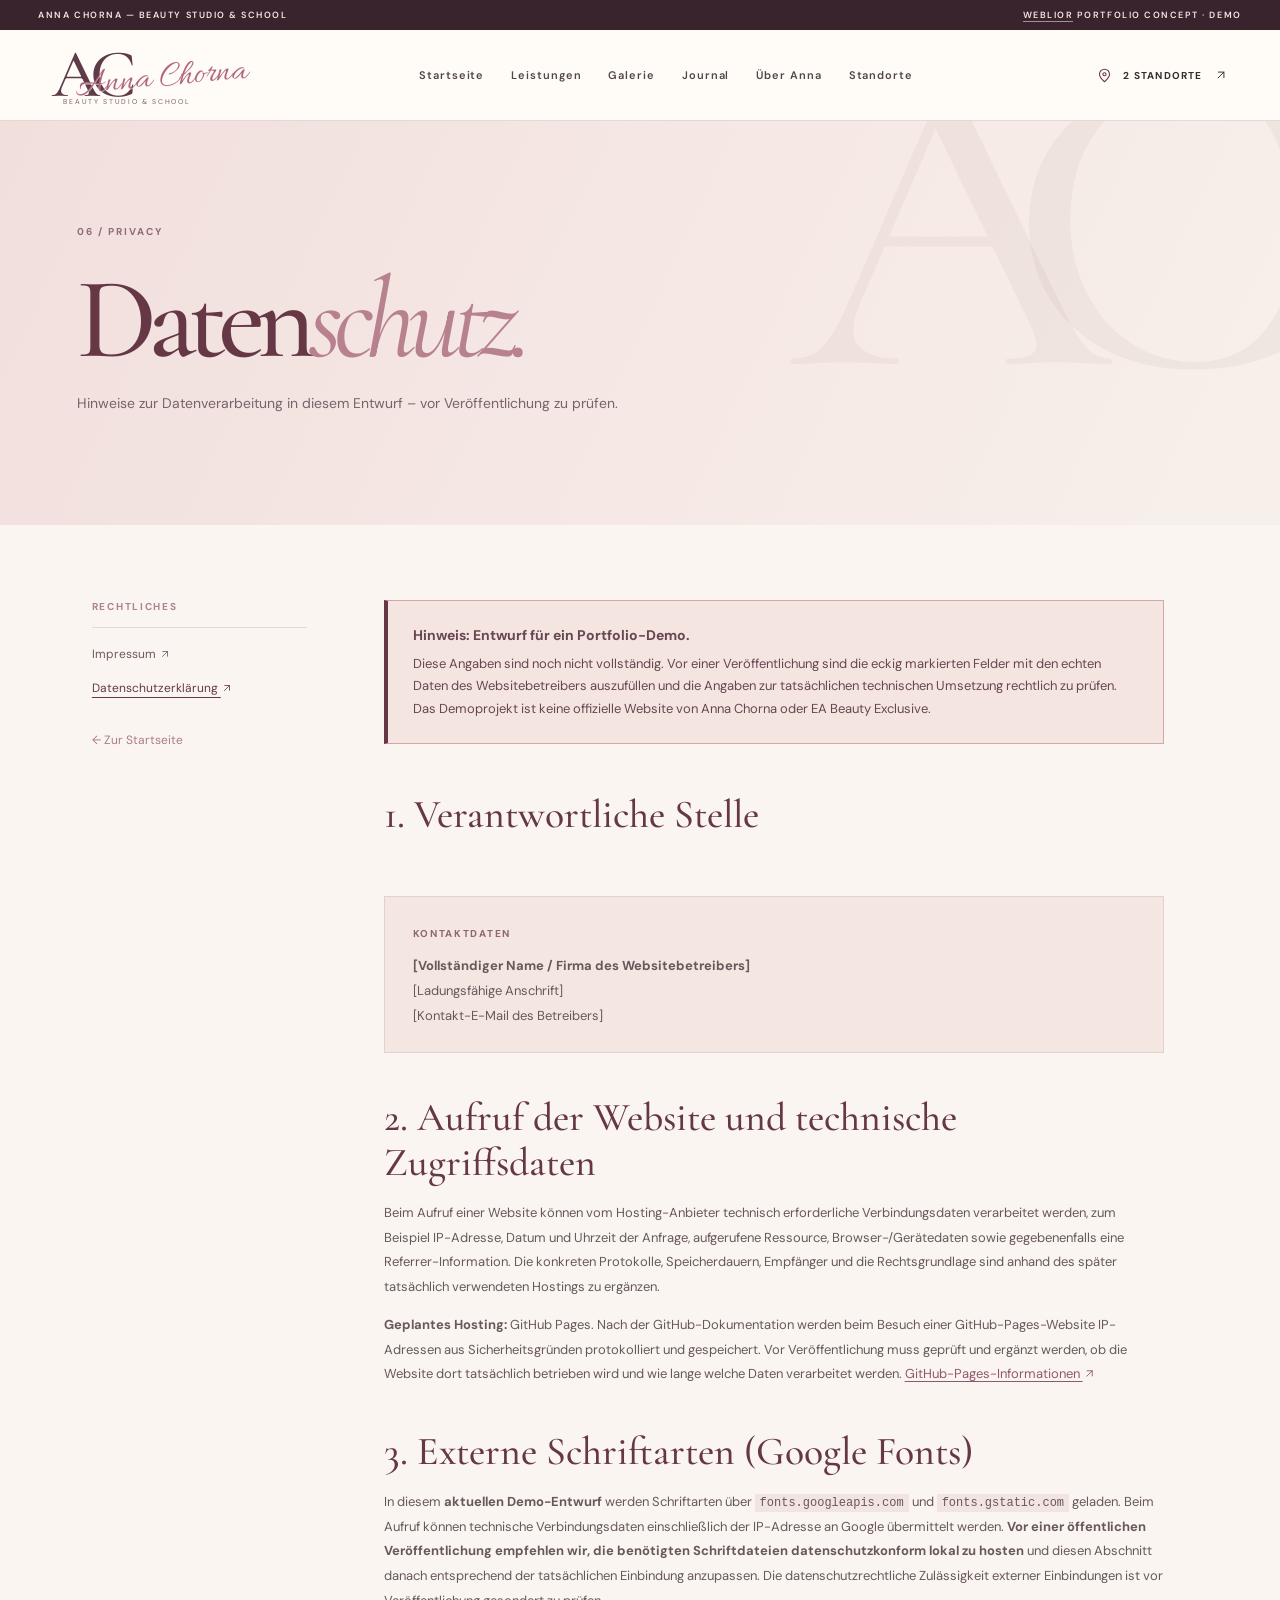
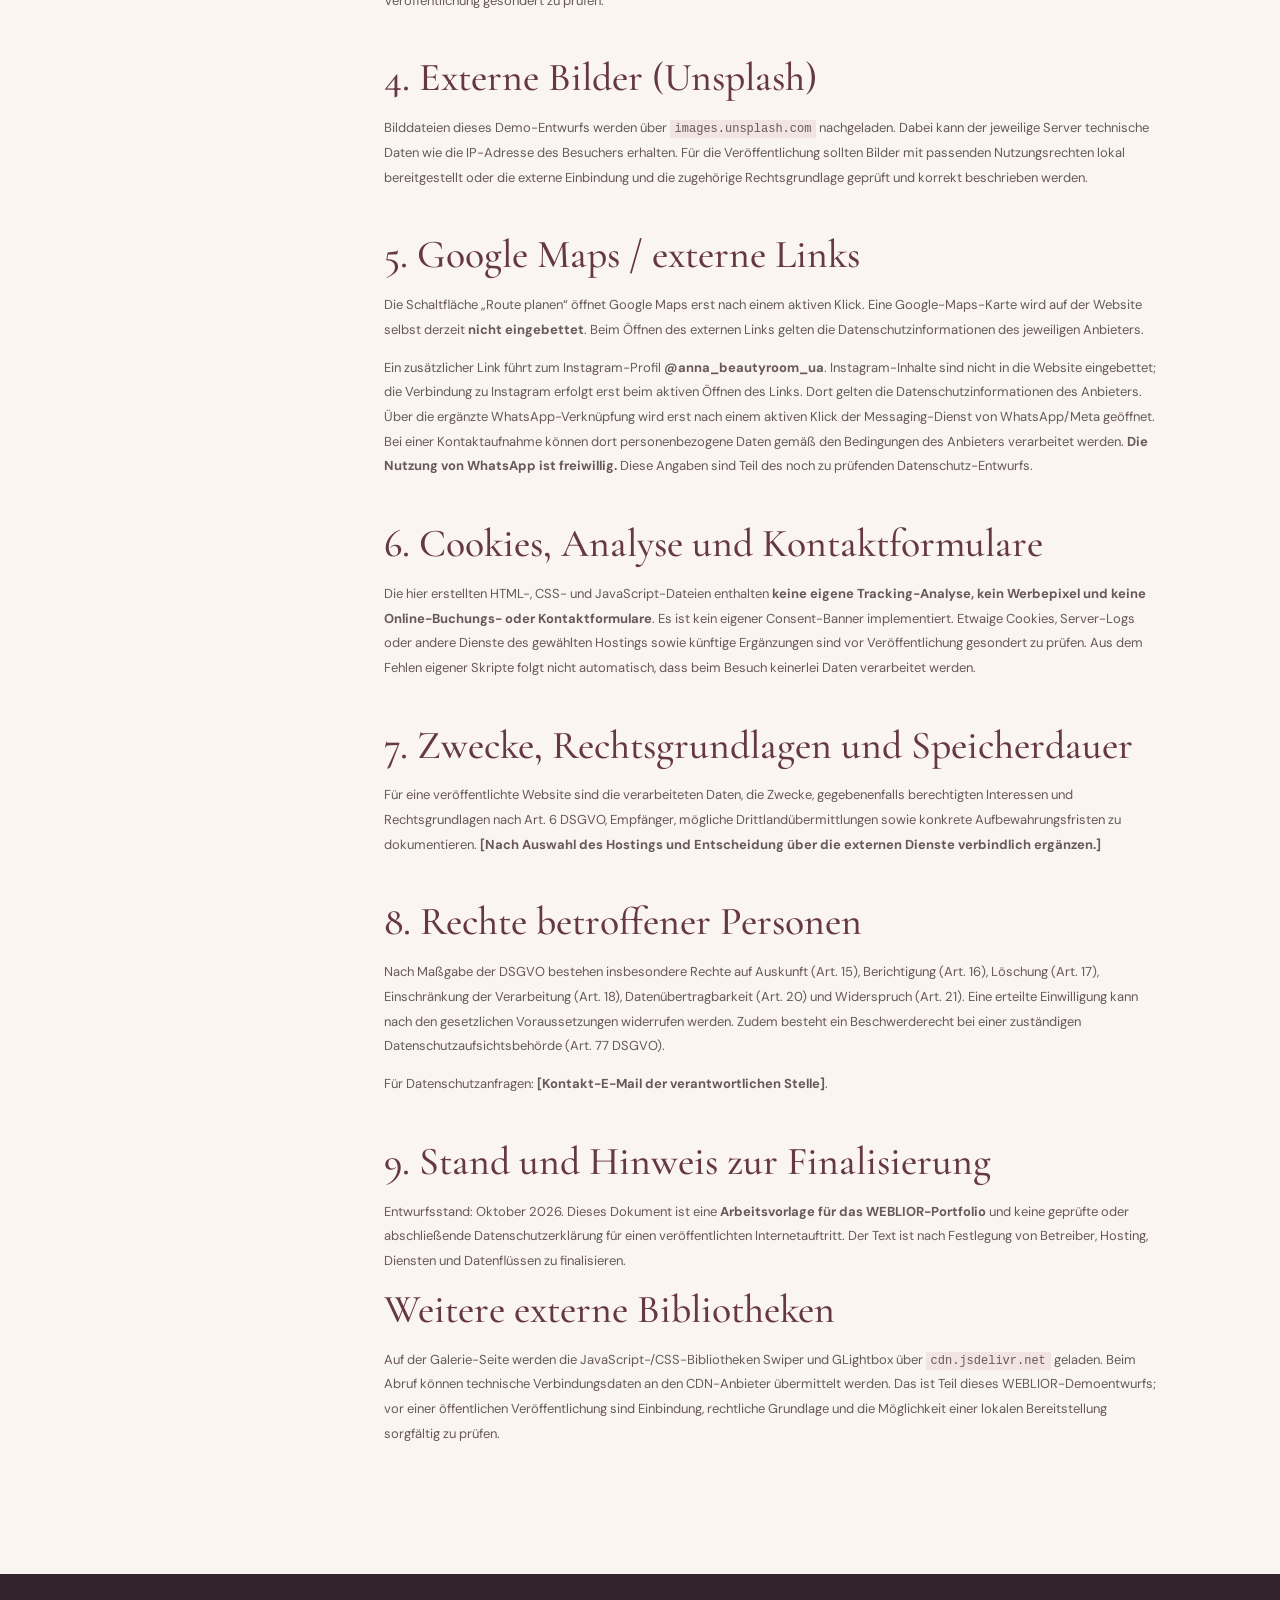
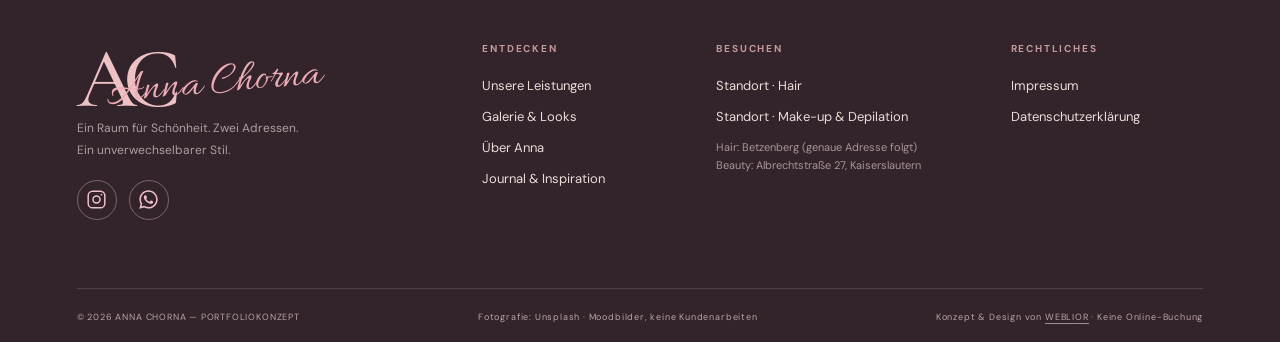
<file: datenschutz.html>
<!DOCTYPE html>

<html lang="de"><head><meta charset="utf-8"/><meta content="width=device-width,initial-scale=1,viewport-fit=cover" name="viewport"/><meta content="noindex,nofollow,noarchive" name="robots"/><meta content="strict-origin-when-cross-origin" name="referrer"/><meta content="#faf5f0" name="theme-color"/><meta content="Datenschutzhinweise für Anna Chorna Beauty Studio &amp; School. Die rechtlichen Angaben müssen vor der Veröffentlichung geprüft werden." name="description"/><title>Datenschutzerklärung | Anna Chorna Beauty Studio</title><link href="https://fonts.googleapis.com" rel="preconnect"/><link crossorigin="" href="https://fonts.gstatic.com" rel="preconnect"/><link href="https://fonts.googleapis.com/css2?family=Allura&amp;family=Bodoni+Moda:ital,opsz,wght@0,6..96,400;0,6..96,500;0,6..96,600;1,6..96,400;1,6..96,500&amp;family=Cormorant+Garamond:ital,wght@0,400;0,500;0,600;0,700;1,400;1,500;1,600&amp;family=DM+Sans:wght@400;500;600;700&amp;display=swap" rel="stylesheet"/><link href="assets/style.css" rel="stylesheet"/><script defer="" src="assets/site.js"></script><meta content="WEBLIOR — Konzept &amp; Design" name="author"/><meta content="light" name="color-scheme"/><meta content="summary_large_image" name="twitter:card"/><meta content="Datenschutzerklärung | Anna Chorna Beauty Studio" name="twitter:title"/><meta content="Datenschutzhinweise für Anna Chorna Beauty Studio &amp; School. Die rechtlichen Angaben müssen vor der Veröffentlichung geprüft werden." name="twitter:description"/><meta content="website" property="og:type"/><meta content="de_DE" property="og:locale"/><meta content="Anna Chorna Beauty Studio &amp; School" property="og:site_name"/><meta content="Datenschutzerklärung | Anna Chorna Beauty Studio" property="og:title"/><meta content="Datenschutzhinweise für Anna Chorna Beauty Studio &amp; School. Die rechtlichen Angaben müssen vor der Veröffentlichung geprüft werden." property="og:description"/><meta content="https://serdjuktanya.github.io/anna-chorna-beauty/datenschutz.html" property="og:url"/><meta content="https://serdjuktanya.github.io/anna-chorna-beauty/assets/og-anna-chorna-v219.jpg" property="og:image"/><meta content="https://serdjuktanya.github.io/anna-chorna-beauty/assets/og-anna-chorna-v219.jpg" property="og:image:secure_url"/><meta content="image/jpeg" property="og:image:type"/><meta content="1200" property="og:image:width"/><meta content="630" property="og:image:height"/><meta content="https://serdjuktanya.github.io/anna-chorna-beauty/assets/og-anna-chorna-v219.jpg" name="twitter:image"/><link href="assets/favicon.svg" rel="icon" type="image/svg+xml"/><link href="assets/apple-touch-icon.png" rel="apple-touch-icon" sizes="180x180"/><link href="site.webmanifest" rel="manifest"/><script type="application/ld+json">{"@context": "https://schema.org", "@type": "WebPage", "name": "Datenschutz – Konzeptwebsite Anna Chorna | WEBLIOR", "description": "Datenschutzhinweise im Entwurf für die WEBLIOR-Konzeptwebsite Anna Chorna; vor öffentlicher Nutzung rechtlich prüfen.", "inLanguage": "de-DE", "isPartOf": {"@type": "WebSite", "name": "Anna Chorna — WEBLIOR Portfolio Concept", "inLanguage": "de-DE"}, "about": {"@type": "CreativeWork", "name": "Anna Chorna Beauty Studio & School — Webdesignkonzept", "creator": {"@type": "Organization", "name": "WEBLIOR"}, "isAccessibleForFree": true, "description": "Unveröffentlichtes Portfolio-Konzept. Keine verifizierten Kundenarbeiten oder Betreiberangaben."}}</script><meta content="Illustratives Beauty-Porträt mit dem Logo Anna Chorna Beauty Studio &amp; School" property="og:image:alt"/></head><body class="page-legal"><a class="skip-link" href="#main">Zum Inhalt springen</a><div class="concept-bar"><span>ANNA CHORNA — BEAUTY STUDIO &amp; SCHOOL</span><span><a aria-label="WEBLIOR Webdesign in einem neuen Tab öffnen" class="weblior-credit-link" href="https://weblior.de/" rel="noopener noreferrer" target="_blank">WEBLIOR</a> PORTFOLIO CONCEPT · DEMO</span></div><header class="site-header" id="top">
<div class="header-inner">
<a aria-label="Anna Chorna — Startseite" class="wordmark" href="index.html"><span aria-hidden="true" class="brand-crest"><span class="brand-ac">AC</span><span class="brand-script">Anna Chorna</span></span><small>BEAUTY STUDIO &amp; SCHOOL</small></a>
<button aria-controls="site-nav" aria-expanded="false" aria-label="Menü öffnen" class="nav-toggle" type="button"><span></span><span></span><span></span></button>
<nav aria-label="Hauptnavigation" class="site-nav" id="site-nav"><a href="index.html">Startseite</a><a href="leistungen.html">Leistungen</a><a href="galerie.html">Galerie</a><a href="journal.html">Journal</a><a href="ueber-anna.html">Über Anna</a><a href="kontakt.html">Standorte</a></nav>
<a class="header-location" href="kontakt.html"><span aria-hidden="true" class="pin-icon"><svg aria-hidden="true" class="ui-icon" viewbox="0 0 24 24"><path d="M20 10c0 5-8 12-8 12S4 15 4 10a8 8 0 1 1 16 0Z"></path><circle cx="12" cy="10" r="2.5"></circle></svg></span> 2 STANDORTE <span class="arrow"><svg aria-hidden="true" class="icon-arrow-up-right" fill="none" focusable="false" stroke="currentColor" stroke-linecap="round" stroke-linejoin="round" stroke-width="1.65" viewbox="0 0 24 24" xmlns="http://www.w3.org/2000/svg"><path d="M7 17 17 7M7.5 7H17v9.5"></path></svg></span></a>
</div>
</header><main id="main"><section class="legal-hero section-shell"><div aria-hidden="true" class="legal-hero-decoration">AC</div><span class="micro-label" data-reveal="rise">06 / PRIVACY</span><h1 data-reveal="rise" id="legal-title">Daten<em>schutz.</em></h1><p data-reveal="slide">Hinweise zur Datenverarbeitung in diesem Entwurf – vor Veröffentlichung zu prüfen.</p></section><div class="legal-shell"><aside class="legal-side"><span>RECHTLICHES</span><a href="impressum.html">Impressum <svg aria-hidden="true" class="icon-arrow-up-right" fill="none" focusable="false" stroke="currentColor" stroke-linecap="round" stroke-linejoin="round" stroke-width="1.65" viewbox="0 0 24 24" xmlns="http://www.w3.org/2000/svg"><path d="M7 17 17 7M7.5 7H17v9.5"></path></svg></a><a aria-current="page" href="datenschutz.html">Datenschutzerklärung <svg aria-hidden="true" class="icon-arrow-up-right" fill="none" focusable="false" stroke="currentColor" stroke-linecap="round" stroke-linejoin="round" stroke-width="1.65" viewbox="0 0 24 24" xmlns="http://www.w3.org/2000/svg"><path d="M7 17 17 7M7.5 7H17v9.5"></path></svg></a><a class="legal-back" href="index.html">← Zur Startseite</a></aside><div class="legal-main"><div class="legal-warning" role="note"><strong>Hinweis: Entwurf für ein Portfolio-Demo.</strong> Diese Angaben sind noch nicht vollständig. Vor einer Veröffentlichung sind die eckig markierten Felder mit den echten Daten des Websitebetreibers auszufüllen und die Angaben zur tatsächlichen technischen Umsetzung rechtlich zu prüfen. Das Demoprojekt ist keine offizielle Website von Anna Chorna oder EA Beauty Exclusive.</div>
<section aria-labelledby="legal-title" class="legal-content">
<h2 data-reveal="rise" id="verantwortlicher">1. Verantwortliche Stelle</h2>
<p data-reveal="soft">Verantwortlich für die Verarbeitung personenbezogener Daten beim veröffentlichten WEBLIOR-Portfolioprojekt:</p>
<div class="legal-detail"><span>KONTAKTDATEN</span><p data-reveal="slide"><strong>[Vollständiger Name / Firma des Websitebetreibers]</strong><br/>[Ladungsfähige Anschrift]<br/>[Kontakt-E-Mail des Betreibers]</p></div>
<h2 data-reveal="rise" id="zugriff">2. Aufruf der Website und technische Zugriffsdaten</h2>
<p data-reveal="soft">Beim Aufruf einer Website können vom Hosting-Anbieter technisch erforderliche Verbindungsdaten verarbeitet werden, zum Beispiel IP-Adresse, Datum und Uhrzeit der Anfrage, aufgerufene Ressource, Browser-/Gerätedaten sowie gegebenenfalls eine Referrer-Information. Die konkreten Protokolle, Speicherdauern, Empfänger und die Rechtsgrundlage sind anhand des später tatsächlich verwendeten Hostings zu ergänzen.</p>
<p data-reveal="slide"><strong>Geplantes Hosting:</strong> GitHub Pages. Nach der GitHub-Dokumentation werden beim Besuch einer GitHub-Pages-Website IP-Adressen aus Sicherheitsgründen protokolliert und gespeichert. Vor Veröffentlichung muss geprüft und ergänzt werden, ob die Website dort tatsächlich betrieben wird und wie lange welche Daten verarbeitet werden. <a href="https://docs.github.com/de/pages/getting-started-with-github-pages/what-is-github-pages" rel="noopener noreferrer" target="_blank">GitHub-Pages-Informationen <svg aria-hidden="true" class="icon-arrow-up-right" fill="none" focusable="false" stroke="currentColor" stroke-linecap="round" stroke-linejoin="round" stroke-width="1.65" viewbox="0 0 24 24" xmlns="http://www.w3.org/2000/svg"><path d="M7 17 17 7M7.5 7H17v9.5"></path></svg></a></p>
<h2 data-reveal="rise" id="schriftarten">3. Externe Schriftarten (Google Fonts)</h2>
<p data-reveal="soft">In diesem <strong>aktuellen Demo-Entwurf</strong> werden Schriftarten über <code>fonts.googleapis.com</code> und <code>fonts.gstatic.com</code> geladen. Beim Aufruf können technische Verbindungsdaten einschließlich der IP-Adresse an Google übermittelt werden. <strong>Vor einer öffentlichen Veröffentlichung empfehlen wir, die benötigten Schriftdateien datenschutzkonform lokal zu hosten</strong> und diesen Abschnitt danach entsprechend der tatsächlichen Einbindung anzupassen. Die datenschutzrechtliche Zulässigkeit externer Einbindungen ist vor Veröffentlichung gesondert zu prüfen.</p>
<h2 data-reveal="rise" id="bilder">4. Externe Bilder (Unsplash)</h2>
<p data-reveal="slide">Bilddateien dieses Demo-Entwurfs werden über <code>images.unsplash.com</code> nachgeladen. Dabei kann der jeweilige Server technische Daten wie die IP-Adresse des Besuchers erhalten. Für die Veröffentlichung sollten Bilder mit passenden Nutzungsrechten lokal bereitgestellt oder die externe Einbindung und die zugehörige Rechtsgrundlage geprüft und korrekt beschrieben werden.</p>
<h2 data-reveal="rise" id="karten">5. Google Maps / externe Links</h2>
<p data-reveal="soft">Die Schaltfläche „Route planen“ öffnet Google Maps erst nach einem aktiven Klick. Eine Google-Maps-Karte wird auf der Website selbst derzeit <strong>nicht eingebettet</strong>. Beim Öffnen des externen Links gelten die Datenschutzinformationen des jeweiligen Anbieters.</p>
<p data-reveal="soft">Ein zusätzlicher Link führt zum Instagram-Profil <strong>@anna_beautyroom_ua</strong>. Instagram-Inhalte sind nicht in die Website eingebettet; die Verbindung zu Instagram erfolgt erst beim aktiven Öffnen des Links. Dort gelten die Datenschutzinformationen des Anbieters. Über die ergänzte WhatsApp-Verknüpfung wird erst nach einem aktiven Klick der Messaging-Dienst von WhatsApp/Meta geöffnet. Bei einer Kontaktaufnahme können dort personenbezogene Daten gemäß den Bedingungen des Anbieters verarbeitet werden. <strong>Die Nutzung von WhatsApp ist freiwillig.</strong> Diese Angaben sind Teil des noch zu prüfenden Datenschutz-Entwurfs.</p>
<h2 data-reveal="rise" id="cookies">6. Cookies, Analyse und Kontaktformulare</h2>
<p data-reveal="slide">Die hier erstellten HTML-, CSS- und JavaScript-Dateien enthalten <strong>keine eigene Tracking-Analyse, kein Werbepixel und keine Online-Buchungs- oder Kontaktformulare</strong>. Es ist kein eigener Consent-Banner implementiert. Etwaige Cookies, Server-Logs oder andere Dienste des gewählten Hostings sowie künftige Ergänzungen sind vor Veröffentlichung gesondert zu prüfen. Aus dem Fehlen eigener Skripte folgt nicht automatisch, dass beim Besuch keinerlei Daten verarbeitet werden.</p>
<h2 data-reveal="rise" id="rechtsgrundlagen">7. Zwecke, Rechtsgrundlagen und Speicherdauer</h2>
<p data-reveal="soft">Für eine veröffentlichte Website sind die verarbeiteten Daten, die Zwecke, gegebenenfalls berechtigten Interessen und Rechtsgrundlagen nach Art. 6 DSGVO, Empfänger, mögliche Drittlandübermittlungen sowie konkrete Aufbewahrungsfristen zu dokumentieren. <strong>[Nach Auswahl des Hostings und Entscheidung über die externen Dienste verbindlich ergänzen.]</strong></p>
<h2 data-reveal="rise" id="rechte">8. Rechte betroffener Personen</h2>
<p data-reveal="slide">Nach Maßgabe der DSGVO bestehen insbesondere Rechte auf Auskunft (Art. 15), Berichtigung (Art. 16), Löschung (Art. 17), Einschränkung der Verarbeitung (Art. 18), Datenübertragbarkeit (Art. 20) und Widerspruch (Art. 21). Eine erteilte Einwilligung kann nach den gesetzlichen Voraussetzungen widerrufen werden. Zudem besteht ein Beschwerderecht bei einer zuständigen Datenschutzaufsichtsbehörde (Art. 77 DSGVO).</p>
<p data-reveal="soft">Für Datenschutzanfragen: <strong>[Kontakt-E-Mail der verantwortlichen Stelle]</strong>.</p>
<h2 data-reveal="rise" id="stand">9. Stand und Hinweis zur Finalisierung</h2>
<p data-reveal="slide">Entwurfsstand: Oktober 2026. Dieses Dokument ist eine <strong>Arbeitsvorlage für das WEBLIOR-Portfolio</strong> und keine geprüfte oder abschließende Datenschutzerklärung für einen veröffentlichten Internetauftritt. Der Text ist nach Festlegung von Betreiber, Hosting, Diensten und Datenflüssen zu finalisieren.</p>
<section aria-labelledby="vendor-note" class="legal-vendor-note"><h2 id="vendor-note">Weitere externe Bibliotheken</h2><p>Auf der Galerie-Seite werden die JavaScript-/CSS-Bibliotheken Swiper und GLightbox über <code>cdn.jsdelivr.net</code> geladen. Beim Abruf können technische Verbindungsdaten an den CDN-Anbieter übermittelt werden. Das ist Teil dieses WEBLIOR-Demoentwurfs; vor einer öffentlichen Veröffentlichung sind Einbindung, rechtliche Grundlage und die Möglichkeit einer lokalen Bereitstellung sorgfältig zu prüfen.</p></section></section></div></div></main><button aria-label="Nach oben scrollen" class="back-top" type="button"><svg aria-hidden="true" class="ui-icon" viewbox="0 0 24 24"><path d="m12 19 0-14m-7 7 7-7 7 7"></path></svg></button><footer class="site-footer"><div class="footer-inner"><div class="foot-brand"><span aria-hidden="true" class="brand-crest"><span class="brand-ac">AC</span><span class="brand-script">Anna Chorna</span></span><p>Ein Raum für Schönheit. Zwei Adressen.<br/>Ein unverwechselbarer Stil.</p><div aria-label="Instagram und WhatsApp" class="social-icon-links"><a aria-label="Anna Chorna auf Instagram öffnen" class="social-icon-link" href="https://www.instagram.com/anna_beautyroom_ua/" rel="noopener noreferrer" target="_blank" title="Instagram"><svg aria-hidden="true" fill="none" stroke="currentColor" stroke-linecap="round" stroke-linejoin="round" stroke-width="1.7" viewbox="0 0 24 24"><rect height="19" rx="5" width="19" x="2.5" y="2.5"></rect><circle cx="12" cy="12" r="4"></circle><circle cx="17.7" cy="6.5" fill="currentColor" r="1" stroke="none"></circle></svg></a><a aria-label="Anna Chorna auf WhatsApp kontaktieren" class="social-icon-link" href="https://wa.me/4915155448378" rel="noopener noreferrer" target="_blank" title="WhatsApp"><svg aria-hidden="true" fill="currentColor" viewbox="0 0 448 512" xmlns="http://www.w3.org/2000/svg"><path d="M380.9 97.1C339 55.1 283.2 32 223.9 32c-122.4 0-222 99.6-222 222 0 39.1 10.2 77.3 29.6 111L0 480l117.7-30.9c32.4 17.7 68.9 27 106.1 27h.1c122.3 0 224.1-99.6 224.1-222 0-59.3-25.2-115-67.1-157zm-157 341.6c-33.2 0-65.7-8.9-94-25.7l-6.7-4-69.8 18.3L72 359.2l-4.4-7c-18.5-29.4-28.2-63.3-28.2-98.2 0-101.7 82.8-184.5 184.6-184.5 49.3 0 95.6 19.2 130.4 54.1 34.8 34.9 56.2 81.2 56.1 130.5 0 101.8-84.9 184.6-186.6 184.6zm101.2-138.2c-5.5-2.8-32.8-16.2-37.9-18-5.1-1.9-8.8-2.8-12.5 2.8-3.7 5.6-14.3 18-17.6 21.8-3.2 3.7-6.5 4.2-12 1.4-32.6-16.3-54-29.1-75.5-66-5.7-9.8 5.7-9.1 16.3-30.3 1.8-3.7.9-6.9-.5-9.7-1.4-2.8-12.5-30.1-17.1-41.2-4.5-10.8-9.1-9.3-12.5-9.5-3.2-.2-6.9-.2-10.6-.2-3.7 0-9.7 1.4-14.8 6.9-5.1 5.6-19.4 19-19.4 46.3 0 27.3 19.9 53.7 22.6 57.4 2.8 3.7 39.1 59.7 94.8 83.8 35.2 15.2 49 16.5 66.6 13.9 10.7-1.6 32.8-13.4 37.4-26.4 4.6-13 4.6-24.1 3.2-26.4-1.3-2.5-5-3.9-10.5-6.6z"></path></svg></a></div></div><div class="footer-links"><span>ENTDECKEN</span><a href="leistungen.html">Unsere Leistungen</a><a href="galerie.html">Galerie &amp; Looks</a><a href="ueber-anna.html">Über Anna</a><a href="journal.html">Journal &amp; Inspiration</a></div><div class="footer-links"><span>BESUCHEN</span><a href="kontakt.html#hair-location">Standort · Hair</a><a href="kontakt.html#beauty-location">Standort · Make-up &amp; Depilation</a><p>Hair: Betzenberg (genaue Adresse folgt)<br/>Beauty: Albrechtstraße 27, Kaiserslautern</p></div><div class="footer-links footer-legal"><span>RECHTLICHES</span><a href="impressum.html">Impressum</a><a href="datenschutz.html">Datenschutzerklärung</a></div></div><div class="footer-bottom"><span>© 2026 ANNA CHORNA — PORTFOLIOKONZEPT</span><span>Fotografie: Unsplash · Moodbilder, keine Kundenarbeiten</span><span>Konzept &amp; Design von <a aria-label="WEBLIOR Webdesign in einem neuen Tab öffnen" class="weblior-credit-link" href="https://weblior.de/" rel="noopener noreferrer" target="_blank">WEBLIOR</a> · Keine Online-Buchung</span></div></footer></body></html>
</file>
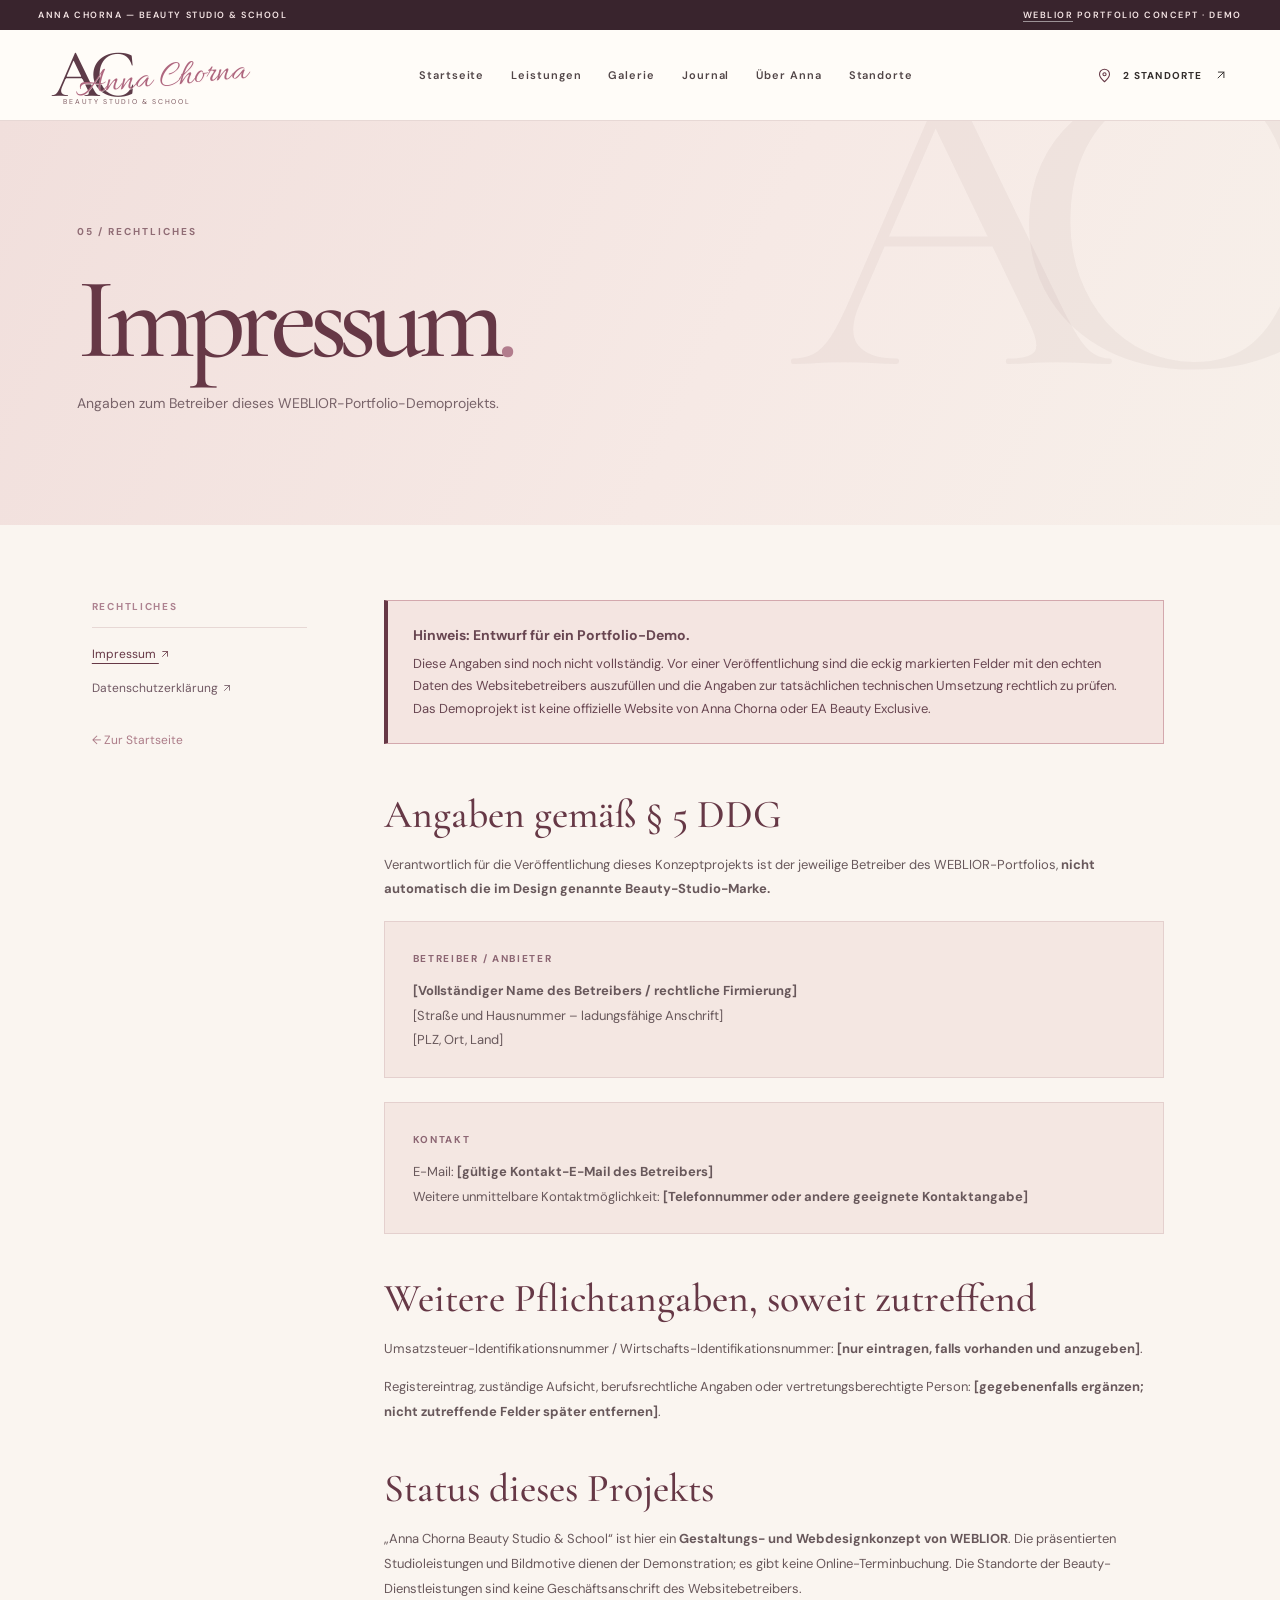
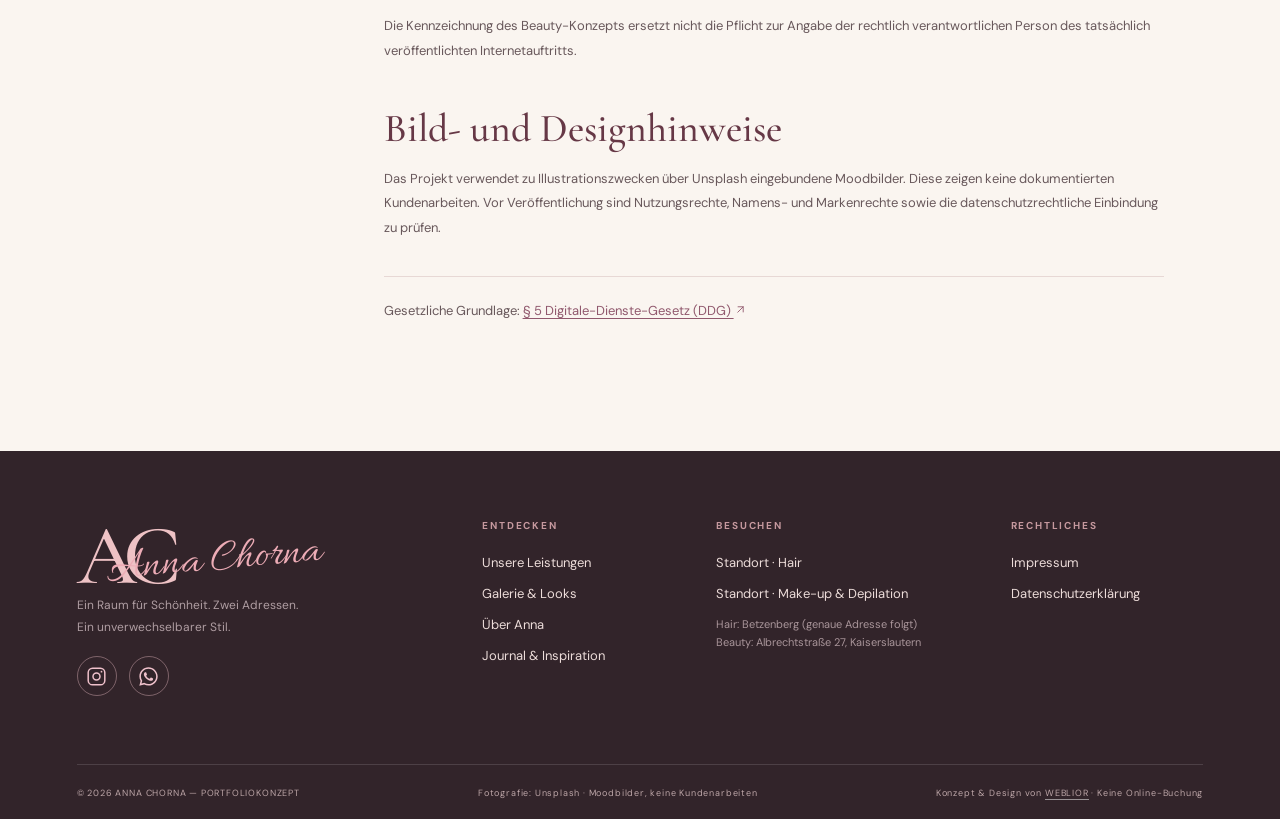
<file: impressum.html>
<!DOCTYPE html>

<html lang="de"><head><meta charset="utf-8"/><meta content="width=device-width,initial-scale=1,viewport-fit=cover" name="viewport"/><meta content="noindex,nofollow,noarchive" name="robots"/><meta content="strict-origin-when-cross-origin" name="referrer"/><meta content="#faf5f0" name="theme-color"/><meta content="Impressum der Website Anna Chorna Beauty Studio &amp; School. Rechtliche Angaben befinden sich derzeit in Vorbereitung." name="description"/><title>Impressum | Anna Chorna Beauty Studio &amp; School</title><link href="https://fonts.googleapis.com" rel="preconnect"/><link crossorigin="" href="https://fonts.gstatic.com" rel="preconnect"/><link href="https://fonts.googleapis.com/css2?family=Allura&amp;family=Bodoni+Moda:ital,opsz,wght@0,6..96,400;0,6..96,500;0,6..96,600;1,6..96,400;1,6..96,500&amp;family=Cormorant+Garamond:ital,wght@0,400;0,500;0,600;0,700;1,400;1,500;1,600&amp;family=DM+Sans:wght@400;500;600;700&amp;display=swap" rel="stylesheet"/><link href="assets/style.css" rel="stylesheet"/><script defer="" src="assets/site.js"></script><meta content="WEBLIOR — Konzept &amp; Design" name="author"/><meta content="light" name="color-scheme"/><meta content="summary_large_image" name="twitter:card"/><meta content="Impressum | Anna Chorna Beauty Studio &amp; School" name="twitter:title"/><meta content="Impressum der Website Anna Chorna Beauty Studio &amp; School. Rechtliche Angaben befinden sich derzeit in Vorbereitung." name="twitter:description"/><meta content="website" property="og:type"/><meta content="de_DE" property="og:locale"/><meta content="Anna Chorna Beauty Studio &amp; School" property="og:site_name"/><meta content="Impressum | Anna Chorna Beauty Studio &amp; School" property="og:title"/><meta content="Impressum der Website Anna Chorna Beauty Studio &amp; School. Rechtliche Angaben befinden sich derzeit in Vorbereitung." property="og:description"/><meta content="https://serdjuktanya.github.io/anna-chorna-beauty/impressum.html" property="og:url"/><meta content="https://serdjuktanya.github.io/anna-chorna-beauty/assets/og-anna-chorna-v219.jpg" property="og:image"/><meta content="https://serdjuktanya.github.io/anna-chorna-beauty/assets/og-anna-chorna-v219.jpg" property="og:image:secure_url"/><meta content="image/jpeg" property="og:image:type"/><meta content="1200" property="og:image:width"/><meta content="630" property="og:image:height"/><meta content="https://serdjuktanya.github.io/anna-chorna-beauty/assets/og-anna-chorna-v219.jpg" name="twitter:image"/><link href="assets/favicon.svg" rel="icon" type="image/svg+xml"/><link href="assets/apple-touch-icon.png" rel="apple-touch-icon" sizes="180x180"/><link href="site.webmanifest" rel="manifest"/><script type="application/ld+json">{"@context": "https://schema.org", "@type": "WebPage", "name": "Impressum – Konzeptwebsite Anna Chorna | WEBLIOR", "description": "Impressum-Entwurf der WEBLIOR-Konzeptwebsite Anna Chorna. Betreiberangaben müssen vor Veröffentlichung vervollständigt werden.", "inLanguage": "de-DE", "isPartOf": {"@type": "WebSite", "name": "Anna Chorna — WEBLIOR Portfolio Concept", "inLanguage": "de-DE"}, "about": {"@type": "CreativeWork", "name": "Anna Chorna Beauty Studio & School — Webdesignkonzept", "creator": {"@type": "Organization", "name": "WEBLIOR"}, "isAccessibleForFree": true, "description": "Unveröffentlichtes Portfolio-Konzept. Keine verifizierten Kundenarbeiten oder Betreiberangaben."}}</script><meta content="Illustratives Beauty-Porträt mit dem Logo Anna Chorna Beauty Studio &amp; School" property="og:image:alt"/></head><body class="page-legal"><a class="skip-link" href="#main">Zum Inhalt springen</a><div class="concept-bar"><span>ANNA CHORNA — BEAUTY STUDIO &amp; SCHOOL</span><span><a aria-label="WEBLIOR Webdesign in einem neuen Tab öffnen" class="weblior-credit-link" href="https://weblior.de/" rel="noopener noreferrer" target="_blank">WEBLIOR</a> PORTFOLIO CONCEPT · DEMO</span></div><header class="site-header" id="top">
<div class="header-inner">
<a aria-label="Anna Chorna — Startseite" class="wordmark" href="index.html"><span aria-hidden="true" class="brand-crest"><span class="brand-ac">AC</span><span class="brand-script">Anna Chorna</span></span><small>BEAUTY STUDIO &amp; SCHOOL</small></a>
<button aria-controls="site-nav" aria-expanded="false" aria-label="Menü öffnen" class="nav-toggle" type="button"><span></span><span></span><span></span></button>
<nav aria-label="Hauptnavigation" class="site-nav" id="site-nav"><a href="index.html">Startseite</a><a href="leistungen.html">Leistungen</a><a href="galerie.html">Galerie</a><a href="journal.html">Journal</a><a href="ueber-anna.html">Über Anna</a><a href="kontakt.html">Standorte</a></nav>
<a class="header-location" href="kontakt.html"><span aria-hidden="true" class="pin-icon"><svg aria-hidden="true" class="ui-icon" viewbox="0 0 24 24"><path d="M20 10c0 5-8 12-8 12S4 15 4 10a8 8 0 1 1 16 0Z"></path><circle cx="12" cy="10" r="2.5"></circle></svg></span> 2 STANDORTE <span class="arrow"><svg aria-hidden="true" class="icon-arrow-up-right" fill="none" focusable="false" stroke="currentColor" stroke-linecap="round" stroke-linejoin="round" stroke-width="1.65" viewbox="0 0 24 24" xmlns="http://www.w3.org/2000/svg"><path d="M7 17 17 7M7.5 7H17v9.5"></path></svg></span></a>
</div>
</header><main id="main"><section class="legal-hero section-shell"><div aria-hidden="true" class="legal-hero-decoration">AC</div><span class="micro-label" data-reveal="rise">05 / RECHTLICHES</span><h1 data-reveal="rise" id="legal-title">Impressum<span class="legal-dot">.</span></h1><p data-reveal="slide">Angaben zum Betreiber dieses WEBLIOR-Portfolio-Demoprojekts.</p></section><div class="legal-shell"><aside class="legal-side"><span>RECHTLICHES</span><a aria-current="page" href="impressum.html">Impressum <svg aria-hidden="true" class="icon-arrow-up-right" fill="none" focusable="false" stroke="currentColor" stroke-linecap="round" stroke-linejoin="round" stroke-width="1.65" viewbox="0 0 24 24" xmlns="http://www.w3.org/2000/svg"><path d="M7 17 17 7M7.5 7H17v9.5"></path></svg></a><a href="datenschutz.html">Datenschutzerklärung <svg aria-hidden="true" class="icon-arrow-up-right" fill="none" focusable="false" stroke="currentColor" stroke-linecap="round" stroke-linejoin="round" stroke-width="1.65" viewbox="0 0 24 24" xmlns="http://www.w3.org/2000/svg"><path d="M7 17 17 7M7.5 7H17v9.5"></path></svg></a><a class="legal-back" href="index.html">← Zur Startseite</a></aside><div class="legal-main"><div class="legal-warning" role="note"><strong>Hinweis: Entwurf für ein Portfolio-Demo.</strong> Diese Angaben sind noch nicht vollständig. Vor einer Veröffentlichung sind die eckig markierten Felder mit den echten Daten des Websitebetreibers auszufüllen und die Angaben zur tatsächlichen technischen Umsetzung rechtlich zu prüfen. Das Demoprojekt ist keine offizielle Website von Anna Chorna oder EA Beauty Exclusive.</div>
<section aria-labelledby="legal-title" class="legal-content">
<h2 data-reveal="rise" id="angaben">Angaben gemäß § 5 DDG</h2>
<p data-reveal="soft">Verantwortlich für die Veröffentlichung dieses Konzeptprojekts ist der jeweilige Betreiber des WEBLIOR-Portfolios, <strong>nicht automatisch die im Design genannte Beauty-Studio-Marke.</strong></p>
<div class="legal-detail"><span>BETREIBER / ANBIETER</span><p data-reveal="slide"><strong>[Vollständiger Name des Betreibers / rechtliche Firmierung]</strong><br/>[Straße und Hausnummer – ladungsfähige Anschrift]<br/>[PLZ, Ort, Land]</p></div>
<div class="legal-detail"><span>KONTAKT</span><p data-reveal="soft">E-Mail: <strong>[gültige Kontakt-E-Mail des Betreibers]</strong><br/>Weitere unmittelbare Kontaktmöglichkeit: <strong>[Telefonnummer oder andere geeignete Kontaktangabe]</strong></p></div>
<h2 data-reveal="rise" id="weitere-angaben">Weitere Pflichtangaben, soweit zutreffend</h2>
<p data-reveal="slide">Umsatzsteuer-Identifikationsnummer / Wirtschafts-Identifikationsnummer: <strong>[nur eintragen, falls vorhanden und anzugeben]</strong>.</p>
<p data-reveal="soft">Registereintrag, zuständige Aufsicht, berufsrechtliche Angaben oder vertretungsberechtigte Person: <strong>[gegebenenfalls ergänzen; nicht zutreffende Felder später entfernen]</strong>.</p>
<h2 data-reveal="rise" id="projektstatus">Status dieses Projekts</h2>
<p data-reveal="slide">„Anna Chorna Beauty Studio &amp; School“ ist hier ein <strong>Gestaltungs- und Webdesignkonzept von WEBLIOR</strong>. Die präsentierten Studioleistungen und Bildmotive dienen der Demonstration; es gibt keine Online-Terminbuchung. Die Standorte der Beauty-Dienstleistungen sind keine Geschäftsanschrift des Websitebetreibers.</p>
<p data-reveal="soft">Die Kennzeichnung des Beauty-Konzepts ersetzt nicht die Pflicht zur Angabe der rechtlich verantwortlichen Person des tatsächlich veröffentlichten Internetauftritts.</p>
<h2 data-reveal="rise" id="bildhinweise">Bild- und Designhinweise</h2>
<p data-reveal="slide">Das Projekt verwendet zu Illustrationszwecken über Unsplash eingebundene Moodbilder. Diese zeigen keine dokumentierten Kundenarbeiten. Vor Veröffentlichung sind Nutzungsrechte, Namens- und Markenrechte sowie die datenschutzrechtliche Einbindung zu prüfen.</p>
<p class="legal-source" data-reveal="soft">Gesetzliche Grundlage: <a href="https://www.gesetze-im-internet.de/ddg/__5.html" rel="noopener noreferrer" target="_blank">§ 5 Digitale-Dienste-Gesetz (DDG) <svg aria-hidden="true" class="icon-arrow-up-right" fill="none" focusable="false" stroke="currentColor" stroke-linecap="round" stroke-linejoin="round" stroke-width="1.65" viewbox="0 0 24 24" xmlns="http://www.w3.org/2000/svg"><path d="M7 17 17 7M7.5 7H17v9.5"></path></svg></a></p>
</section></div></div></main><button aria-label="Nach oben scrollen" class="back-top" type="button"><svg aria-hidden="true" class="ui-icon" viewbox="0 0 24 24"><path d="m12 19 0-14m-7 7 7-7 7 7"></path></svg></button><footer class="site-footer"><div class="footer-inner"><div class="foot-brand"><span aria-hidden="true" class="brand-crest"><span class="brand-ac">AC</span><span class="brand-script">Anna Chorna</span></span><p>Ein Raum für Schönheit. Zwei Adressen.<br/>Ein unverwechselbarer Stil.</p><div aria-label="Instagram und WhatsApp" class="social-icon-links"><a aria-label="Anna Chorna auf Instagram öffnen" class="social-icon-link" href="https://www.instagram.com/anna_beautyroom_ua/" rel="noopener noreferrer" target="_blank" title="Instagram"><svg aria-hidden="true" fill="none" stroke="currentColor" stroke-linecap="round" stroke-linejoin="round" stroke-width="1.7" viewbox="0 0 24 24"><rect height="19" rx="5" width="19" x="2.5" y="2.5"></rect><circle cx="12" cy="12" r="4"></circle><circle cx="17.7" cy="6.5" fill="currentColor" r="1" stroke="none"></circle></svg></a><a aria-label="Anna Chorna auf WhatsApp kontaktieren" class="social-icon-link" href="https://wa.me/4915155448378" rel="noopener noreferrer" target="_blank" title="WhatsApp"><svg aria-hidden="true" fill="currentColor" viewbox="0 0 448 512" xmlns="http://www.w3.org/2000/svg"><path d="M380.9 97.1C339 55.1 283.2 32 223.9 32c-122.4 0-222 99.6-222 222 0 39.1 10.2 77.3 29.6 111L0 480l117.7-30.9c32.4 17.7 68.9 27 106.1 27h.1c122.3 0 224.1-99.6 224.1-222 0-59.3-25.2-115-67.1-157zm-157 341.6c-33.2 0-65.7-8.9-94-25.7l-6.7-4-69.8 18.3L72 359.2l-4.4-7c-18.5-29.4-28.2-63.3-28.2-98.2 0-101.7 82.8-184.5 184.6-184.5 49.3 0 95.6 19.2 130.4 54.1 34.8 34.9 56.2 81.2 56.1 130.5 0 101.8-84.9 184.6-186.6 184.6zm101.2-138.2c-5.5-2.8-32.8-16.2-37.9-18-5.1-1.9-8.8-2.8-12.5 2.8-3.7 5.6-14.3 18-17.6 21.8-3.2 3.7-6.5 4.2-12 1.4-32.6-16.3-54-29.1-75.5-66-5.7-9.8 5.7-9.1 16.3-30.3 1.8-3.7.9-6.9-.5-9.7-1.4-2.8-12.5-30.1-17.1-41.2-4.5-10.8-9.1-9.3-12.5-9.5-3.2-.2-6.9-.2-10.6-.2-3.7 0-9.7 1.4-14.8 6.9-5.1 5.6-19.4 19-19.4 46.3 0 27.3 19.9 53.7 22.6 57.4 2.8 3.7 39.1 59.7 94.8 83.8 35.2 15.2 49 16.5 66.6 13.9 10.7-1.6 32.8-13.4 37.4-26.4 4.6-13 4.6-24.1 3.2-26.4-1.3-2.5-5-3.9-10.5-6.6z"></path></svg></a></div></div><div class="footer-links"><span>ENTDECKEN</span><a href="leistungen.html">Unsere Leistungen</a><a href="galerie.html">Galerie &amp; Looks</a><a href="ueber-anna.html">Über Anna</a><a href="journal.html">Journal &amp; Inspiration</a></div><div class="footer-links"><span>BESUCHEN</span><a href="kontakt.html#hair-location">Standort · Hair</a><a href="kontakt.html#beauty-location">Standort · Make-up &amp; Depilation</a><p>Hair: Betzenberg (genaue Adresse folgt)<br/>Beauty: Albrechtstraße 27, Kaiserslautern</p></div><div class="footer-links footer-legal"><span>RECHTLICHES</span><a href="impressum.html">Impressum</a><a href="datenschutz.html">Datenschutzerklärung</a></div></div><div class="footer-bottom"><span>© 2026 ANNA CHORNA — PORTFOLIOKONZEPT</span><span>Fotografie: Unsplash · Moodbilder, keine Kundenarbeiten</span><span>Konzept &amp; Design von <a aria-label="WEBLIOR Webdesign in einem neuen Tab öffnen" class="weblior-credit-link" href="https://weblior.de/" rel="noopener noreferrer" target="_blank">WEBLIOR</a> · Keine Online-Buchung</span></div></footer></body></html>
</file>
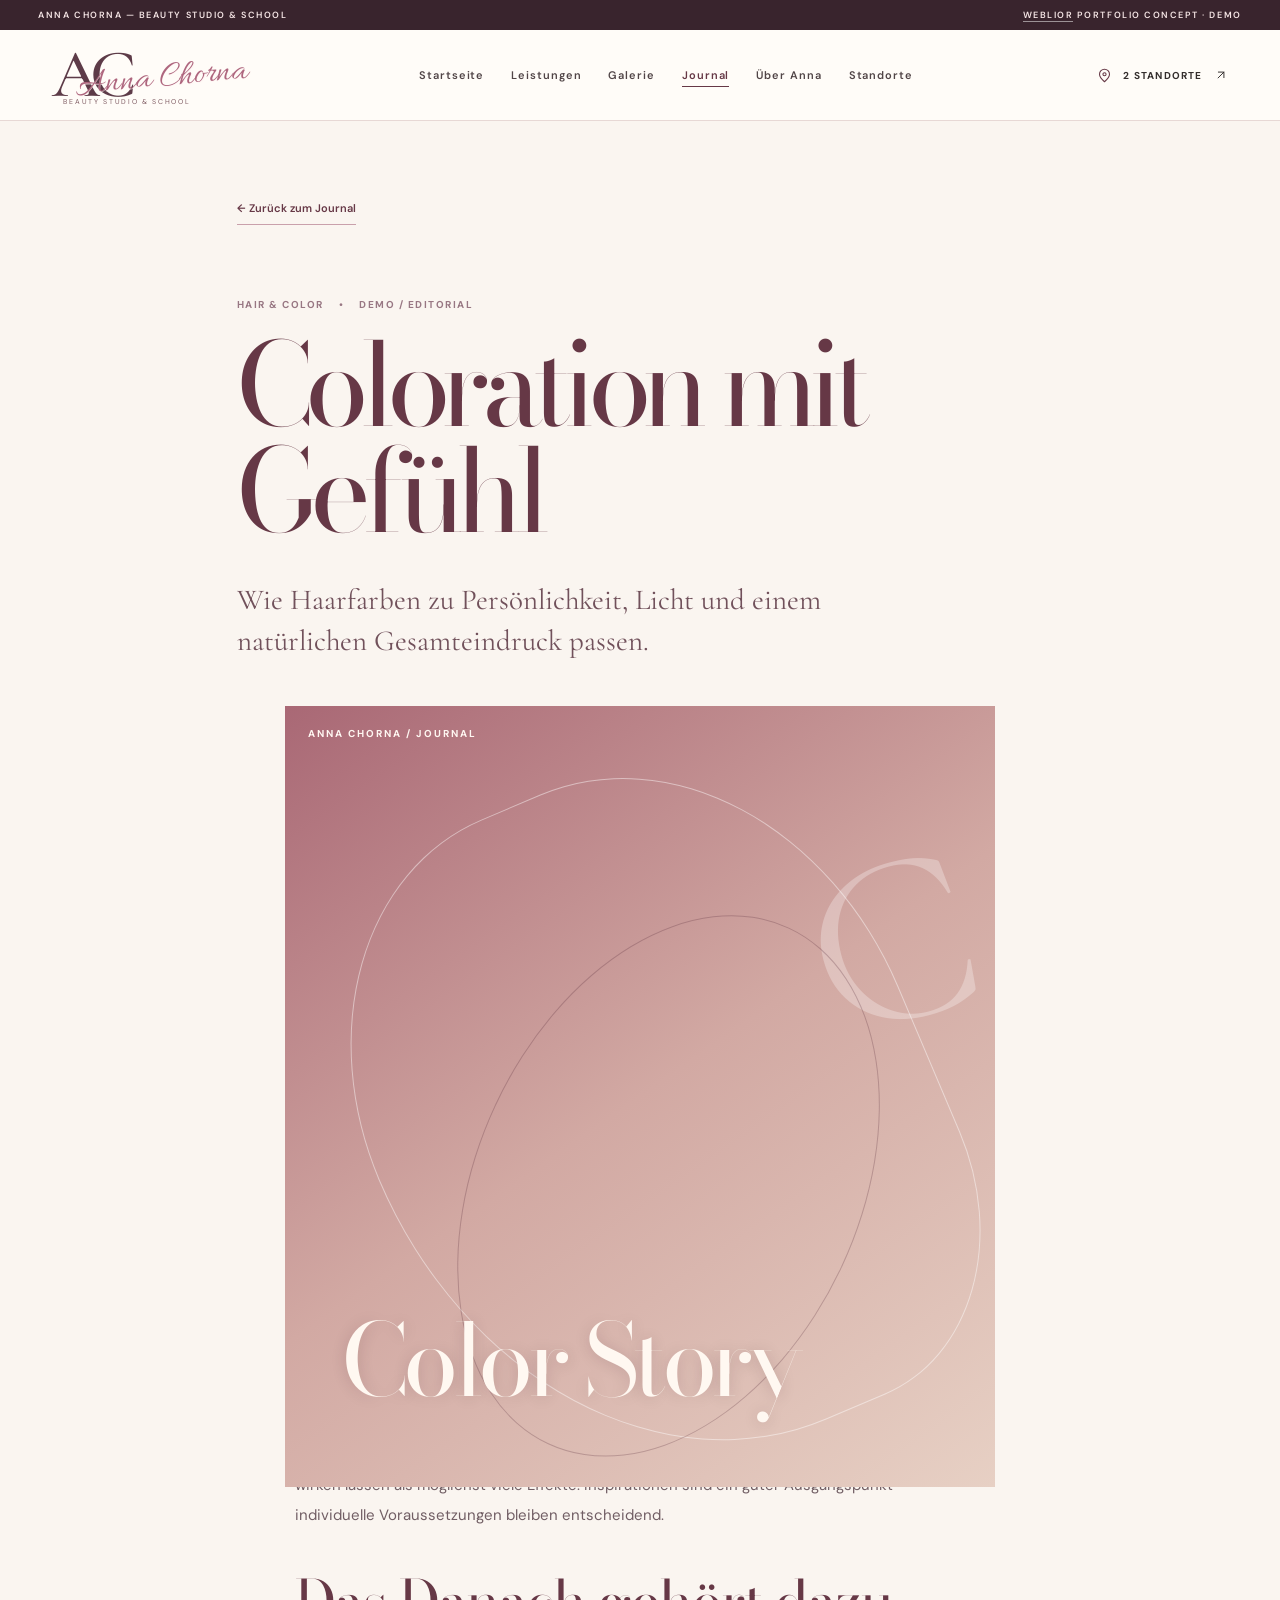
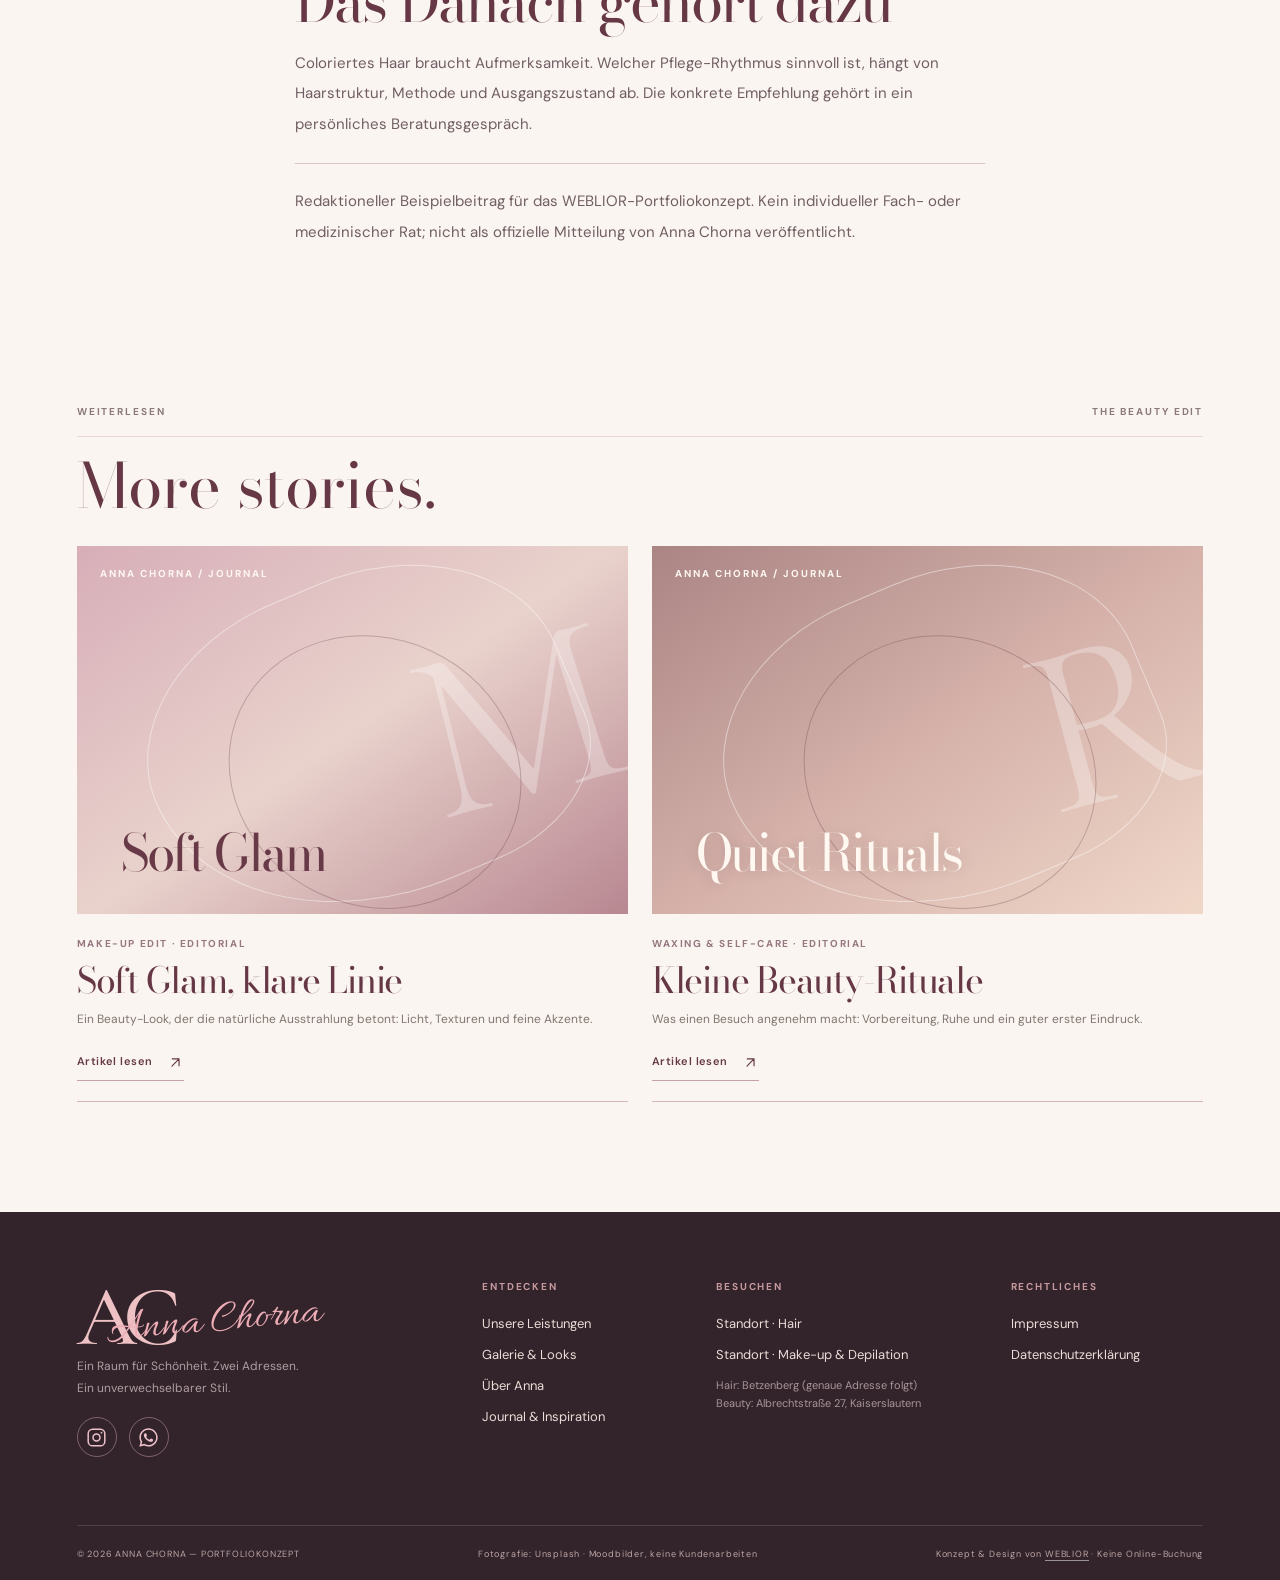
<file: journal-hair.html>
<!DOCTYPE html>

<html lang="de"><head><meta charset="utf-8"/><meta content="width=device-width,initial-scale=1,viewport-fit=cover" name="viewport"/><meta content="noindex,nofollow,noarchive" name="robots"/><meta content="strict-origin-when-cross-origin" name="referrer"/><meta content="#faf5f0" name="theme-color"/><meta content="Wie Haarfarben zu Persönlichkeit, Licht und einem natürlichen Gesamteindruck passen." name="description"/><title>Coloration mit Gefühl | Anna Chorna Journal</title><link href="https://fonts.googleapis.com" rel="preconnect"/><link crossorigin="" href="https://fonts.gstatic.com" rel="preconnect"/><link href="https://fonts.googleapis.com/css2?family=Allura&amp;family=Bodoni+Moda:ital,opsz,wght@0,6..96,400;0,6..96,500;0,6..96,600;1,6..96,400;1,6..96,500&amp;family=Cormorant+Garamond:ital,wght@0,400;0,500;0,600;0,700;1,400;1,500;1,600&amp;family=DM+Sans:wght@400;500;600;700&amp;display=swap" rel="stylesheet"/><link href="assets/style.css" rel="stylesheet"/><script defer="" src="assets/site.js"></script><meta content="WEBLIOR — Konzept &amp; Design" name="author"/><meta content="light" name="color-scheme"/><meta content="summary_large_image" name="twitter:card"/><meta content="Coloration mit Gefühl | Anna Chorna Journal" name="twitter:title"/><meta content="Wie Haarfarben zu Persönlichkeit, Licht und einem natürlichen Gesamteindruck passen." name="twitter:description"/><meta content="website" property="og:type"/><meta content="de_DE" property="og:locale"/><meta content="Anna Chorna Beauty Studio &amp; School" property="og:site_name"/><meta content="Coloration mit Gefühl | Anna Chorna Journal" property="og:title"/><meta content="Wie Haarfarben zu Persönlichkeit, Licht und einem natürlichen Gesamteindruck passen." property="og:description"/><meta content="https://serdjuktanya.github.io/anna-chorna-beauty/journal-hair.html" property="og:url"/><meta content="https://serdjuktanya.github.io/anna-chorna-beauty/assets/og-anna-chorna-v219.jpg" property="og:image"/><meta content="https://serdjuktanya.github.io/anna-chorna-beauty/assets/og-anna-chorna-v219.jpg" property="og:image:secure_url"/><meta content="image/jpeg" property="og:image:type"/><meta content="1200" property="og:image:width"/><meta content="630" property="og:image:height"/><meta content="https://serdjuktanya.github.io/anna-chorna-beauty/assets/og-anna-chorna-v219.jpg" name="twitter:image"/><link href="assets/favicon.svg" rel="icon" type="image/svg+xml"/><link href="assets/apple-touch-icon.png" rel="apple-touch-icon" sizes="180x180"/><link href="site.webmanifest" rel="manifest"/><link href="https://images.unsplash.com" rel="preconnect"/><script type="application/ld+json">{"@context": "https://schema.org", "@type": "Article", "name": "Coloration mit Gefühl | Beauty Journal — Anna Chorna (Demo)", "headline": "Coloration mit Gefühl | Beauty Journal — Anna Chorna (Demo)", "description": "Wie Haarfarben zu Persönlichkeit, Licht und einem natürlichen Gesamteindruck passen. Redaktioneller Mustertext von WEBLIOR.", "inLanguage": "de-DE", "isPartOf": {"@type": "WebSite", "name": "Anna Chorna — WEBLIOR Portfolio Concept"}, "about": {"@type": "CreativeWork", "name": "Anna Chorna Beauty Studio — WEBLIOR Demo", "creator": {"@type": "Organization", "name": "WEBLIOR"}}}</script><meta content="Illustratives Beauty-Porträt mit dem Logo Anna Chorna Beauty Studio &amp; School" property="og:image:alt"/></head><body class="page-journal-article"><a class="skip-link" href="#main">Zum Inhalt springen</a><div class="concept-bar"><span>ANNA CHORNA — BEAUTY STUDIO &amp; SCHOOL</span><span><a aria-label="WEBLIOR Webdesign in einem neuen Tab öffnen" class="weblior-credit-link" href="https://weblior.de/" rel="noopener noreferrer" target="_blank">WEBLIOR</a> PORTFOLIO CONCEPT · DEMO</span></div>
<header class="site-header" id="top">
<div class="header-inner">
<a aria-label="Anna Chorna — Startseite" class="wordmark" href="index.html"><span aria-hidden="true" class="brand-crest"><span class="brand-ac">AC</span><span class="brand-script">Anna Chorna</span></span><small>BEAUTY STUDIO &amp; SCHOOL</small></a>
<button aria-controls="site-nav" aria-expanded="false" aria-label="Menü öffnen" class="nav-toggle" type="button"><span></span><span></span><span></span></button>
<nav aria-label="Hauptnavigation" class="site-nav" id="site-nav"><a href="index.html">Startseite</a><a href="leistungen.html">Leistungen</a><a href="galerie.html">Galerie</a><a aria-current="page" href="journal.html">Journal</a><a href="ueber-anna.html">Über Anna</a><a href="kontakt.html">Standorte</a></nav>
<a class="header-location" href="kontakt.html"><span aria-hidden="true" class="pin-icon"><svg aria-hidden="true" class="ui-icon" viewbox="0 0 24 24"><path d="M20 10c0 5-8 12-8 12S4 15 4 10a8 8 0 1 1 16 0Z"></path><circle cx="12" cy="10" r="2.5"></circle></svg></span> 2 STANDORTE <span class="arrow"><svg aria-hidden="true" class="icon-arrow-up-right" fill="none" focusable="false" stroke="currentColor" stroke-linecap="round" stroke-linejoin="round" stroke-width="1.65" viewbox="0 0 24 24" xmlns="http://www.w3.org/2000/svg"><path d="M7 17 17 7M7.5 7H17v9.5"></path></svg></span></a>
</div>
</header><main id="main"><article class="article-shell"><a class="article-back" href="journal.html">← Zurück zum Journal</a><div class="article-meta"><span>HAIR &amp; COLOR</span><span>•</span><span>DEMO / EDITORIAL</span></div><h1 data-reveal="rise">Coloration mit Gefühl</h1><p class="article-lead" data-reveal="slide">Wie Haarfarben zu Persönlichkeit, Licht und einem natürlichen Gesamteindruck passen.</p><div class="article-art" data-reveal="mask"><span class="journal-art journal-art--hair"><span class="art-index">ANNA CHORNA / JOURNAL</span><span aria-hidden="true" class="art-sign">C</span><span class="art-title">Color
Story</span></span></div><div class="article-prose"><h2>Nicht nur ein Farbton</h2><p>Eine schöne Coloration beginnt nicht beim Trend, sondern bei deinem Stil. Warme Nuancen wirken im Tageslicht anders als unter Studiolicht. Ein persönliches Gespräch über Wünsche, Pflege und Alltag hilft, einen passenden Look zu finden.</p><h2>Balance statt Schablone</h2><p>Kleine Kontraste, weiche Übergänge und ein stimmiger Schnitt können ein Ergebnis ruhiger wirken lassen als möglichst viele Effekte. Inspirationen sind ein guter Ausgangspunkt – individuelle Voraussetzungen bleiben entscheidend.</p><h2>Das Danach gehört dazu</h2><p>Coloriertes Haar braucht Aufmerksamkeit. Welcher Pflege-Rhythmus sinnvoll ist, hängt von Haarstruktur, Methode und Ausgangszustand ab. Die konkrete Empfehlung gehört in ein persönliches Beratungsgespräch.</p><p class="article-disclaimer">Redaktioneller Beispielbeitrag für das WEBLIOR-Portfoliokonzept. Kein individueller Fach- oder medizinischer Rat; nicht als offizielle Mitteilung von Anna Chorna veröffentlicht.</p></div></article><section class="article-more"><div class="section-eyebrow"><span>WEITERLESEN</span><span>THE BEAUTY EDIT</span></div><h2>More stories.</h2><div class="journal-grid"><a aria-label="Soft Glam, klare Linie lesen" class="journal-card" data-reveal="rise" href="journal-makeup.html"><span class="journal-art journal-art--makeup"><span class="art-index">ANNA CHORNA / JOURNAL</span><span aria-hidden="true" class="art-sign">M</span><span class="art-title">Soft
Glam</span></span><span class="journal-cat">MAKE-UP EDIT · EDITORIAL</span><h3>Soft Glam, klare Linie</h3><p>Ein Beauty-Look, der die natürliche Ausstrahlung betont: Licht, Texturen und feine Akzente.</p><span class="journal-read">Artikel lesen <span aria-hidden="true"><svg aria-hidden="true" class="icon-arrow-up-right" fill="none" focusable="false" stroke="currentColor" stroke-linecap="round" stroke-linejoin="round" stroke-width="1.65" viewbox="0 0 24 24" xmlns="http://www.w3.org/2000/svg"><path d="M7 17 17 7M7.5 7H17v9.5"></path></svg></span></span></a><a aria-label="Kleine Beauty-Rituale lesen" class="journal-card" data-reveal="rise" href="journal-ritual.html"><span class="journal-art journal-art--ritual"><span class="art-index">ANNA CHORNA / JOURNAL</span><span aria-hidden="true" class="art-sign">R</span><span class="art-title">Quiet
Rituals</span></span><span class="journal-cat">WAXING &amp; SELF-CARE · EDITORIAL</span><h3>Kleine Beauty-Rituale</h3><p>Was einen Besuch angenehm macht: Vorbereitung, Ruhe und ein guter erster Eindruck.</p><span class="journal-read">Artikel lesen <span aria-hidden="true"><svg aria-hidden="true" class="icon-arrow-up-right" fill="none" focusable="false" stroke="currentColor" stroke-linecap="round" stroke-linejoin="round" stroke-width="1.65" viewbox="0 0 24 24" xmlns="http://www.w3.org/2000/svg"><path d="M7 17 17 7M7.5 7H17v9.5"></path></svg></span></span></a></div></section></main><button aria-label="Nach oben scrollen" class="back-top" type="button"><svg aria-hidden="true" class="ui-icon" viewbox="0 0 24 24"><path d="m12 19 0-14m-7 7 7-7 7 7"></path></svg></button><footer class="site-footer"><div class="footer-inner"><div class="foot-brand"><span aria-hidden="true" class="brand-crest"><span class="brand-ac">AC</span><span class="brand-script">Anna Chorna</span></span><p>Ein Raum für Schönheit. Zwei Adressen.<br/>Ein unverwechselbarer Stil.</p><div aria-label="Instagram und WhatsApp" class="social-icon-links"><a aria-label="Anna Chorna auf Instagram öffnen" class="social-icon-link" href="https://www.instagram.com/anna_beautyroom_ua/" rel="noopener noreferrer" target="_blank" title="Instagram"><svg aria-hidden="true" fill="none" stroke="currentColor" stroke-linecap="round" stroke-linejoin="round" stroke-width="1.7" viewbox="0 0 24 24"><rect height="19" rx="5" width="19" x="2.5" y="2.5"></rect><circle cx="12" cy="12" r="4"></circle><circle cx="17.7" cy="6.5" fill="currentColor" r="1" stroke="none"></circle></svg></a><a aria-label="Anna Chorna auf WhatsApp kontaktieren" class="social-icon-link" href="https://wa.me/4915155448378" rel="noopener noreferrer" target="_blank" title="WhatsApp"><svg aria-hidden="true" fill="currentColor" viewbox="0 0 448 512" xmlns="http://www.w3.org/2000/svg"><path d="M380.9 97.1C339 55.1 283.2 32 223.9 32c-122.4 0-222 99.6-222 222 0 39.1 10.2 77.3 29.6 111L0 480l117.7-30.9c32.4 17.7 68.9 27 106.1 27h.1c122.3 0 224.1-99.6 224.1-222 0-59.3-25.2-115-67.1-157zm-157 341.6c-33.2 0-65.7-8.9-94-25.7l-6.7-4-69.8 18.3L72 359.2l-4.4-7c-18.5-29.4-28.2-63.3-28.2-98.2 0-101.7 82.8-184.5 184.6-184.5 49.3 0 95.6 19.2 130.4 54.1 34.8 34.9 56.2 81.2 56.1 130.5 0 101.8-84.9 184.6-186.6 184.6zm101.2-138.2c-5.5-2.8-32.8-16.2-37.9-18-5.1-1.9-8.8-2.8-12.5 2.8-3.7 5.6-14.3 18-17.6 21.8-3.2 3.7-6.5 4.2-12 1.4-32.6-16.3-54-29.1-75.5-66-5.7-9.8 5.7-9.1 16.3-30.3 1.8-3.7.9-6.9-.5-9.7-1.4-2.8-12.5-30.1-17.1-41.2-4.5-10.8-9.1-9.3-12.5-9.5-3.2-.2-6.9-.2-10.6-.2-3.7 0-9.7 1.4-14.8 6.9-5.1 5.6-19.4 19-19.4 46.3 0 27.3 19.9 53.7 22.6 57.4 2.8 3.7 39.1 59.7 94.8 83.8 35.2 15.2 49 16.5 66.6 13.9 10.7-1.6 32.8-13.4 37.4-26.4 4.6-13 4.6-24.1 3.2-26.4-1.3-2.5-5-3.9-10.5-6.6z"></path></svg></a></div></div><div class="footer-links"><span>ENTDECKEN</span><a href="leistungen.html">Unsere Leistungen</a><a href="galerie.html">Galerie &amp; Looks</a><a href="ueber-anna.html">Über Anna</a><a href="journal.html">Journal &amp; Inspiration</a></div><div class="footer-links"><span>BESUCHEN</span><a href="kontakt.html#hair-location">Standort · Hair</a><a href="kontakt.html#beauty-location">Standort · Make-up &amp; Depilation</a><p>Hair: Betzenberg (genaue Adresse folgt)<br/>Beauty: Albrechtstraße 27, Kaiserslautern</p></div><div class="footer-links footer-legal"><span>RECHTLICHES</span><a href="impressum.html">Impressum</a><a href="datenschutz.html">Datenschutzerklärung</a></div></div><div class="footer-bottom"><span>© 2026 ANNA CHORNA — PORTFOLIOKONZEPT</span><span>Fotografie: Unsplash · Moodbilder, keine Kundenarbeiten</span><span>Konzept &amp; Design von <a aria-label="WEBLIOR Webdesign in einem neuen Tab öffnen" class="weblior-credit-link" href="https://weblior.de/" rel="noopener noreferrer" target="_blank">WEBLIOR</a> · Keine Online-Buchung</span></div></footer></body></html>
</file>
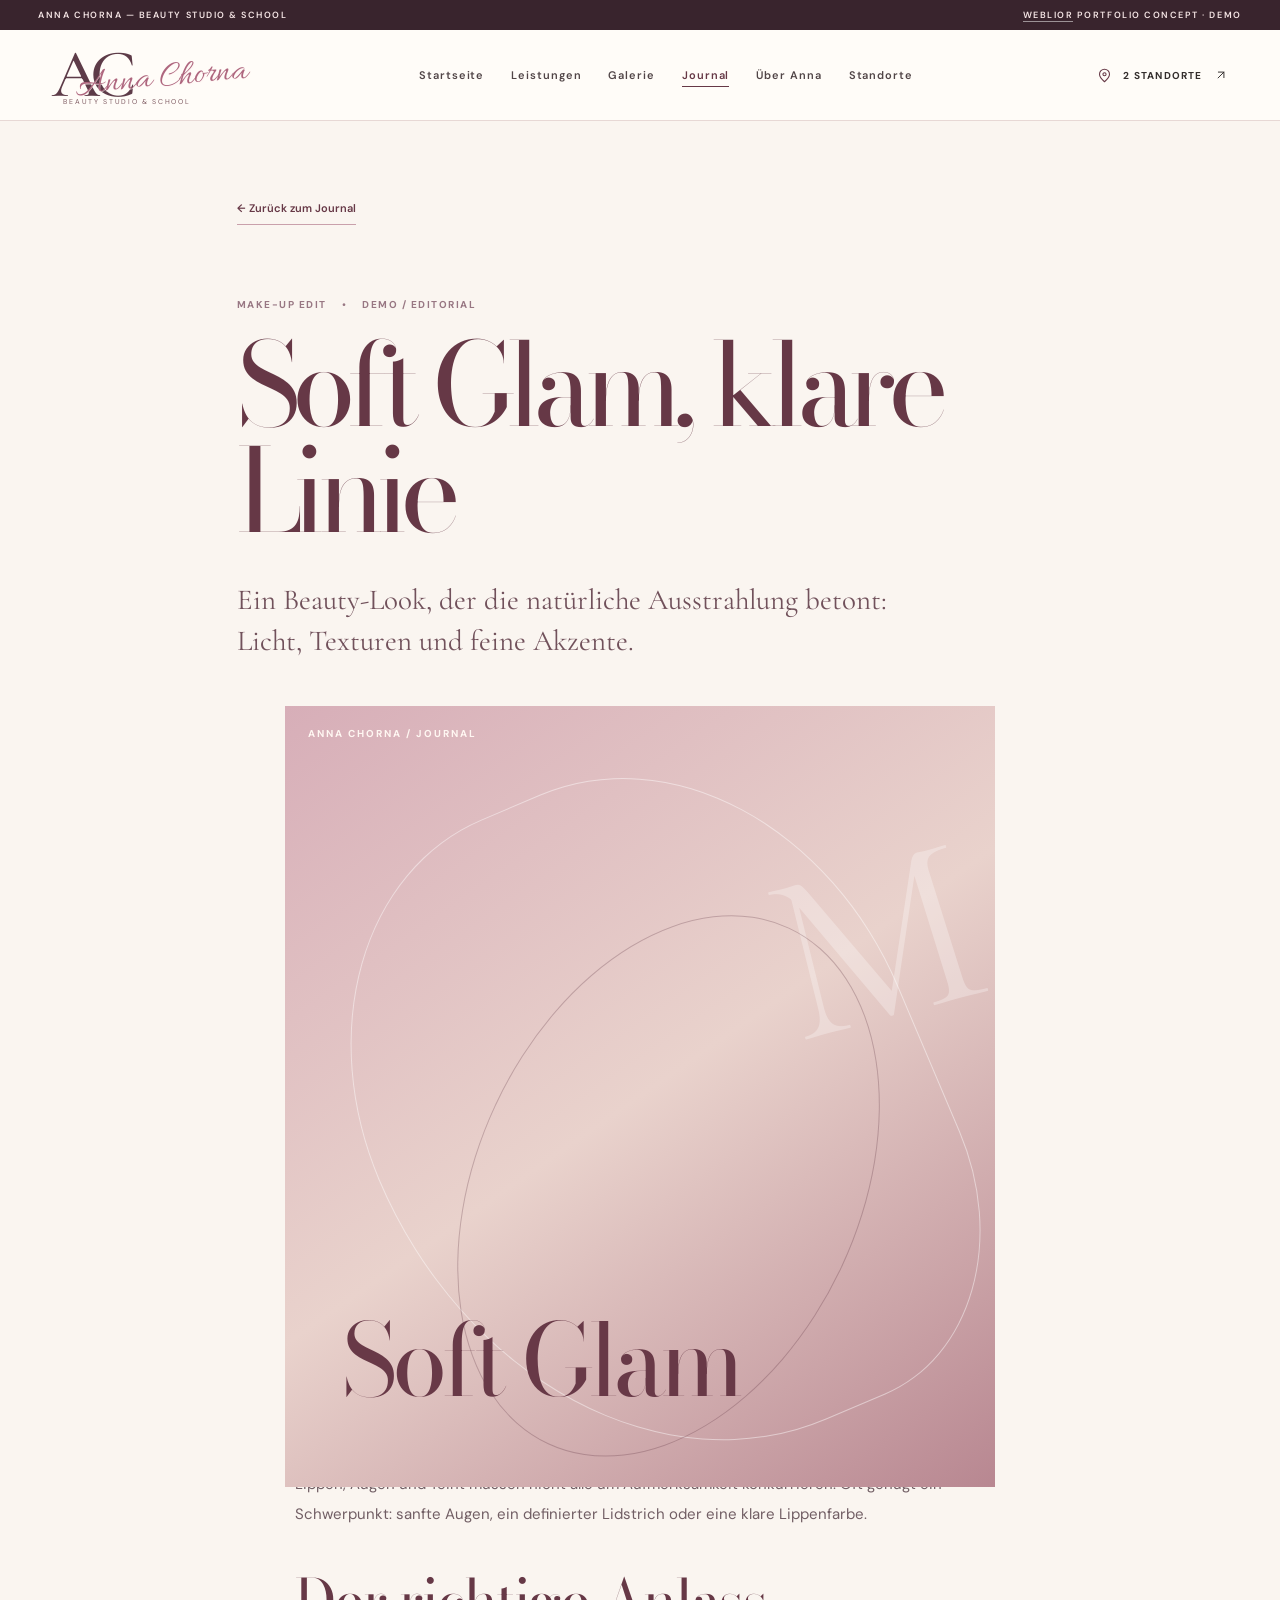
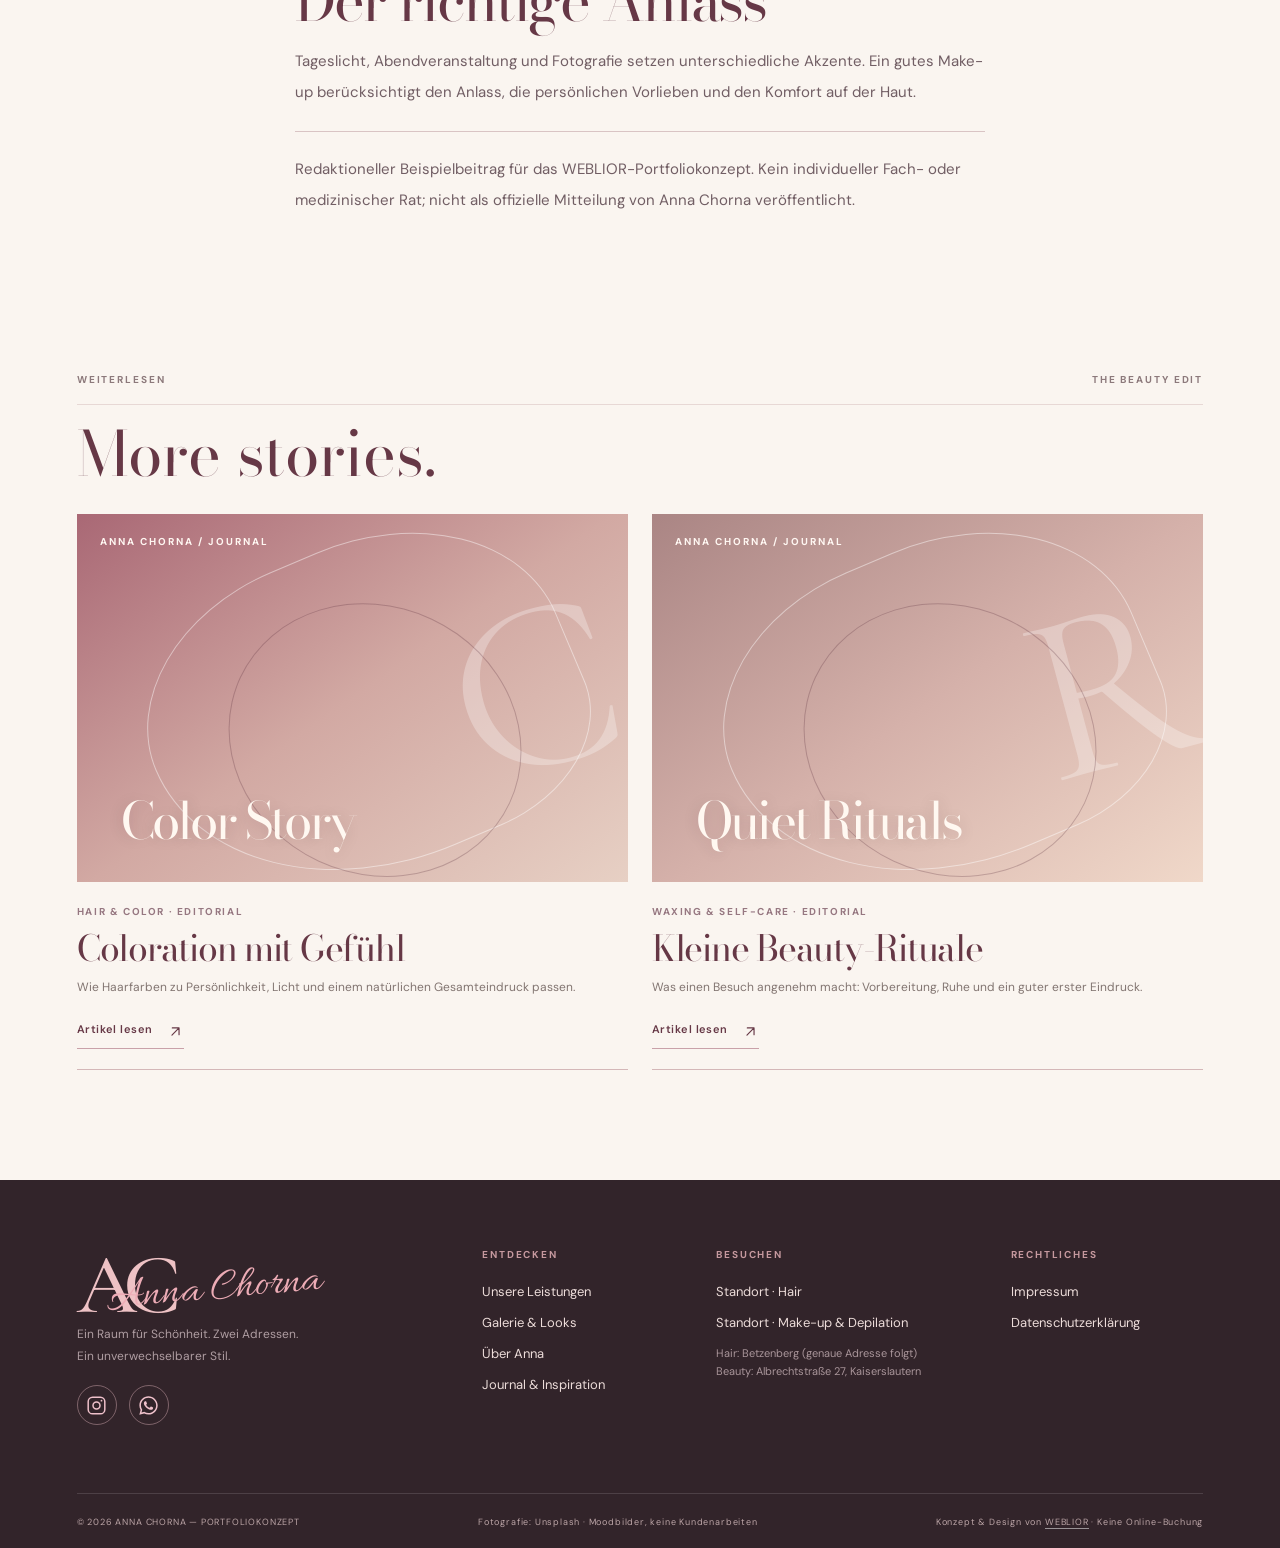
<file: journal-makeup.html>
<!DOCTYPE html>

<html lang="de"><head><meta charset="utf-8"/><meta content="width=device-width,initial-scale=1,viewport-fit=cover" name="viewport"/><meta content="noindex,nofollow,noarchive" name="robots"/><meta content="strict-origin-when-cross-origin" name="referrer"/><meta content="#faf5f0" name="theme-color"/><meta content="Ein Beauty-Look, der die natürliche Ausstrahlung betont: Licht, Texturen und feine Akzente." name="description"/><title>Soft Glam, klare Linie | Anna Chorna Journal</title><link href="https://fonts.googleapis.com" rel="preconnect"/><link crossorigin="" href="https://fonts.gstatic.com" rel="preconnect"/><link href="https://fonts.googleapis.com/css2?family=Allura&amp;family=Bodoni+Moda:ital,opsz,wght@0,6..96,400;0,6..96,500;0,6..96,600;1,6..96,400;1,6..96,500&amp;family=Cormorant+Garamond:ital,wght@0,400;0,500;0,600;0,700;1,400;1,500;1,600&amp;family=DM+Sans:wght@400;500;600;700&amp;display=swap" rel="stylesheet"/><link href="assets/style.css" rel="stylesheet"/><script defer="" src="assets/site.js"></script><meta content="WEBLIOR — Konzept &amp; Design" name="author"/><meta content="light" name="color-scheme"/><meta content="summary_large_image" name="twitter:card"/><meta content="Soft Glam, klare Linie | Anna Chorna Journal" name="twitter:title"/><meta content="Ein Beauty-Look, der die natürliche Ausstrahlung betont: Licht, Texturen und feine Akzente." name="twitter:description"/><meta content="website" property="og:type"/><meta content="de_DE" property="og:locale"/><meta content="Anna Chorna Beauty Studio &amp; School" property="og:site_name"/><meta content="Soft Glam, klare Linie | Anna Chorna Journal" property="og:title"/><meta content="Ein Beauty-Look, der die natürliche Ausstrahlung betont: Licht, Texturen und feine Akzente." property="og:description"/><meta content="https://serdjuktanya.github.io/anna-chorna-beauty/journal-makeup.html" property="og:url"/><meta content="https://serdjuktanya.github.io/anna-chorna-beauty/assets/og-anna-chorna-v219.jpg" property="og:image"/><meta content="https://serdjuktanya.github.io/anna-chorna-beauty/assets/og-anna-chorna-v219.jpg" property="og:image:secure_url"/><meta content="image/jpeg" property="og:image:type"/><meta content="1200" property="og:image:width"/><meta content="630" property="og:image:height"/><meta content="https://serdjuktanya.github.io/anna-chorna-beauty/assets/og-anna-chorna-v219.jpg" name="twitter:image"/><link href="assets/favicon.svg" rel="icon" type="image/svg+xml"/><link href="assets/apple-touch-icon.png" rel="apple-touch-icon" sizes="180x180"/><link href="site.webmanifest" rel="manifest"/><link href="https://images.unsplash.com" rel="preconnect"/><script type="application/ld+json">{"@context": "https://schema.org", "@type": "Article", "name": "Soft Glam, klare Linie | Beauty Journal — Anna Chorna (Demo)", "headline": "Soft Glam, klare Linie | Beauty Journal — Anna Chorna (Demo)", "description": "Ein Beauty-Look, der die natürliche Ausstrahlung betont: Licht, Texturen und feine Akzente. Redaktioneller Mustertext von WEBLIOR.", "inLanguage": "de-DE", "isPartOf": {"@type": "WebSite", "name": "Anna Chorna — WEBLIOR Portfolio Concept"}, "about": {"@type": "CreativeWork", "name": "Anna Chorna Beauty Studio — WEBLIOR Demo", "creator": {"@type": "Organization", "name": "WEBLIOR"}}}</script><meta content="Illustratives Beauty-Porträt mit dem Logo Anna Chorna Beauty Studio &amp; School" property="og:image:alt"/></head><body class="page-journal-article"><a class="skip-link" href="#main">Zum Inhalt springen</a><div class="concept-bar"><span>ANNA CHORNA — BEAUTY STUDIO &amp; SCHOOL</span><span><a aria-label="WEBLIOR Webdesign in einem neuen Tab öffnen" class="weblior-credit-link" href="https://weblior.de/" rel="noopener noreferrer" target="_blank">WEBLIOR</a> PORTFOLIO CONCEPT · DEMO</span></div>
<header class="site-header" id="top">
<div class="header-inner">
<a aria-label="Anna Chorna — Startseite" class="wordmark" href="index.html"><span aria-hidden="true" class="brand-crest"><span class="brand-ac">AC</span><span class="brand-script">Anna Chorna</span></span><small>BEAUTY STUDIO &amp; SCHOOL</small></a>
<button aria-controls="site-nav" aria-expanded="false" aria-label="Menü öffnen" class="nav-toggle" type="button"><span></span><span></span><span></span></button>
<nav aria-label="Hauptnavigation" class="site-nav" id="site-nav"><a href="index.html">Startseite</a><a href="leistungen.html">Leistungen</a><a href="galerie.html">Galerie</a><a aria-current="page" href="journal.html">Journal</a><a href="ueber-anna.html">Über Anna</a><a href="kontakt.html">Standorte</a></nav>
<a class="header-location" href="kontakt.html"><span aria-hidden="true" class="pin-icon"><svg aria-hidden="true" class="ui-icon" viewbox="0 0 24 24"><path d="M20 10c0 5-8 12-8 12S4 15 4 10a8 8 0 1 1 16 0Z"></path><circle cx="12" cy="10" r="2.5"></circle></svg></span> 2 STANDORTE <span class="arrow"><svg aria-hidden="true" class="icon-arrow-up-right" fill="none" focusable="false" stroke="currentColor" stroke-linecap="round" stroke-linejoin="round" stroke-width="1.65" viewbox="0 0 24 24" xmlns="http://www.w3.org/2000/svg"><path d="M7 17 17 7M7.5 7H17v9.5"></path></svg></span></a>
</div>
</header><main id="main"><article class="article-shell"><a class="article-back" href="journal.html">← Zurück zum Journal</a><div class="article-meta"><span>MAKE-UP EDIT</span><span>•</span><span>DEMO / EDITORIAL</span></div><h1 data-reveal="rise">Soft Glam, klare Linie</h1><p class="article-lead" data-reveal="slide">Ein Beauty-Look, der die natürliche Ausstrahlung betont: Licht, Texturen und feine Akzente.</p><div class="article-art" data-reveal="mask"><span class="journal-art journal-art--makeup"><span class="art-index">ANNA CHORNA / JOURNAL</span><span aria-hidden="true" class="art-sign">M</span><span class="art-title">Soft
Glam</span></span></div><div class="article-prose"><h2>Weniger, aber bewusster</h2><p>Soft Glam lebt von einem ruhigen Hautbild, ausgewählten Highlights und Konturen, die das Gesicht nicht verdecken. Ein Look kann zugleich ausdrucksstark und leicht wirken.</p><h2>Farben, die zusammenarbeiten</h2><p>Lippen, Augen und Teint müssen nicht alle um Aufmerksamkeit konkurrieren. Oft genügt ein Schwerpunkt: sanfte Augen, ein definierter Lidstrich oder eine klare Lippenfarbe.</p><h2>Der richtige Anlass</h2><p>Tageslicht, Abendveranstaltung und Fotografie setzen unterschiedliche Akzente. Ein gutes Make-up berücksichtigt den Anlass, die persönlichen Vorlieben und den Komfort auf der Haut.</p><p class="article-disclaimer">Redaktioneller Beispielbeitrag für das WEBLIOR-Portfoliokonzept. Kein individueller Fach- oder medizinischer Rat; nicht als offizielle Mitteilung von Anna Chorna veröffentlicht.</p></div></article><section class="article-more"><div class="section-eyebrow"><span>WEITERLESEN</span><span>THE BEAUTY EDIT</span></div><h2>More stories.</h2><div class="journal-grid"><a aria-label="Coloration mit Gefühl lesen" class="journal-card" data-reveal="rise" href="journal-hair.html"><span class="journal-art journal-art--hair"><span class="art-index">ANNA CHORNA / JOURNAL</span><span aria-hidden="true" class="art-sign">C</span><span class="art-title">Color
Story</span></span><span class="journal-cat">HAIR &amp; COLOR · EDITORIAL</span><h3>Coloration mit Gefühl</h3><p>Wie Haarfarben zu Persönlichkeit, Licht und einem natürlichen Gesamteindruck passen.</p><span class="journal-read">Artikel lesen <span aria-hidden="true"><svg aria-hidden="true" class="icon-arrow-up-right" fill="none" focusable="false" stroke="currentColor" stroke-linecap="round" stroke-linejoin="round" stroke-width="1.65" viewbox="0 0 24 24" xmlns="http://www.w3.org/2000/svg"><path d="M7 17 17 7M7.5 7H17v9.5"></path></svg></span></span></a><a aria-label="Kleine Beauty-Rituale lesen" class="journal-card" data-reveal="rise" href="journal-ritual.html"><span class="journal-art journal-art--ritual"><span class="art-index">ANNA CHORNA / JOURNAL</span><span aria-hidden="true" class="art-sign">R</span><span class="art-title">Quiet
Rituals</span></span><span class="journal-cat">WAXING &amp; SELF-CARE · EDITORIAL</span><h3>Kleine Beauty-Rituale</h3><p>Was einen Besuch angenehm macht: Vorbereitung, Ruhe und ein guter erster Eindruck.</p><span class="journal-read">Artikel lesen <span aria-hidden="true"><svg aria-hidden="true" class="icon-arrow-up-right" fill="none" focusable="false" stroke="currentColor" stroke-linecap="round" stroke-linejoin="round" stroke-width="1.65" viewbox="0 0 24 24" xmlns="http://www.w3.org/2000/svg"><path d="M7 17 17 7M7.5 7H17v9.5"></path></svg></span></span></a></div></section></main><button aria-label="Nach oben scrollen" class="back-top" type="button"><svg aria-hidden="true" class="ui-icon" viewbox="0 0 24 24"><path d="m12 19 0-14m-7 7 7-7 7 7"></path></svg></button><footer class="site-footer"><div class="footer-inner"><div class="foot-brand"><span aria-hidden="true" class="brand-crest"><span class="brand-ac">AC</span><span class="brand-script">Anna Chorna</span></span><p>Ein Raum für Schönheit. Zwei Adressen.<br/>Ein unverwechselbarer Stil.</p><div aria-label="Instagram und WhatsApp" class="social-icon-links"><a aria-label="Anna Chorna auf Instagram öffnen" class="social-icon-link" href="https://www.instagram.com/anna_beautyroom_ua/" rel="noopener noreferrer" target="_blank" title="Instagram"><svg aria-hidden="true" fill="none" stroke="currentColor" stroke-linecap="round" stroke-linejoin="round" stroke-width="1.7" viewbox="0 0 24 24"><rect height="19" rx="5" width="19" x="2.5" y="2.5"></rect><circle cx="12" cy="12" r="4"></circle><circle cx="17.7" cy="6.5" fill="currentColor" r="1" stroke="none"></circle></svg></a><a aria-label="Anna Chorna auf WhatsApp kontaktieren" class="social-icon-link" href="https://wa.me/4915155448378" rel="noopener noreferrer" target="_blank" title="WhatsApp"><svg aria-hidden="true" fill="currentColor" viewbox="0 0 448 512" xmlns="http://www.w3.org/2000/svg"><path d="M380.9 97.1C339 55.1 283.2 32 223.9 32c-122.4 0-222 99.6-222 222 0 39.1 10.2 77.3 29.6 111L0 480l117.7-30.9c32.4 17.7 68.9 27 106.1 27h.1c122.3 0 224.1-99.6 224.1-222 0-59.3-25.2-115-67.1-157zm-157 341.6c-33.2 0-65.7-8.9-94-25.7l-6.7-4-69.8 18.3L72 359.2l-4.4-7c-18.5-29.4-28.2-63.3-28.2-98.2 0-101.7 82.8-184.5 184.6-184.5 49.3 0 95.6 19.2 130.4 54.1 34.8 34.9 56.2 81.2 56.1 130.5 0 101.8-84.9 184.6-186.6 184.6zm101.2-138.2c-5.5-2.8-32.8-16.2-37.9-18-5.1-1.9-8.8-2.8-12.5 2.8-3.7 5.6-14.3 18-17.6 21.8-3.2 3.7-6.5 4.2-12 1.4-32.6-16.3-54-29.1-75.5-66-5.7-9.8 5.7-9.1 16.3-30.3 1.8-3.7.9-6.9-.5-9.7-1.4-2.8-12.5-30.1-17.1-41.2-4.5-10.8-9.1-9.3-12.5-9.5-3.2-.2-6.9-.2-10.6-.2-3.7 0-9.7 1.4-14.8 6.9-5.1 5.6-19.4 19-19.4 46.3 0 27.3 19.9 53.7 22.6 57.4 2.8 3.7 39.1 59.7 94.8 83.8 35.2 15.2 49 16.5 66.6 13.9 10.7-1.6 32.8-13.4 37.4-26.4 4.6-13 4.6-24.1 3.2-26.4-1.3-2.5-5-3.9-10.5-6.6z"></path></svg></a></div></div><div class="footer-links"><span>ENTDECKEN</span><a href="leistungen.html">Unsere Leistungen</a><a href="galerie.html">Galerie &amp; Looks</a><a href="ueber-anna.html">Über Anna</a><a href="journal.html">Journal &amp; Inspiration</a></div><div class="footer-links"><span>BESUCHEN</span><a href="kontakt.html#hair-location">Standort · Hair</a><a href="kontakt.html#beauty-location">Standort · Make-up &amp; Depilation</a><p>Hair: Betzenberg (genaue Adresse folgt)<br/>Beauty: Albrechtstraße 27, Kaiserslautern</p></div><div class="footer-links footer-legal"><span>RECHTLICHES</span><a href="impressum.html">Impressum</a><a href="datenschutz.html">Datenschutzerklärung</a></div></div><div class="footer-bottom"><span>© 2026 ANNA CHORNA — PORTFOLIOKONZEPT</span><span>Fotografie: Unsplash · Moodbilder, keine Kundenarbeiten</span><span>Konzept &amp; Design von <a aria-label="WEBLIOR Webdesign in einem neuen Tab öffnen" class="weblior-credit-link" href="https://weblior.de/" rel="noopener noreferrer" target="_blank">WEBLIOR</a> · Keine Online-Buchung</span></div></footer></body></html>
</file>
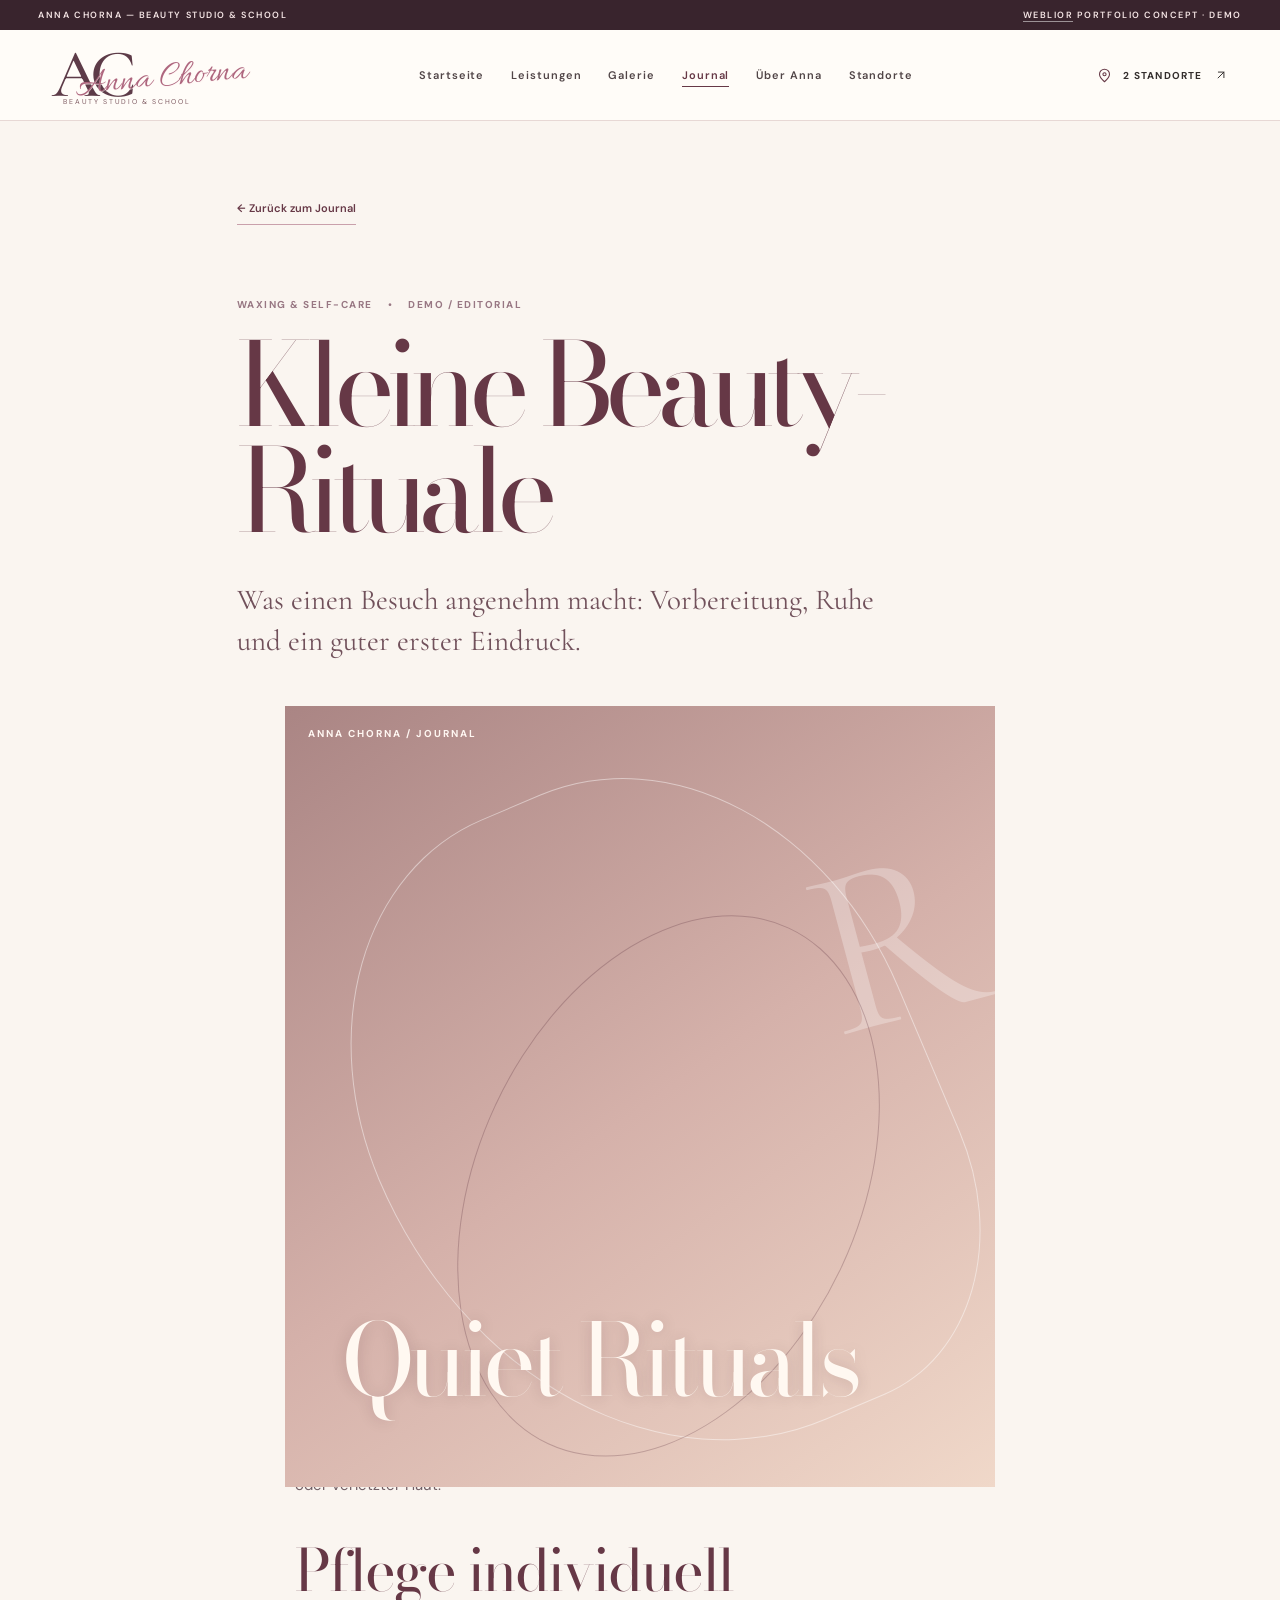
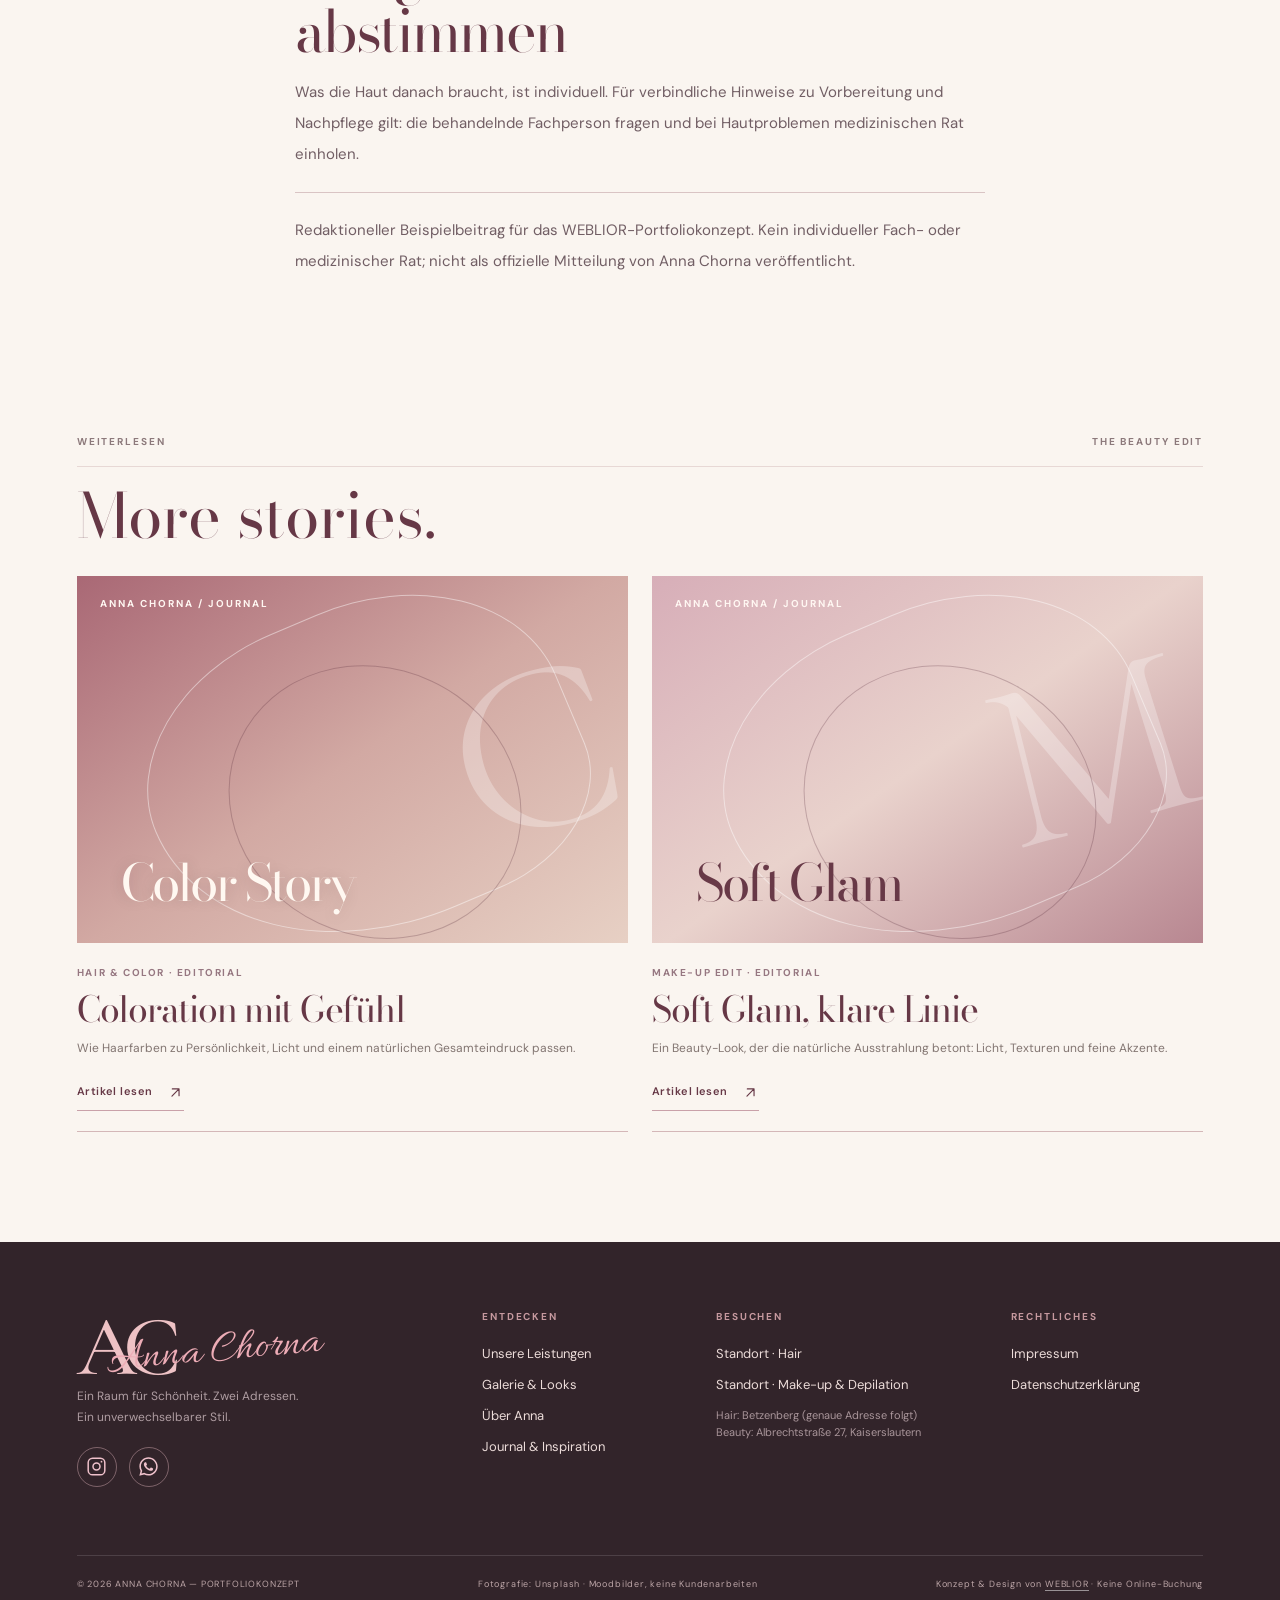
<file: journal-ritual.html>
<!DOCTYPE html>

<html lang="de"><head><meta charset="utf-8"/><meta content="width=device-width,initial-scale=1,viewport-fit=cover" name="viewport"/><meta content="noindex,nofollow,noarchive" name="robots"/><meta content="strict-origin-when-cross-origin" name="referrer"/><meta content="#faf5f0" name="theme-color"/><meta content="Was einen Beauty-Besuch angenehm macht: Vorbereitung, Ruhe und ein guter erster Eindruck." name="description"/><title>Kleine Beauty-Rituale | Anna Chorna Journal</title><link href="https://fonts.googleapis.com" rel="preconnect"/><link crossorigin="" href="https://fonts.gstatic.com" rel="preconnect"/><link href="https://fonts.googleapis.com/css2?family=Allura&amp;family=Bodoni+Moda:ital,opsz,wght@0,6..96,400;0,6..96,500;0,6..96,600;1,6..96,400;1,6..96,500&amp;family=Cormorant+Garamond:ital,wght@0,400;0,500;0,600;0,700;1,400;1,500;1,600&amp;family=DM+Sans:wght@400;500;600;700&amp;display=swap" rel="stylesheet"/><link href="assets/style.css" rel="stylesheet"/><script defer="" src="assets/site.js"></script><meta content="WEBLIOR — Konzept &amp; Design" name="author"/><meta content="light" name="color-scheme"/><meta content="summary_large_image" name="twitter:card"/><meta content="Kleine Beauty-Rituale | Anna Chorna Journal" name="twitter:title"/><meta content="Was einen Beauty-Besuch angenehm macht: Vorbereitung, Ruhe und ein guter erster Eindruck." name="twitter:description"/><meta content="website" property="og:type"/><meta content="de_DE" property="og:locale"/><meta content="Anna Chorna Beauty Studio &amp; School" property="og:site_name"/><meta content="Kleine Beauty-Rituale | Anna Chorna Journal" property="og:title"/><meta content="Was einen Beauty-Besuch angenehm macht: Vorbereitung, Ruhe und ein guter erster Eindruck." property="og:description"/><meta content="https://serdjuktanya.github.io/anna-chorna-beauty/journal-ritual.html" property="og:url"/><meta content="https://serdjuktanya.github.io/anna-chorna-beauty/assets/og-anna-chorna-v219.jpg" property="og:image"/><meta content="https://serdjuktanya.github.io/anna-chorna-beauty/assets/og-anna-chorna-v219.jpg" property="og:image:secure_url"/><meta content="image/jpeg" property="og:image:type"/><meta content="1200" property="og:image:width"/><meta content="630" property="og:image:height"/><meta content="https://serdjuktanya.github.io/anna-chorna-beauty/assets/og-anna-chorna-v219.jpg" name="twitter:image"/><link href="assets/favicon.svg" rel="icon" type="image/svg+xml"/><link href="assets/apple-touch-icon.png" rel="apple-touch-icon" sizes="180x180"/><link href="site.webmanifest" rel="manifest"/><link href="https://images.unsplash.com" rel="preconnect"/><script type="application/ld+json">{"@context": "https://schema.org", "@type": "Article", "name": "Kleine Beauty-Rituale | Beauty Journal — Anna Chorna (Demo)", "headline": "Kleine Beauty-Rituale | Beauty Journal — Anna Chorna (Demo)", "description": "Was einen Besuch angenehm macht: Vorbereitung, Ruhe und ein guter erster Eindruck. Redaktioneller Mustertext von WEBLIOR.", "inLanguage": "de-DE", "isPartOf": {"@type": "WebSite", "name": "Anna Chorna — WEBLIOR Portfolio Concept"}, "about": {"@type": "CreativeWork", "name": "Anna Chorna Beauty Studio — WEBLIOR Demo", "creator": {"@type": "Organization", "name": "WEBLIOR"}}}</script><meta content="Illustratives Beauty-Porträt mit dem Logo Anna Chorna Beauty Studio &amp; School" property="og:image:alt"/></head><body class="page-journal-article"><a class="skip-link" href="#main">Zum Inhalt springen</a><div class="concept-bar"><span>ANNA CHORNA — BEAUTY STUDIO &amp; SCHOOL</span><span><a aria-label="WEBLIOR Webdesign in einem neuen Tab öffnen" class="weblior-credit-link" href="https://weblior.de/" rel="noopener noreferrer" target="_blank">WEBLIOR</a> PORTFOLIO CONCEPT · DEMO</span></div>
<header class="site-header" id="top">
<div class="header-inner">
<a aria-label="Anna Chorna — Startseite" class="wordmark" href="index.html"><span aria-hidden="true" class="brand-crest"><span class="brand-ac">AC</span><span class="brand-script">Anna Chorna</span></span><small>BEAUTY STUDIO &amp; SCHOOL</small></a>
<button aria-controls="site-nav" aria-expanded="false" aria-label="Menü öffnen" class="nav-toggle" type="button"><span></span><span></span><span></span></button>
<nav aria-label="Hauptnavigation" class="site-nav" id="site-nav"><a href="index.html">Startseite</a><a href="leistungen.html">Leistungen</a><a href="galerie.html">Galerie</a><a aria-current="page" href="journal.html">Journal</a><a href="ueber-anna.html">Über Anna</a><a href="kontakt.html">Standorte</a></nav>
<a class="header-location" href="kontakt.html"><span aria-hidden="true" class="pin-icon"><svg aria-hidden="true" class="ui-icon" viewbox="0 0 24 24"><path d="M20 10c0 5-8 12-8 12S4 15 4 10a8 8 0 1 1 16 0Z"></path><circle cx="12" cy="10" r="2.5"></circle></svg></span> 2 STANDORTE <span class="arrow"><svg aria-hidden="true" class="icon-arrow-up-right" fill="none" focusable="false" stroke="currentColor" stroke-linecap="round" stroke-linejoin="round" stroke-width="1.65" viewbox="0 0 24 24" xmlns="http://www.w3.org/2000/svg"><path d="M7 17 17 7M7.5 7H17v9.5"></path></svg></span></a>
</div>
</header><main id="main"><article class="article-shell"><a class="article-back" href="journal.html">← Zurück zum Journal</a><div class="article-meta"><span>WAXING &amp; SELF-CARE</span><span>•</span><span>DEMO / EDITORIAL</span></div><h1 data-reveal="rise">Kleine Beauty-Rituale</h1><p class="article-lead" data-reveal="slide">Was einen Besuch angenehm macht: Vorbereitung, Ruhe und ein guter erster Eindruck.</p><div class="article-art" data-reveal="mask"><span class="journal-art journal-art--ritual"><span class="art-index">ANNA CHORNA / JOURNAL</span><span aria-hidden="true" class="art-sign">R</span><span class="art-title">Quiet
Rituals</span></span></div><div class="article-prose"><h2>Ein Moment für dich</h2><p>Beauty-Behandlungen sind mehr als ein Ergebnis. Freundliche Kommunikation, ein klarer Ablauf und Zeit für Fragen machen einen Termin entspannter.</p><h2>Vor dem ersten Besuch</h2><p>Bei Waxing oder Sugaring lohnt es sich, vorher nach geeigneter Vorbereitung, Hautverträglichkeit und möglichen Gegenanzeigen zu fragen. Das ist besonders wichtig bei empfindlicher, gereizter oder verletzter Haut.</p><h2>Pflege individuell abstimmen</h2><p>Was die Haut danach braucht, ist individuell. Für verbindliche Hinweise zu Vorbereitung und Nachpflege gilt: die behandelnde Fachperson fragen und bei Hautproblemen medizinischen Rat einholen.</p><p class="article-disclaimer">Redaktioneller Beispielbeitrag für das WEBLIOR-Portfoliokonzept. Kein individueller Fach- oder medizinischer Rat; nicht als offizielle Mitteilung von Anna Chorna veröffentlicht.</p></div></article><section class="article-more"><div class="section-eyebrow"><span>WEITERLESEN</span><span>THE BEAUTY EDIT</span></div><h2>More stories.</h2><div class="journal-grid"><a aria-label="Coloration mit Gefühl lesen" class="journal-card" data-reveal="rise" href="journal-hair.html"><span class="journal-art journal-art--hair"><span class="art-index">ANNA CHORNA / JOURNAL</span><span aria-hidden="true" class="art-sign">C</span><span class="art-title">Color
Story</span></span><span class="journal-cat">HAIR &amp; COLOR · EDITORIAL</span><h3>Coloration mit Gefühl</h3><p>Wie Haarfarben zu Persönlichkeit, Licht und einem natürlichen Gesamteindruck passen.</p><span class="journal-read">Artikel lesen <span aria-hidden="true"><svg aria-hidden="true" class="icon-arrow-up-right" fill="none" focusable="false" stroke="currentColor" stroke-linecap="round" stroke-linejoin="round" stroke-width="1.65" viewbox="0 0 24 24" xmlns="http://www.w3.org/2000/svg"><path d="M7 17 17 7M7.5 7H17v9.5"></path></svg></span></span></a><a aria-label="Soft Glam, klare Linie lesen" class="journal-card" data-reveal="rise" href="journal-makeup.html"><span class="journal-art journal-art--makeup"><span class="art-index">ANNA CHORNA / JOURNAL</span><span aria-hidden="true" class="art-sign">M</span><span class="art-title">Soft
Glam</span></span><span class="journal-cat">MAKE-UP EDIT · EDITORIAL</span><h3>Soft Glam, klare Linie</h3><p>Ein Beauty-Look, der die natürliche Ausstrahlung betont: Licht, Texturen und feine Akzente.</p><span class="journal-read">Artikel lesen <span aria-hidden="true"><svg aria-hidden="true" class="icon-arrow-up-right" fill="none" focusable="false" stroke="currentColor" stroke-linecap="round" stroke-linejoin="round" stroke-width="1.65" viewbox="0 0 24 24" xmlns="http://www.w3.org/2000/svg"><path d="M7 17 17 7M7.5 7H17v9.5"></path></svg></span></span></a></div></section></main><button aria-label="Nach oben scrollen" class="back-top" type="button"><svg aria-hidden="true" class="ui-icon" viewbox="0 0 24 24"><path d="m12 19 0-14m-7 7 7-7 7 7"></path></svg></button><footer class="site-footer"><div class="footer-inner"><div class="foot-brand"><span aria-hidden="true" class="brand-crest"><span class="brand-ac">AC</span><span class="brand-script">Anna Chorna</span></span><p>Ein Raum für Schönheit. Zwei Adressen.<br/>Ein unverwechselbarer Stil.</p><div aria-label="Instagram und WhatsApp" class="social-icon-links"><a aria-label="Anna Chorna auf Instagram öffnen" class="social-icon-link" href="https://www.instagram.com/anna_beautyroom_ua/" rel="noopener noreferrer" target="_blank" title="Instagram"><svg aria-hidden="true" fill="none" stroke="currentColor" stroke-linecap="round" stroke-linejoin="round" stroke-width="1.7" viewbox="0 0 24 24"><rect height="19" rx="5" width="19" x="2.5" y="2.5"></rect><circle cx="12" cy="12" r="4"></circle><circle cx="17.7" cy="6.5" fill="currentColor" r="1" stroke="none"></circle></svg></a><a aria-label="Anna Chorna auf WhatsApp kontaktieren" class="social-icon-link" href="https://wa.me/4915155448378" rel="noopener noreferrer" target="_blank" title="WhatsApp"><svg aria-hidden="true" fill="currentColor" viewbox="0 0 448 512" xmlns="http://www.w3.org/2000/svg"><path d="M380.9 97.1C339 55.1 283.2 32 223.9 32c-122.4 0-222 99.6-222 222 0 39.1 10.2 77.3 29.6 111L0 480l117.7-30.9c32.4 17.7 68.9 27 106.1 27h.1c122.3 0 224.1-99.6 224.1-222 0-59.3-25.2-115-67.1-157zm-157 341.6c-33.2 0-65.7-8.9-94-25.7l-6.7-4-69.8 18.3L72 359.2l-4.4-7c-18.5-29.4-28.2-63.3-28.2-98.2 0-101.7 82.8-184.5 184.6-184.5 49.3 0 95.6 19.2 130.4 54.1 34.8 34.9 56.2 81.2 56.1 130.5 0 101.8-84.9 184.6-186.6 184.6zm101.2-138.2c-5.5-2.8-32.8-16.2-37.9-18-5.1-1.9-8.8-2.8-12.5 2.8-3.7 5.6-14.3 18-17.6 21.8-3.2 3.7-6.5 4.2-12 1.4-32.6-16.3-54-29.1-75.5-66-5.7-9.8 5.7-9.1 16.3-30.3 1.8-3.7.9-6.9-.5-9.7-1.4-2.8-12.5-30.1-17.1-41.2-4.5-10.8-9.1-9.3-12.5-9.5-3.2-.2-6.9-.2-10.6-.2-3.7 0-9.7 1.4-14.8 6.9-5.1 5.6-19.4 19-19.4 46.3 0 27.3 19.9 53.7 22.6 57.4 2.8 3.7 39.1 59.7 94.8 83.8 35.2 15.2 49 16.5 66.6 13.9 10.7-1.6 32.8-13.4 37.4-26.4 4.6-13 4.6-24.1 3.2-26.4-1.3-2.5-5-3.9-10.5-6.6z"></path></svg></a></div></div><div class="footer-links"><span>ENTDECKEN</span><a href="leistungen.html">Unsere Leistungen</a><a href="galerie.html">Galerie &amp; Looks</a><a href="ueber-anna.html">Über Anna</a><a href="journal.html">Journal &amp; Inspiration</a></div><div class="footer-links"><span>BESUCHEN</span><a href="kontakt.html#hair-location">Standort · Hair</a><a href="kontakt.html#beauty-location">Standort · Make-up &amp; Depilation</a><p>Hair: Betzenberg (genaue Adresse folgt)<br/>Beauty: Albrechtstraße 27, Kaiserslautern</p></div><div class="footer-links footer-legal"><span>RECHTLICHES</span><a href="impressum.html">Impressum</a><a href="datenschutz.html">Datenschutzerklärung</a></div></div><div class="footer-bottom"><span>© 2026 ANNA CHORNA — PORTFOLIOKONZEPT</span><span>Fotografie: Unsplash · Moodbilder, keine Kundenarbeiten</span><span>Konzept &amp; Design von <a aria-label="WEBLIOR Webdesign in einem neuen Tab öffnen" class="weblior-credit-link" href="https://weblior.de/" rel="noopener noreferrer" target="_blank">WEBLIOR</a> · Keine Online-Buchung</span></div></footer></body></html>
</file>
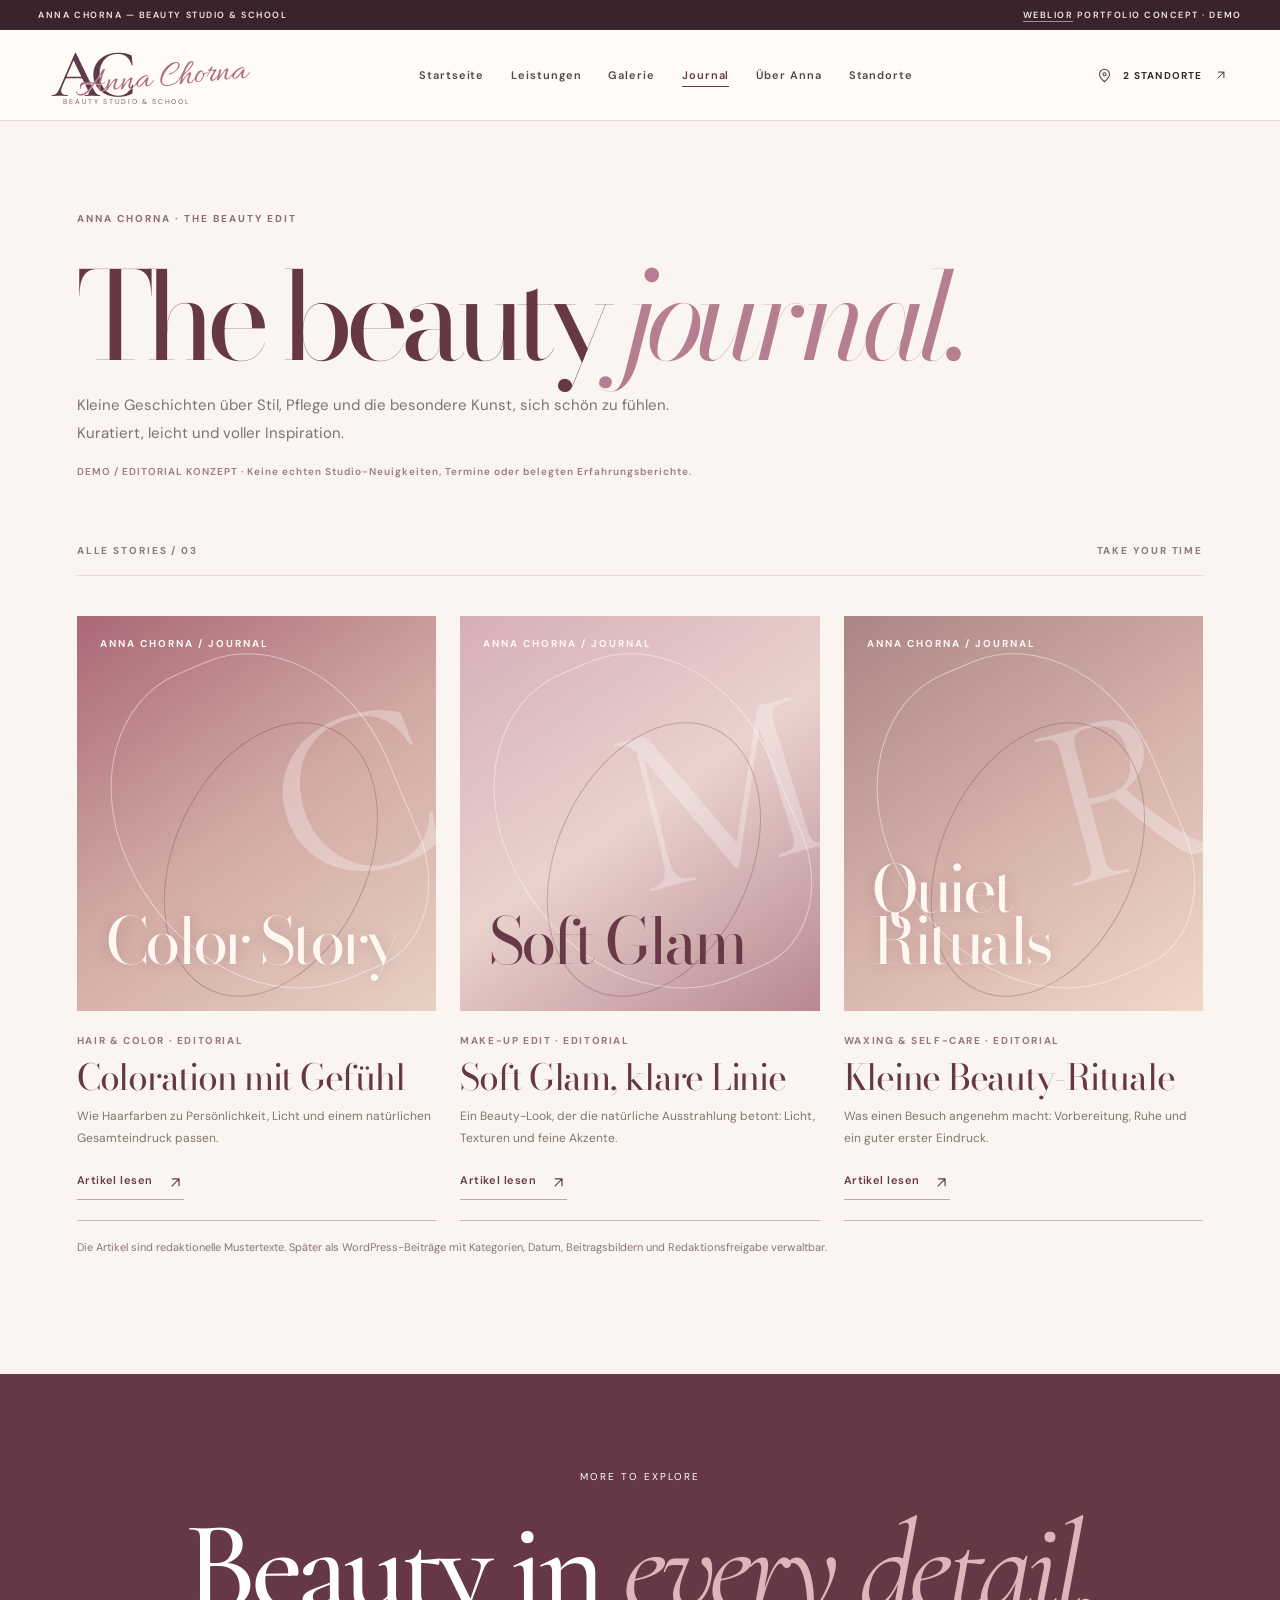
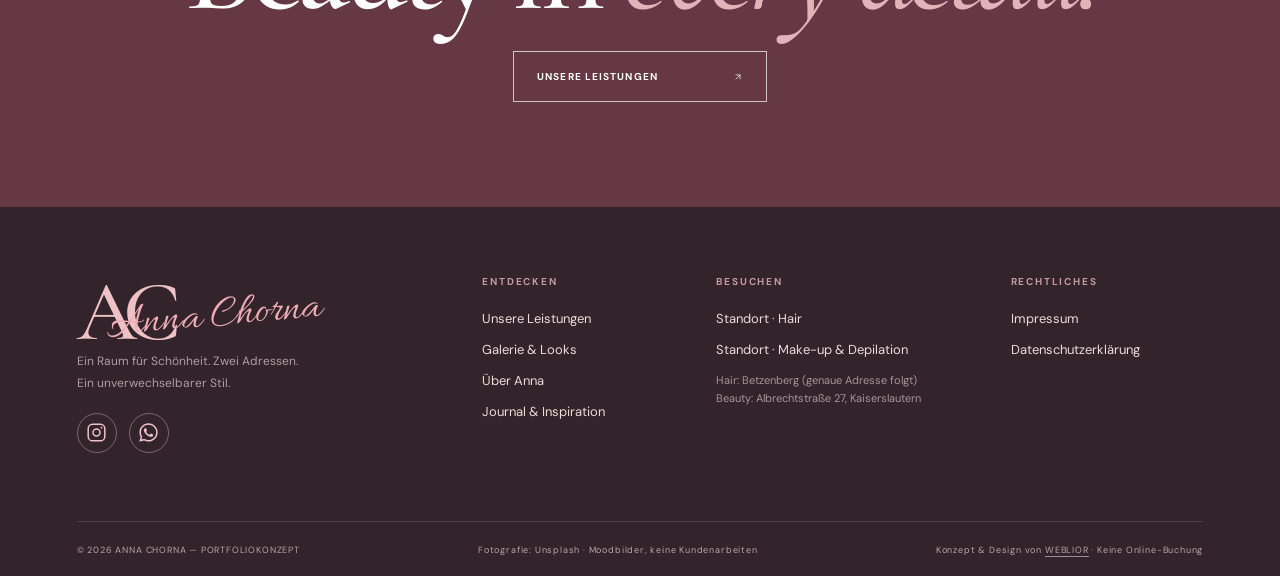
<file: journal.html>
<!DOCTYPE html>

<html lang="de"><head><meta charset="utf-8"/><meta content="width=device-width,initial-scale=1,viewport-fit=cover" name="viewport"/><meta content="noindex,nofollow,noarchive" name="robots"/><meta content="strict-origin-when-cross-origin" name="referrer"/><meta content="#faf5f0" name="theme-color"/><meta content="Beauty-Inspirationen und Tipps rund um Haarfarben, Make-up und kleine Pflege-Rituale entdecken." name="description"/><title>Beauty Journal | Anna Chorna</title><link href="https://fonts.googleapis.com" rel="preconnect"/><link crossorigin="" href="https://fonts.gstatic.com" rel="preconnect"/><link href="https://fonts.googleapis.com/css2?family=Allura&amp;family=Bodoni+Moda:ital,opsz,wght@0,6..96,400;0,6..96,500;0,6..96,600;1,6..96,400;1,6..96,500&amp;family=Cormorant+Garamond:ital,wght@0,400;0,500;0,600;0,700;1,400;1,500;1,600&amp;family=DM+Sans:wght@400;500;600;700&amp;display=swap" rel="stylesheet"/><link href="assets/style.css" rel="stylesheet"/><script defer="" src="assets/site.js"></script><meta content="WEBLIOR — Konzept &amp; Design" name="author"/><meta content="light" name="color-scheme"/><meta content="summary_large_image" name="twitter:card"/><meta content="Beauty Journal | Anna Chorna" name="twitter:title"/><meta content="Beauty-Inspirationen und Tipps rund um Haarfarben, Make-up und kleine Pflege-Rituale entdecken." name="twitter:description"/><meta content="website" property="og:type"/><meta content="de_DE" property="og:locale"/><meta content="Anna Chorna Beauty Studio &amp; School" property="og:site_name"/><meta content="Beauty Journal | Anna Chorna" property="og:title"/><meta content="Beauty-Inspirationen und Tipps rund um Haarfarben, Make-up und kleine Pflege-Rituale entdecken." property="og:description"/><meta content="https://serdjuktanya.github.io/anna-chorna-beauty/journal.html" property="og:url"/><meta content="https://serdjuktanya.github.io/anna-chorna-beauty/assets/og-anna-chorna-v219.jpg" property="og:image"/><meta content="https://serdjuktanya.github.io/anna-chorna-beauty/assets/og-anna-chorna-v219.jpg" property="og:image:secure_url"/><meta content="image/jpeg" property="og:image:type"/><meta content="1200" property="og:image:width"/><meta content="630" property="og:image:height"/><meta content="https://serdjuktanya.github.io/anna-chorna-beauty/assets/og-anna-chorna-v219.jpg" name="twitter:image"/><link href="assets/favicon.svg" rel="icon" type="image/svg+xml"/><link href="assets/apple-touch-icon.png" rel="apple-touch-icon" sizes="180x180"/><link href="site.webmanifest" rel="manifest"/><link href="https://images.unsplash.com" rel="preconnect"/><script type="application/ld+json">{"@context": "https://schema.org", "@type": "CollectionPage", "name": "Beauty Journal & Inspiration | Anna Chorna — WEBLIOR Demo", "headline": "Beauty Journal & Inspiration | Anna Chorna — WEBLIOR Demo", "description": "Beauty Journal mit Inspirationen zu Haarfarben, Make-up und Self-Care. Redaktionelle Konzepttexte im WEBLIOR Demo-Projekt, keine Studio-News.", "inLanguage": "de-DE", "isPartOf": {"@type": "WebSite", "name": "Anna Chorna — WEBLIOR Portfolio Concept"}, "about": {"@type": "CreativeWork", "name": "Anna Chorna Beauty Studio — WEBLIOR Demo", "creator": {"@type": "Organization", "name": "WEBLIOR"}}}</script><meta content="Illustratives Beauty-Porträt mit dem Logo Anna Chorna Beauty Studio &amp; School" property="og:image:alt"/></head><body class="page-journal"><a class="skip-link" href="#main">Zum Inhalt springen</a><div class="concept-bar"><span>ANNA CHORNA — BEAUTY STUDIO &amp; SCHOOL</span><span><a aria-label="WEBLIOR Webdesign in einem neuen Tab öffnen" class="weblior-credit-link" href="https://weblior.de/" rel="noopener noreferrer" target="_blank">WEBLIOR</a> PORTFOLIO CONCEPT · DEMO</span></div>
<header class="site-header" id="top">
<div class="header-inner">
<a aria-label="Anna Chorna — Startseite" class="wordmark" href="index.html"><span aria-hidden="true" class="brand-crest"><span class="brand-ac">AC</span><span class="brand-script">Anna Chorna</span></span><small>BEAUTY STUDIO &amp; SCHOOL</small></a>
<button aria-controls="site-nav" aria-expanded="false" aria-label="Menü öffnen" class="nav-toggle" type="button"><span></span><span></span><span></span></button>
<nav aria-label="Hauptnavigation" class="site-nav" id="site-nav"><a href="index.html">Startseite</a><a href="leistungen.html">Leistungen</a><a href="galerie.html">Galerie</a><a aria-current="page" href="journal.html">Journal</a><a href="ueber-anna.html">Über Anna</a><a href="kontakt.html">Standorte</a></nav>
<a class="header-location" href="kontakt.html"><span aria-hidden="true" class="pin-icon"><svg aria-hidden="true" class="ui-icon" viewbox="0 0 24 24"><path d="M20 10c0 5-8 12-8 12S4 15 4 10a8 8 0 1 1 16 0Z"></path><circle cx="12" cy="10" r="2.5"></circle></svg></span> 2 STANDORTE <span class="arrow"><svg aria-hidden="true" class="icon-arrow-up-right" fill="none" focusable="false" stroke="currentColor" stroke-linecap="round" stroke-linejoin="round" stroke-width="1.65" viewbox="0 0 24 24" xmlns="http://www.w3.org/2000/svg"><path d="M7 17 17 7M7.5 7H17v9.5"></path></svg></span></a>
</div>
</header><main id="main"><section class="journal-intro"><span class="micro-label" data-reveal="rise">ANNA CHORNA · THE BEAUTY EDIT</span><h1 data-reveal="rise">The beauty <em>journal.</em></h1><p data-reveal="slide">Kleine Geschichten über Stil, Pflege und die besondere Kunst, sich schön zu fühlen. Kuratiert, leicht und voller Inspiration.</p><p class="journal-note">DEMO / EDITORIAL KONZEPT · Keine echten Studio-Neuigkeiten, Termine oder belegten Erfahrungsberichte.</p></section>
<section class="section-shell journal-listing"><div class="section-eyebrow" data-reveal="rise"><span>ALLE STORIES / 03</span><span>TAKE YOUR TIME</span></div><div class="journal-grid" style="margin-top:40px"><a aria-label="Coloration mit Gefühl lesen" class="journal-card" data-reveal="rise" href="journal-hair.html"><span class="journal-art journal-art--hair"><span class="art-index">ANNA CHORNA / JOURNAL</span><span aria-hidden="true" class="art-sign">C</span><span class="art-title">Color
Story</span></span><span class="journal-cat">HAIR &amp; COLOR · EDITORIAL</span><h2>Coloration mit Gefühl</h2><p>Wie Haarfarben zu Persönlichkeit, Licht und einem natürlichen Gesamteindruck passen.</p><span class="journal-read">Artikel lesen <span aria-hidden="true"><svg aria-hidden="true" class="icon-arrow-up-right" fill="none" focusable="false" stroke="currentColor" stroke-linecap="round" stroke-linejoin="round" stroke-width="1.65" viewbox="0 0 24 24" xmlns="http://www.w3.org/2000/svg"><path d="M7 17 17 7M7.5 7H17v9.5"></path></svg></span></span></a><a aria-label="Soft Glam, klare Linie lesen" class="journal-card" data-reveal="rise" href="journal-makeup.html"><span class="journal-art journal-art--makeup"><span class="art-index">ANNA CHORNA / JOURNAL</span><span aria-hidden="true" class="art-sign">M</span><span class="art-title">Soft
Glam</span></span><span class="journal-cat">MAKE-UP EDIT · EDITORIAL</span><h2>Soft Glam, klare Linie</h2><p>Ein Beauty-Look, der die natürliche Ausstrahlung betont: Licht, Texturen und feine Akzente.</p><span class="journal-read">Artikel lesen <span aria-hidden="true"><svg aria-hidden="true" class="icon-arrow-up-right" fill="none" focusable="false" stroke="currentColor" stroke-linecap="round" stroke-linejoin="round" stroke-width="1.65" viewbox="0 0 24 24" xmlns="http://www.w3.org/2000/svg"><path d="M7 17 17 7M7.5 7H17v9.5"></path></svg></span></span></a><a aria-label="Kleine Beauty-Rituale lesen" class="journal-card" data-reveal="rise" href="journal-ritual.html"><span class="journal-art journal-art--ritual"><span class="art-index">ANNA CHORNA / JOURNAL</span><span aria-hidden="true" class="art-sign">R</span><span class="art-title">Quiet
Rituals</span></span><span class="journal-cat">WAXING &amp; SELF-CARE · EDITORIAL</span><h2>Kleine Beauty-Rituale</h2><p>Was einen Besuch angenehm macht: Vorbereitung, Ruhe und ein guter erster Eindruck.</p><span class="journal-read">Artikel lesen <span aria-hidden="true"><svg aria-hidden="true" class="icon-arrow-up-right" fill="none" focusable="false" stroke="currentColor" stroke-linecap="round" stroke-linejoin="round" stroke-width="1.65" viewbox="0 0 24 24" xmlns="http://www.w3.org/2000/svg"><path d="M7 17 17 7M7.5 7H17v9.5"></path></svg></span></span></a></div><p class="journal-bottom-note">Die Artikel sind redaktionelle Mustertexte. Später als WordPress-Beiträge mit Kategorien, Datum, Beitragsbildern und Redaktionsfreigabe verwaltbar.</p></section>
<section class="page-crosslink"><span>MORE TO EXPLORE</span><h2 data-reveal="rise">Beauty in <em>every detail.</em></h2><a class="btn-outline-light" href="leistungen.html">Unsere Leistungen <svg aria-hidden="true" class="icon-arrow-up-right" fill="none" focusable="false" stroke="currentColor" stroke-linecap="round" stroke-linejoin="round" stroke-width="1.65" viewbox="0 0 24 24" xmlns="http://www.w3.org/2000/svg"><path d="M7 17 17 7M7.5 7H17v9.5"></path></svg></a></section></main><button aria-label="Nach oben scrollen" class="back-top" type="button"><svg aria-hidden="true" class="ui-icon" viewbox="0 0 24 24"><path d="m12 19 0-14m-7 7 7-7 7 7"></path></svg></button><footer class="site-footer"><div class="footer-inner"><div class="foot-brand"><span aria-hidden="true" class="brand-crest"><span class="brand-ac">AC</span><span class="brand-script">Anna Chorna</span></span><p>Ein Raum für Schönheit. Zwei Adressen.<br/>Ein unverwechselbarer Stil.</p><div aria-label="Instagram und WhatsApp" class="social-icon-links"><a aria-label="Anna Chorna auf Instagram öffnen" class="social-icon-link" href="https://www.instagram.com/anna_beautyroom_ua/" rel="noopener noreferrer" target="_blank" title="Instagram"><svg aria-hidden="true" fill="none" stroke="currentColor" stroke-linecap="round" stroke-linejoin="round" stroke-width="1.7" viewbox="0 0 24 24"><rect height="19" rx="5" width="19" x="2.5" y="2.5"></rect><circle cx="12" cy="12" r="4"></circle><circle cx="17.7" cy="6.5" fill="currentColor" r="1" stroke="none"></circle></svg></a><a aria-label="Anna Chorna auf WhatsApp kontaktieren" class="social-icon-link" href="https://wa.me/4915155448378" rel="noopener noreferrer" target="_blank" title="WhatsApp"><svg aria-hidden="true" fill="currentColor" viewbox="0 0 448 512" xmlns="http://www.w3.org/2000/svg"><path d="M380.9 97.1C339 55.1 283.2 32 223.9 32c-122.4 0-222 99.6-222 222 0 39.1 10.2 77.3 29.6 111L0 480l117.7-30.9c32.4 17.7 68.9 27 106.1 27h.1c122.3 0 224.1-99.6 224.1-222 0-59.3-25.2-115-67.1-157zm-157 341.6c-33.2 0-65.7-8.9-94-25.7l-6.7-4-69.8 18.3L72 359.2l-4.4-7c-18.5-29.4-28.2-63.3-28.2-98.2 0-101.7 82.8-184.5 184.6-184.5 49.3 0 95.6 19.2 130.4 54.1 34.8 34.9 56.2 81.2 56.1 130.5 0 101.8-84.9 184.6-186.6 184.6zm101.2-138.2c-5.5-2.8-32.8-16.2-37.9-18-5.1-1.9-8.8-2.8-12.5 2.8-3.7 5.6-14.3 18-17.6 21.8-3.2 3.7-6.5 4.2-12 1.4-32.6-16.3-54-29.1-75.5-66-5.7-9.8 5.7-9.1 16.3-30.3 1.8-3.7.9-6.9-.5-9.7-1.4-2.8-12.5-30.1-17.1-41.2-4.5-10.8-9.1-9.3-12.5-9.5-3.2-.2-6.9-.2-10.6-.2-3.7 0-9.7 1.4-14.8 6.9-5.1 5.6-19.4 19-19.4 46.3 0 27.3 19.9 53.7 22.6 57.4 2.8 3.7 39.1 59.7 94.8 83.8 35.2 15.2 49 16.5 66.6 13.9 10.7-1.6 32.8-13.4 37.4-26.4 4.6-13 4.6-24.1 3.2-26.4-1.3-2.5-5-3.9-10.5-6.6z"></path></svg></a></div></div><div class="footer-links"><span>ENTDECKEN</span><a href="leistungen.html">Unsere Leistungen</a><a href="galerie.html">Galerie &amp; Looks</a><a href="ueber-anna.html">Über Anna</a><a href="journal.html">Journal &amp; Inspiration</a></div><div class="footer-links"><span>BESUCHEN</span><a href="kontakt.html#hair-location">Standort · Hair</a><a href="kontakt.html#beauty-location">Standort · Make-up &amp; Depilation</a><p>Hair: Betzenberg (genaue Adresse folgt)<br/>Beauty: Albrechtstraße 27, Kaiserslautern</p></div><div class="footer-links footer-legal"><span>RECHTLICHES</span><a href="impressum.html">Impressum</a><a href="datenschutz.html">Datenschutzerklärung</a></div></div><div class="footer-bottom"><span>© 2026 ANNA CHORNA — PORTFOLIOKONZEPT</span><span>Fotografie: Unsplash · Moodbilder, keine Kundenarbeiten</span><span>Konzept &amp; Design von <a aria-label="WEBLIOR Webdesign in einem neuen Tab öffnen" class="weblior-credit-link" href="https://weblior.de/" rel="noopener noreferrer" target="_blank">WEBLIOR</a> · Keine Online-Buchung</span></div></footer></body></html>
</file>
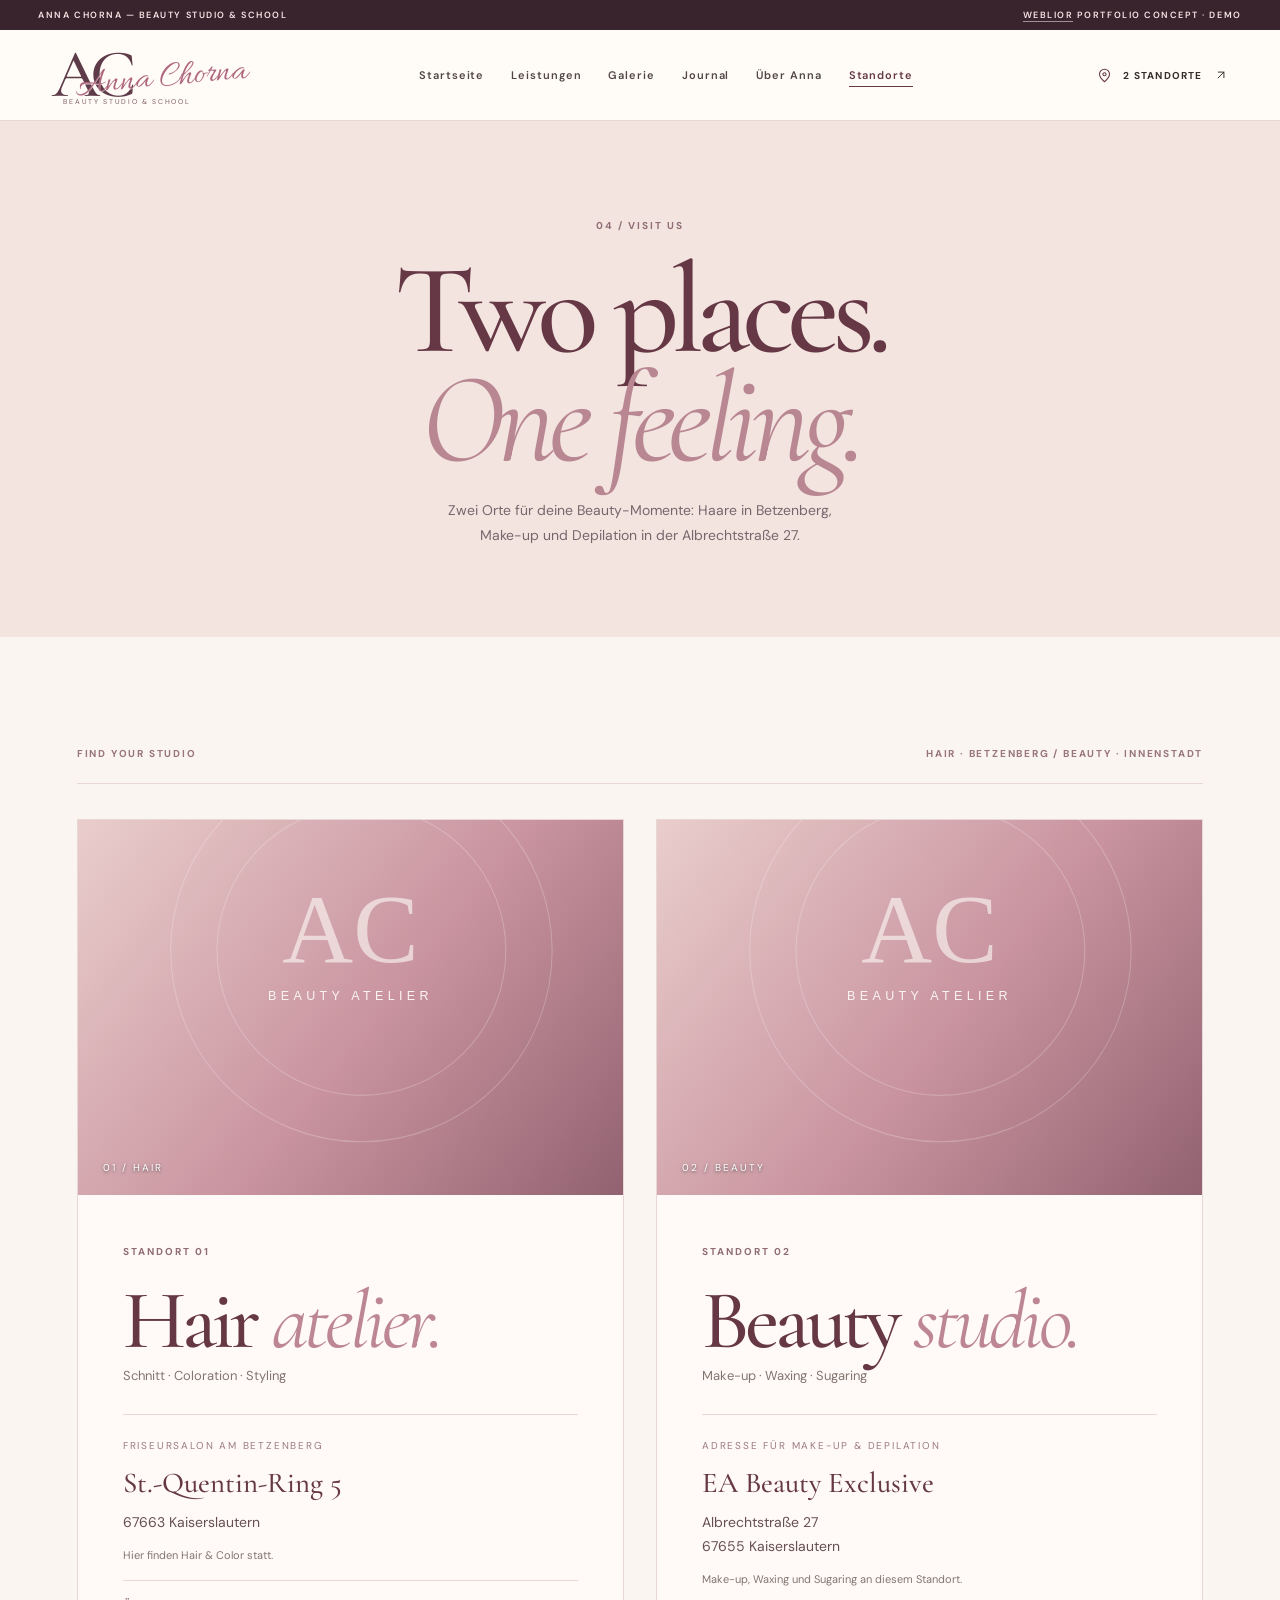
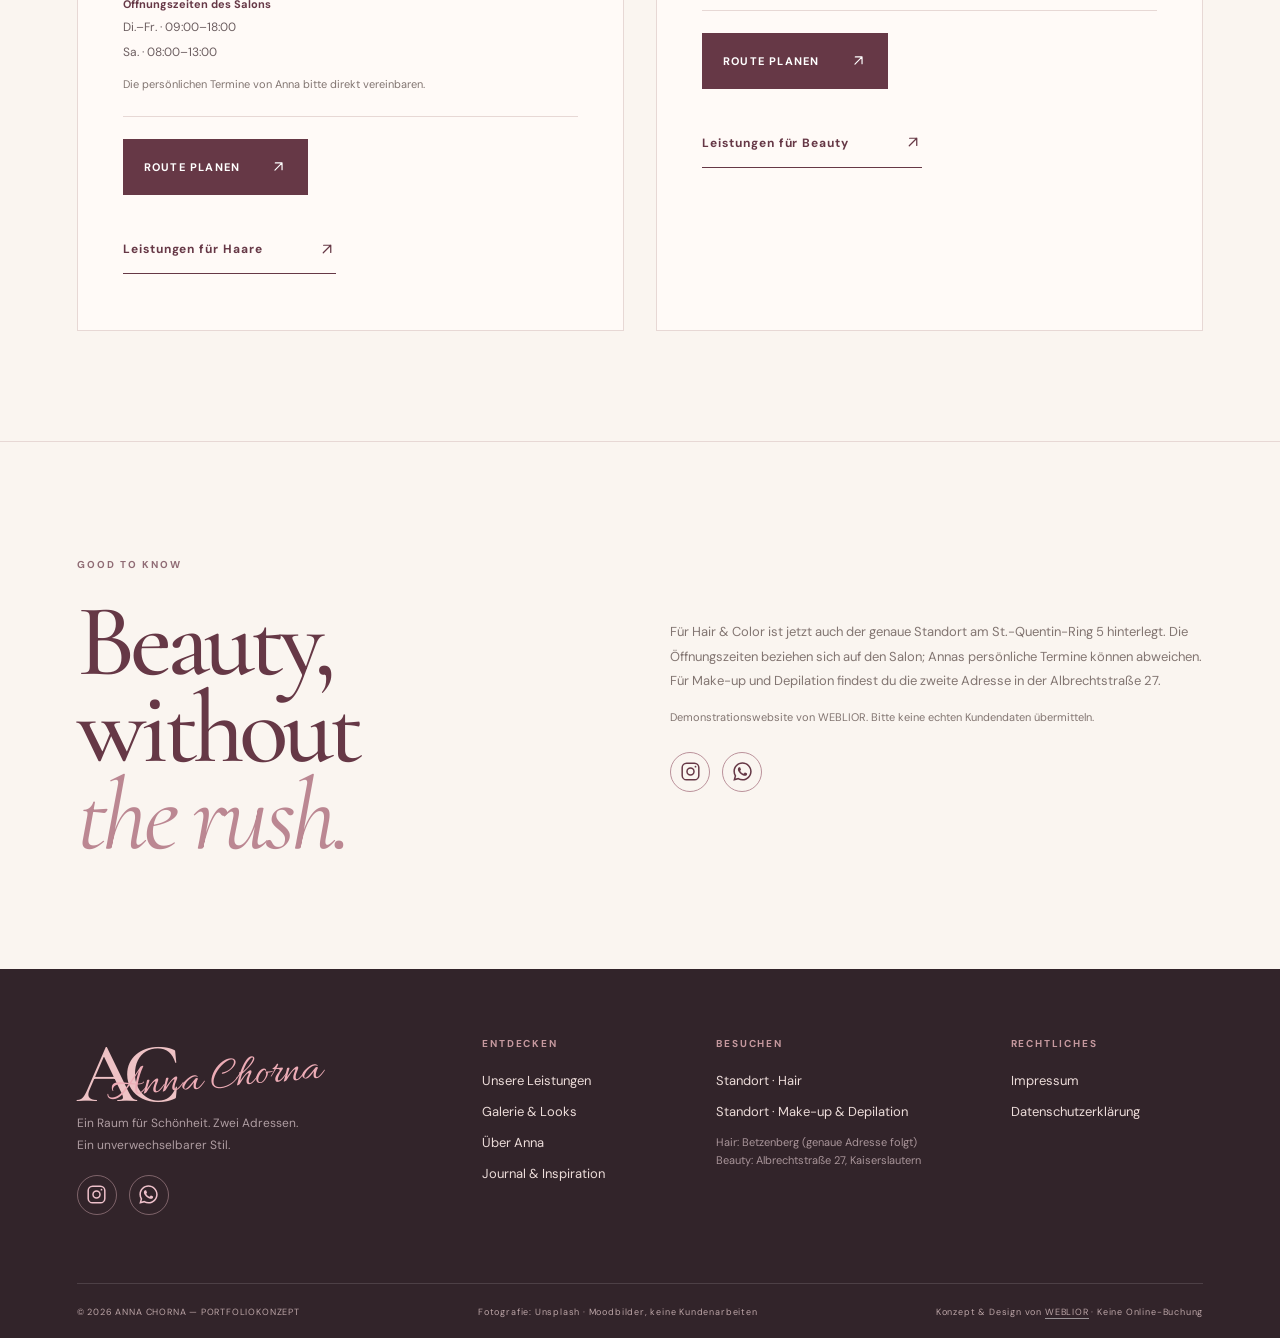
<file: kontakt.html>
<!DOCTYPE html>

<html lang="de"><head><meta charset="utf-8"/><meta content="width=device-width,initial-scale=1,viewport-fit=cover" name="viewport"/><meta content="noindex,nofollow,noarchive" name="robots"/><meta content="strict-origin-when-cross-origin" name="referrer"/><meta content="#faf5f0" name="theme-color"/><meta content="Hair &amp; Color in Kaiserslautern-Betzenberg. Make-up und Depilation bei EA Beauty Exclusive, Albrechtstraße 27." name="description"/><title>Kontakt &amp; Standorte | Anna Chorna</title><link href="https://fonts.googleapis.com" rel="preconnect"/><link crossorigin="" href="https://fonts.gstatic.com" rel="preconnect"/><link href="https://fonts.googleapis.com/css2?family=Allura&amp;family=Bodoni+Moda:ital,opsz,wght@0,6..96,400;0,6..96,500;0,6..96,600;1,6..96,400;1,6..96,500&amp;family=Cormorant+Garamond:ital,wght@0,400;0,500;0,600;0,700;1,400;1,500;1,600&amp;family=DM+Sans:wght@400;500;600;700&amp;display=swap" rel="stylesheet"/><link href="assets/style.css?v=2.23" rel="stylesheet"/><script defer="" src="assets/site.js"></script><meta content="WEBLIOR — Konzept &amp; Design" name="author"/><meta content="light" name="color-scheme"/><meta content="summary_large_image" name="twitter:card"/><meta content="Kontakt &amp; Standorte | Anna Chorna" name="twitter:title"/><meta content="Hair &amp; Color in Kaiserslautern-Betzenberg. Make-up und Depilation bei EA Beauty Exclusive, Albrechtstraße 27." name="twitter:description"/><meta content="website" property="og:type"/><meta content="de_DE" property="og:locale"/><meta content="Anna Chorna Beauty Studio &amp; School" property="og:site_name"/><meta content="Kontakt &amp; Standorte | Anna Chorna" property="og:title"/><meta content="Hair &amp; Color in Kaiserslautern-Betzenberg. Make-up und Depilation bei EA Beauty Exclusive, Albrechtstraße 27." property="og:description"/><meta content="https://serdjuktanya.github.io/anna-chorna-beauty/kontakt.html" property="og:url"/><meta content="https://serdjuktanya.github.io/anna-chorna-beauty/assets/og-anna-chorna-v219.jpg" property="og:image"/><meta content="https://serdjuktanya.github.io/anna-chorna-beauty/assets/og-anna-chorna-v219.jpg" property="og:image:secure_url"/><meta content="image/jpeg" property="og:image:type"/><meta content="1200" property="og:image:width"/><meta content="630" property="og:image:height"/><meta content="https://serdjuktanya.github.io/anna-chorna-beauty/assets/og-anna-chorna-v219.jpg" name="twitter:image"/><link href="assets/favicon.svg" rel="icon" type="image/svg+xml"/><link href="assets/apple-touch-icon.png" rel="apple-touch-icon" sizes="180x180"/><link href="site.webmanifest" rel="manifest"/><link href="https://images.unsplash.com" rel="preconnect"/><script type="application/ld+json">{"@context": "https://schema.org", "@type": "WebPage", "name": "Standorte in Kaiserslautern | Anna Chorna Beauty Studio", "description": "Zwei Standorte: Hair & Color in Kaiserslautern-Betzenberg; Make-up, Waxing und Sugaring bei EA Beauty Exclusive, Albrechtstraße 27.", "inLanguage": "de-DE", "isPartOf": {"@type": "WebSite", "name": "Anna Chorna — WEBLIOR Portfolio Concept", "inLanguage": "de-DE"}, "about": {"@type": "CreativeWork", "name": "Anna Chorna Beauty Studio & School — Webdesignkonzept", "creator": {"@type": "Organization", "name": "WEBLIOR"}, "isAccessibleForFree": true, "description": "Unveröffentlichtes Portfolio-Konzept. Keine verifizierten Kundenarbeiten oder Betreiberangaben."}}</script><meta content="Illustratives Beauty-Porträt mit dem Logo Anna Chorna Beauty Studio &amp; School" property="og:image:alt"/></head><body class="page-kontakt"><a class="skip-link" href="#main">Zum Inhalt springen</a><div class="concept-bar"><span>ANNA CHORNA — BEAUTY STUDIO &amp; SCHOOL</span><span><a aria-label="WEBLIOR Webdesign in einem neuen Tab öffnen" class="weblior-credit-link" href="https://weblior.de/" rel="noopener noreferrer" target="_blank">WEBLIOR</a> PORTFOLIO CONCEPT · DEMO</span></div>
<header class="site-header" id="top">
<div class="header-inner">
<a aria-label="Anna Chorna — Startseite" class="wordmark" href="index.html"><span aria-hidden="true" class="brand-crest"><span class="brand-ac">AC</span><span class="brand-script">Anna Chorna</span></span><small>BEAUTY STUDIO &amp; SCHOOL</small></a>
<button aria-controls="site-nav" aria-expanded="false" aria-label="Menü öffnen" class="nav-toggle" type="button"><span></span><span></span><span></span></button>
<nav aria-label="Hauptnavigation" class="site-nav" id="site-nav"><a href="index.html">Startseite</a><a href="leistungen.html">Leistungen</a><a href="galerie.html">Galerie</a><a href="journal.html">Journal</a><a href="ueber-anna.html">Über Anna</a><a aria-current="page" href="kontakt.html">Standorte</a></nav>
<a class="header-location" href="kontakt.html"><span aria-hidden="true" class="pin-icon"><svg aria-hidden="true" class="ui-icon" viewbox="0 0 24 24"><path d="M20 10c0 5-8 12-8 12S4 15 4 10a8 8 0 1 1 16 0Z"></path><circle cx="12" cy="10" r="2.5"></circle></svg></span> 2 STANDORTE <span class="arrow"><svg aria-hidden="true" class="icon-arrow-up-right" fill="none" focusable="false" stroke="currentColor" stroke-linecap="round" stroke-linejoin="round" stroke-width="1.65" viewbox="0 0 24 24" xmlns="http://www.w3.org/2000/svg"><path d="M7 17 17 7M7.5 7H17v9.5"></path></svg></span></a>
</div>
</header><main id="main">
<section class="contact-heading"><span class="micro-label" data-reveal="rise">04 / VISIT US</span><h1 data-reveal="rise">Two places.<br/><em>One feeling.</em></h1><p data-reveal="slide">Zwei Orte für deine Beauty-Momente: Haare in Betzenberg, Make-up und Depilation in der <span class="keep-together">Albrechtstraße 27.</span></p></section>
<section class="locations section-shell"><div class="locations-heading"><span>FIND YOUR STUDIO</span><span>HAIR · BETZENBERG / BEAUTY · INNENSTADT</span></div><div class="location-grid"><article class="location-card" data-reveal="mask" id="hair-location" style="--reveal-delay:0ms"><div class="location-card-photo"><img alt="Editorial-Haarfotografie für den Standort Betzenberg" data-photo-id="contact-hair" data-reveal="image" decoding="async" height="1350" loading="lazy" src="https://images.unsplash.com/photo-1559599101-f09722fb4948?auto=format&amp;fit=crop&amp;w=1100&amp;q=80" width="1100"/><span>01 / HAIR</span></div><div class="location-card-content" data-reveal="soft"><span class="micro-label" data-reveal="rise">STANDORT 01</span><h2 data-reveal="rise">Hair <em>atelier.</em></h2><p data-reveal="slide">Schnitt · Coloration · Styling</p><div class="address-box"><span>FRISEURSALON AM BETZENBERG</span><strong>St.-Quentin-Ring 5</strong><span class="address-line">67663 Kaiserslautern</span><small>Hier finden Hair &amp; Color statt.</small><div class="salon-hours"><b>Öffnungszeiten des Salons</b><span>Di.–Fr. · 09:00–18:00</span><span>Sa. · 08:00–13:00</span><small>Die persönlichen Termine von Anna bitte direkt vereinbaren.</small></div></div><div class="location-actions"><a aria-label="Route zum Friseursalon am Betzenberg in Google Maps öffnen" class="btn-wine location-route" href="https://www.google.com/maps/dir/?api=1&amp;destination=St.-Quentin-Ring%205%2C%2067663%20Kaiserslautern" rel="noopener noreferrer" target="_blank">Route planen <span aria-hidden="true"><svg aria-hidden="true" class="icon-arrow-up-right" fill="none" focusable="false" stroke="currentColor" stroke-linecap="round" stroke-linejoin="round" stroke-width="1.65" viewbox="0 0 24 24"><path d="M7 17 17 7M7.5 7H17v9.5"></path></svg></span></a></div><a class="underline-link" href="leistungen.html#hair">Leistungen für Haare <span><svg aria-hidden="true" class="icon-arrow-up-right" fill="none" focusable="false" stroke="currentColor" stroke-linecap="round" stroke-linejoin="round" stroke-width="1.65" viewbox="0 0 24 24" xmlns="http://www.w3.org/2000/svg"><path d="M7 17 17 7M7.5 7H17v9.5"></path></svg></span></a></div></article>
<article class="location-card" data-reveal="scale" id="beauty-location" style="--reveal-delay:75ms"><div class="location-card-photo"><img alt="Kosmetik- und Make-up-Inspiration für den Standort Albrechtstraße" data-photo-id="contact-beauty" data-reveal="image" decoding="async" height="1350" loading="lazy" src="https://images.unsplash.com/photo-1522335789203-aabd1fc54bc9?auto=format&amp;fit=crop&amp;w=1100&amp;q=80" width="1100"/><span>02 / BEAUTY</span></div><div class="location-card-content" data-reveal="soft"><span class="micro-label" data-reveal="rise">STANDORT 02</span><h2 data-reveal="rise">Beauty <em>studio.</em></h2><p data-reveal="slide">Make-up · Waxing · Sugaring</p><div class="address-box"><span>ADRESSE FÜR MAKE-UP &amp; DEPILATION</span><strong>EA Beauty Exclusive</strong><span class="address-line">Albrechtstraße 27<br/>67655 Kaiserslautern</span><small>Make-up, Waxing und Sugaring an diesem Standort.</small></div><div class="location-actions"><a aria-label="Route zu EA Beauty Exclusive, Albrechtstraße 27, in Google Maps öffnen" class="btn-wine location-route" href="https://www.google.com/maps/dir/?api=1&amp;destination=Albrechtstra%C3%9Fe%2027%2C%2067655%20Kaiserslautern" rel="noopener noreferrer" target="_blank">Route planen <span aria-hidden="true"><svg aria-hidden="true" class="icon-arrow-up-right" fill="none" focusable="false" stroke="currentColor" stroke-linecap="round" stroke-linejoin="round" stroke-width="1.65" viewbox="0 0 24 24" xmlns="http://www.w3.org/2000/svg"><path d="M7 17 17 7M7.5 7H17v9.5"></path></svg></span></a></div><a class="underline-link" href="leistungen.html#beauty">Leistungen für Beauty <span><svg aria-hidden="true" class="icon-arrow-up-right" fill="none" focusable="false" stroke="currentColor" stroke-linecap="round" stroke-linejoin="round" stroke-width="1.65" viewbox="0 0 24 24" xmlns="http://www.w3.org/2000/svg"><path d="M7 17 17 7M7.5 7H17v9.5"></path></svg></span></a></div></article></div></section>
<section class="contact-footnote section-shell"><div><span class="micro-label" data-reveal="rise">GOOD TO KNOW</span><h2 data-reveal="rise">Beauty, without<br/><em>the rush.</em></h2></div><div><p data-reveal="soft">Für Hair &amp; Color ist jetzt auch der genaue Standort am St.-Quentin-Ring 5 hinterlegt. Die Öffnungszeiten beziehen sich auf den Salon; Annas persönliche Termine können abweichen. Für Make-up und Depilation findest du die zweite Adresse in der Albrechtstraße 27.</p><p class="photo-note">Demonstrationswebsite von WEBLIOR. Bitte keine echten Kundendaten übermitteln.</p><div aria-label="Instagram und WhatsApp" class="social-icon-links social-icon-links-contact"><a aria-label="Anna Chorna auf Instagram öffnen" class="social-icon-link" href="https://www.instagram.com/anna_beautyroom_ua/" rel="noopener noreferrer" target="_blank" title="Instagram"><svg aria-hidden="true" fill="none" stroke="currentColor" stroke-linecap="round" stroke-linejoin="round" stroke-width="1.7" viewbox="0 0 24 24"><rect height="19" rx="5" width="19" x="2.5" y="2.5"></rect><circle cx="12" cy="12" r="4"></circle><circle cx="17.7" cy="6.5" fill="currentColor" r="1" stroke="none"></circle></svg></a><a aria-label="Anna Chorna auf WhatsApp kontaktieren" class="social-icon-link" href="https://wa.me/4915155448378" rel="noopener noreferrer" target="_blank" title="WhatsApp"><svg aria-hidden="true" fill="currentColor" viewbox="0 0 448 512" xmlns="http://www.w3.org/2000/svg"><path d="M380.9 97.1C339 55.1 283.2 32 223.9 32c-122.4 0-222 99.6-222 222 0 39.1 10.2 77.3 29.6 111L0 480l117.7-30.9c32.4 17.7 68.9 27 106.1 27h.1c122.3 0 224.1-99.6 224.1-222 0-59.3-25.2-115-67.1-157zm-157 341.6c-33.2 0-65.7-8.9-94-25.7l-6.7-4-69.8 18.3L72 359.2l-4.4-7c-18.5-29.4-28.2-63.3-28.2-98.2 0-101.7 82.8-184.5 184.6-184.5 49.3 0 95.6 19.2 130.4 54.1 34.8 34.9 56.2 81.2 56.1 130.5 0 101.8-84.9 184.6-186.6 184.6zm101.2-138.2c-5.5-2.8-32.8-16.2-37.9-18-5.1-1.9-8.8-2.8-12.5 2.8-3.7 5.6-14.3 18-17.6 21.8-3.2 3.7-6.5 4.2-12 1.4-32.6-16.3-54-29.1-75.5-66-5.7-9.8 5.7-9.1 16.3-30.3 1.8-3.7.9-6.9-.5-9.7-1.4-2.8-12.5-30.1-17.1-41.2-4.5-10.8-9.1-9.3-12.5-9.5-3.2-.2-6.9-.2-10.6-.2-3.7 0-9.7 1.4-14.8 6.9-5.1 5.6-19.4 19-19.4 46.3 0 27.3 19.9 53.7 22.6 57.4 2.8 3.7 39.1 59.7 94.8 83.8 35.2 15.2 49 16.5 66.6 13.9 10.7-1.6 32.8-13.4 37.4-26.4 4.6-13 4.6-24.1 3.2-26.4-1.3-2.5-5-3.9-10.5-6.6z"></path></svg></a></div></div></section>
</main><button aria-label="Nach oben scrollen" class="back-top" type="button"><svg aria-hidden="true" class="ui-icon" viewbox="0 0 24 24"><path d="m12 19 0-14m-7 7 7-7 7 7"></path></svg></button><footer class="site-footer"><div class="footer-inner"><div class="foot-brand"><span aria-hidden="true" class="brand-crest"><span class="brand-ac">AC</span><span class="brand-script">Anna Chorna</span></span><p>Ein Raum für Schönheit. Zwei Adressen.<br/>Ein unverwechselbarer Stil.</p><div aria-label="Instagram und WhatsApp" class="social-icon-links"><a aria-label="Anna Chorna auf Instagram öffnen" class="social-icon-link" href="https://www.instagram.com/anna_beautyroom_ua/" rel="noopener noreferrer" target="_blank" title="Instagram"><svg aria-hidden="true" fill="none" stroke="currentColor" stroke-linecap="round" stroke-linejoin="round" stroke-width="1.7" viewbox="0 0 24 24"><rect height="19" rx="5" width="19" x="2.5" y="2.5"></rect><circle cx="12" cy="12" r="4"></circle><circle cx="17.7" cy="6.5" fill="currentColor" r="1" stroke="none"></circle></svg></a><a aria-label="Anna Chorna auf WhatsApp kontaktieren" class="social-icon-link" href="https://wa.me/4915155448378" rel="noopener noreferrer" target="_blank" title="WhatsApp"><svg aria-hidden="true" fill="currentColor" viewbox="0 0 448 512" xmlns="http://www.w3.org/2000/svg"><path d="M380.9 97.1C339 55.1 283.2 32 223.9 32c-122.4 0-222 99.6-222 222 0 39.1 10.2 77.3 29.6 111L0 480l117.7-30.9c32.4 17.7 68.9 27 106.1 27h.1c122.3 0 224.1-99.6 224.1-222 0-59.3-25.2-115-67.1-157zm-157 341.6c-33.2 0-65.7-8.9-94-25.7l-6.7-4-69.8 18.3L72 359.2l-4.4-7c-18.5-29.4-28.2-63.3-28.2-98.2 0-101.7 82.8-184.5 184.6-184.5 49.3 0 95.6 19.2 130.4 54.1 34.8 34.9 56.2 81.2 56.1 130.5 0 101.8-84.9 184.6-186.6 184.6zm101.2-138.2c-5.5-2.8-32.8-16.2-37.9-18-5.1-1.9-8.8-2.8-12.5 2.8-3.7 5.6-14.3 18-17.6 21.8-3.2 3.7-6.5 4.2-12 1.4-32.6-16.3-54-29.1-75.5-66-5.7-9.8 5.7-9.1 16.3-30.3 1.8-3.7.9-6.9-.5-9.7-1.4-2.8-12.5-30.1-17.1-41.2-4.5-10.8-9.1-9.3-12.5-9.5-3.2-.2-6.9-.2-10.6-.2-3.7 0-9.7 1.4-14.8 6.9-5.1 5.6-19.4 19-19.4 46.3 0 27.3 19.9 53.7 22.6 57.4 2.8 3.7 39.1 59.7 94.8 83.8 35.2 15.2 49 16.5 66.6 13.9 10.7-1.6 32.8-13.4 37.4-26.4 4.6-13 4.6-24.1 3.2-26.4-1.3-2.5-5-3.9-10.5-6.6z"></path></svg></a></div></div><div class="footer-links"><span>ENTDECKEN</span><a href="leistungen.html">Unsere Leistungen</a><a href="galerie.html">Galerie &amp; Looks</a><a href="ueber-anna.html">Über Anna</a><a href="journal.html">Journal &amp; Inspiration</a></div><div class="footer-links"><span>BESUCHEN</span><a href="kontakt.html#hair-location">Standort · Hair</a><a href="kontakt.html#beauty-location">Standort · Make-up &amp; Depilation</a><p>Hair: Betzenberg (genaue Adresse folgt)<br/>Beauty: Albrechtstraße 27, Kaiserslautern</p></div><div class="footer-links footer-legal"><span>RECHTLICHES</span><a href="impressum.html">Impressum</a><a href="datenschutz.html">Datenschutzerklärung</a></div></div><div class="footer-bottom"><span>© 2026 ANNA CHORNA — PORTFOLIOKONZEPT</span><span>Fotografie: Unsplash · Moodbilder, keine Kundenarbeiten</span><span>Konzept &amp; Design von <a aria-label="WEBLIOR Webdesign in einem neuen Tab öffnen" class="weblior-credit-link" href="https://weblior.de/" rel="noopener noreferrer" target="_blank">WEBLIOR</a> · Keine Online-Buchung</span></div></footer></body></html>
</file>
<file: assets/style.css>
:root{--paper:#faf5f0;--chalk:#fffcf8;--rose:#edd5d1;--blush:#e9c9c7;--powder:#e4c5c5;--dusky:#c8969e;--wine:#663846;--plum:#39242d;--ink:#342e2d;--mute:#827571;--line:#e7d8d5;--serif:'Cormorant Garamond',Georgia,serif;--sans:'DM Sans',Arial,sans-serif;--hand:'Allura','Brush Script MT',cursive;--max:1440px}
*,*::before,*::after{box-sizing:border-box}html{scroll-behavior:smooth;scroll-padding-top:125px}body{margin:0;background:var(--paper);color:var(--ink);font-family:var(--sans);-webkit-font-smoothing:antialiased;min-width:0}img{display:block;width:100%;height:100%;object-fit:cover;color:transparent;font-size:0}a{color:inherit;text-decoration:none}button{font:inherit}a:focus-visible,button:focus-visible{outline:2px solid var(--wine);outline-offset:4px}::selection{background:var(--wine);color:white}.skip-link{position:absolute;top:-99px;left:12px;background:white;padding:10px;z-index:110}.skip-link:focus{top:8px}.concept-bar{height:30px;display:flex;justify-content:space-between;align-items:center;background:var(--plum);color:#f5e5e5;padding:0 max(3vw,22px);font-size:9px;letter-spacing:.17em;font-weight:600}.site-header{height:91px;position:relative;z-index:25;background:var(--chalk);border-bottom:1px solid var(--line)}.header-inner{max-width:var(--max);margin:auto;height:100%;padding:0 clamp(24px,4.1vw,70px);display:grid;grid-template-columns:240px 1fr 188px;align-items:center;gap:15px}.wordmark{display:inline-flex;flex-direction:column;align-items:flex-start;width:205px;align-self:center;justify-self:start}.brand-crest{height:52px;width:185px;position:relative;display:block}.brand-ac{font-family:var(--serif);font-size:68px;font-weight:500;line-height:.73;letter-spacing:-.17em;color:var(--wine);position:absolute;top:5px;left:3px}.brand-script{font-family:var(--hand);font-size:36px;color:#ae697c;white-space:nowrap;position:absolute;top:5px;left:17px;transform:rotate(-5deg);text-shadow:0 0 1px #e0b6b8}.wordmark small{font-size:8px;letter-spacing:.28em;margin-top:2px;color:#805d64;padding-left:15px}.site-nav{display:flex;align-items:center;justify-content:center;gap:clamp(17px,2.1vw,38px)}.site-nav>a{position:relative;font-size:11px;letter-spacing:.085em;white-space:nowrap;color:#514547;font-weight:600;padding:13px 0}.site-nav>a:after{content:'';height:1px;background:var(--wine);position:absolute;bottom:8px;left:0;right:100%;transition:right .3s}.site-nav>a:hover:after,.site-nav>a[aria-current=page]:after{right:0}.site-nav>a[aria-current=page]{color:var(--wine)}.header-location{font-size:10px;letter-spacing:.12em;font-weight:700;display:flex;align-items:center;justify-content:flex-end;gap:11px;white-space:nowrap}.header-location .pin-icon{font-size:20px;color:var(--wine)}.header-location .arrow{font-size:14px}.nav-toggle{display:none}.section-shell{max-width:var(--max);margin:auto;padding:110px clamp(24px,6vw,100px)}.section-eyebrow{display:flex;align-items:center;justify-content:space-between;font-size:10px;letter-spacing:.19em;color:#8c797b;font-weight:700;padding-bottom:18px;border-bottom:1px solid var(--line)}.micro-label{display:inline-block;font-size:10px;letter-spacing:.20em;color:#906c75;font-weight:700}.fine-label{font-size:10px;letter-spacing:.20em;font-weight:700;color:#976979;display:flex;gap:12px;align-items:center}.mini-rule{width:29px;height:1px;background:var(--dusky)}h1,h2,h3,p{margin-top:0}h1,h2,h3{font-weight:500}h1,h2{font-family:var(--serif)}h1 em,h2 em,h3 em{font-weight:400}h1{letter-spacing:-.052em}.btn-wine{display:inline-flex;align-items:center;justify-content:space-between;gap:36px;background:var(--wine);color:#fff;font-size:11px;font-weight:700;text-transform:uppercase;letter-spacing:.11em;min-height:52px;padding:17px 21px;transition:background .25s,transform .25s}.btn-wine:hover{background:#4b2935;transform:translateY(-2px)}.btn-wine span{font-size:17px;font-weight:400}.underline-link{font-size:12px;letter-spacing:.08em;font-weight:700;display:inline-flex;align-items:center;gap:55px;border-bottom:1px solid var(--wine);padding:0 0 12px;color:var(--wine);transition:gap .25s}.underline-link:hover{gap:67px}.underline-link span{font-size:18px}.photo-note{font-size:11px!important;line-height:1.75;color:var(--mute)}
/* HOME HERO: photo-led magazine cover, intentionally unlike WEBLIOR */
.home-hero{height:min(780px,calc(100svh - 121px));min-height:625px;max-height:850px;position:relative;overflow:hidden;background:#e6c9c6}.hero-photo-wrap{position:absolute;top:0;right:0;bottom:0;width:69%;background:linear-gradient(140deg,#a8797c,#e1c2b7)}.hero-photo{object-position:center 39%}.hero-photo-wash{position:absolute;inset:0;background:linear-gradient(90deg,rgba(40,27,30,.12),transparent 65%),rgba(80,35,45,.035)}.hero-photo-note{position:absolute;bottom:48px;right:56px;color:white;letter-spacing:.22em;font-size:10px;font-weight:700;text-shadow:0 1px 5px #444}.hero-card{position:absolute;left:6.3%;top:14%;bottom:13%;width:min(42.5%,610px);min-width:465px;padding:clamp(30px,3.4vw,48px) clamp(32px,3.8vw,54px);background:rgba(250,245,240,.97);display:flex;flex-direction:column;align-items:flex-start;box-shadow:0 23px 70px rgba(53,27,34,.10)}.hero-card h1{font-size:clamp(75px,6.8vw,106px);line-height:.79;margin:27px 0 18px;color:var(--wine)}.hero-card h1 em{color:#bd8690}.hero-card h1 span{font-size:.78em;white-space:nowrap}.hero-card p{font-size:13px;line-height:1.95;max-width:325px;color:#77646a;margin-bottom:18px}.hero-signature{font-family:var(--hand);font-size:38px;color:#b77b8e;position:absolute;bottom:31px;right:36px;transform:rotate(-6deg)}.hero-bottom-line{position:absolute;bottom:0;left:0;right:0;display:flex;justify-content:space-between;color:white;padding:17px 6.3%;font-size:10px;font-weight:700;letter-spacing:.18em;background:rgba(51,32,37,.34)}.editorial-note{text-align:center;background:#f6ebe6;padding:38px 20px;font-family:var(--serif);font-size:clamp(21px,2.3vw,32px);font-style:italic;color:var(--wine)}.editorial-note span{font-family:var(--sans);font-size:9px;letter-spacing:.18em;font-style:normal;margin-left:12px;color:#977980}.two-worlds-heading{display:flex;justify-content:space-between;align-items:end;gap:40px;margin:45px 0 42px}.two-worlds-heading h2,.section-heading-inline h2{font-size:clamp(58px,7vw,106px);line-height:.9;letter-spacing:-.05em;margin:12px 0 0;color:var(--wine)}.two-worlds-heading h2 em{color:#b7838d}.two-worlds-heading>p{max-width:285px;font-size:13px;line-height:1.85;color:var(--mute);margin:0 8px 5px}.worlds-grid{display:grid;grid-template-columns:1fr 1fr;gap:28px}.world-card{display:block;position:relative;overflow:hidden}.world-beauty{margin-top:105px}.world-image{aspect-ratio:4/4.4;overflow:hidden;background:#dac2bf}.world-beauty .world-image{aspect-ratio:4/3.45}.world-image img{transition:transform .75s}.world-card:hover .world-image img{transform:scale(1.055)}.world-meta{display:flex;justify-content:space-between;padding-top:19px;font-size:10px;letter-spacing:.19em;color:#8c6970;font-weight:700}.world-card h3{font-family:var(--serif);color:var(--wine);font-size:clamp(47px,5vw,75px);line-height:1;margin:13px 0 2px}.world-card h3 em{color:#b48090}.world-card p{font-size:12px;color:var(--mute);letter-spacing:.035em}.signature-section{display:grid;grid-template-columns:1fr 1fr;min-height:660px;background:var(--rose)}.signature-photo{overflow:hidden;background:#b58d8d;max-height:730px}.signature-photo img{object-position:center}.signature-copy{padding:clamp(55px,8vw,130px);display:flex;flex-direction:column;align-items:flex-start;justify-content:center}.sig-ornament{font-size:50px;color:#b77e8d;margin:24px 0 0;font-family:var(--serif)}.signature-copy h2{font-size:clamp(70px,7.3vw,119px);letter-spacing:-.05em;line-height:.87;margin:13px 0 25px;color:var(--wine)}.signature-copy h2 em{color:#ba7f90}.signature-copy p{font-size:14px;line-height:1.9;max-width:350px;color:#6e565b;margin-bottom:35px}.section-heading-inline{display:flex;align-items:end;justify-content:space-between;gap:32px;margin:30px 0 48px}.section-heading-inline .underline-link{margin-bottom:10px}.teaser-grid{display:grid;grid-template-columns:1.2fr .8fr .86fr;gap:24px}.teaser-grid a{display:flex;flex-direction:column;gap:17px;font-size:10px;letter-spacing:.19em;font-weight:700;color:#855c66}.teaser-grid img{aspect-ratio:3/4;height:auto;transition:filter .3s}.teaser-grid a:nth-child(2){padding-top:80px}.teaser-grid a:nth-child(3){padding-top:35px}.teaser-grid a:hover img{filter:saturate(1.2)}.gallery-tease .photo-note{margin-top:30px}.location-cta{background:var(--wine);color:#fff5ef;text-align:center;padding:115px 24px;overflow:hidden;position:relative}.location-cta:before{content:'AC';font-family:var(--serif);font-size:460px;letter-spacing:-.20em;line-height:1;position:absolute;top:-70px;left:-20px;color:rgba(255,255,255,.045);pointer-events:none}.location-cta-inner{position:relative}.location-cta .micro-label{color:#e6bec3}.location-cta h2{font-size:clamp(76px,9vw,140px);line-height:.87;letter-spacing:-.045em;margin:27px 0}.location-cta h2 em{color:#dfafb8}.location-cta p{font-size:13px;line-height:1.8;margin-bottom:30px;color:#f3dfe1}.btn-outline-light{display:inline-flex;align-items:center;gap:75px;border:1px solid rgba(255,255,255,.7);padding:18px 23px;text-transform:uppercase;letter-spacing:.11em;font-size:10px;font-weight:700;transition:background .2s,color .2s}.btn-outline-light:hover{background:#fff;color:var(--wine)}
/* SUBPAGE HEADS */
.page-top{max-width:var(--max);margin:auto;display:grid;grid-template-columns:52% 48%;min-height:530px;padding:0 20px 0 clamp(24px,6vw,100px);background:#f0e2dd}.page-head-copy{align-self:center;padding:55px 40px 50px 0}.page-head-copy h1{font-size:clamp(80px,10vw,146px);line-height:.84;color:var(--wine);margin:27px 0}.page-head-copy h1 em{display:block;color:#b58390}.page-head-copy p{max-width:420px;font-size:14px;line-height:1.9;color:#76686b}.page-head-photo{min-height:530px;overflow:hidden;background:#bd9d9e}.thin-running{height:63px;display:flex;justify-content:space-between;align-items:center;padding:0 max(6vw,30px);border-bottom:1px solid var(--line);letter-spacing:.18em;font-size:10px;color:#977b7d;font-weight:700}.service-chapter-top{display:flex;align-items:center;justify-content:space-between;border-bottom:1px solid var(--line);padding-bottom:17px}.section-index,.location-tag{font-size:11px;letter-spacing:.15em;font-weight:700;color:#9c7981}.location-tag{color:var(--wine);background:#f5e6e6;padding:10px 12px}.location-tag span{padding-left:18px}.service-chapter-grid{display:grid;grid-template-columns:1fr .87fr;gap:clamp(60px,9vw,150px);padding-top:60px;align-items:start}.service-title-wrap h2{font-size:clamp(76px,8vw,130px);line-height:.82;color:var(--wine);letter-spacing:-.047em;margin:27px 0}.service-title-wrap h2 em{color:#b78891}.service-title-wrap>p{max-width:380px;font-size:14px;line-height:1.85;color:var(--mute);margin-bottom:50px}.service-detail-image{height:360px;object-position:center;background:#ceb7b5}.service-menu{padding:32px 0}.service-menu h3{font-family:var(--serif);font-size:54px;margin:0 0 20px;color:var(--wine)}.service-line{border-top:1px solid var(--line);padding:22px 0;display:flex;align-items:start;justify-content:space-between;gap:15px}.service-line strong{display:block;font-size:14px;color:var(--ink);font-weight:600}.service-line span{display:block;font-size:12px;color:var(--mute);padding-top:7px}.service-line b{font-family:var(--serif);font-size:24px;color:#be9ba0;font-weight:400}.service-caveat{font-size:11px;line-height:1.7;color:var(--mute);margin:18px 0 28px}.service-chapter-beauty{background:#f2e4e2;max-width:none}.service-chapter-beauty>.service-chapter-top,.service-chapter-beauty>.service-chapter-grid{max-width:1240px;margin:auto}.service-chapter-grid.reversed .service-title-wrap{grid-column:2;grid-row:1}.service-chapter-grid.reversed .service-menu{grid-column:1;grid-row:1}.soft-band{background:#faf5f0;padding:75px 24px 100px;text-align:center}.soft-band>span{font-size:10px;letter-spacing:.2em;color:var(--mute)}.soft-band h2{font-size:clamp(64px,8vw,112px);letter-spacing:-.05em;line-height:.89;color:var(--wine);margin:25px 0}.soft-band h2 em{color:#b58591}
/* GALLERY */
.textual-page-hero{background:#f1e2dd;padding:90px 24px 75px;text-align:center}.textual-page-hero h1,.contact-heading h1{font-size:clamp(72px,10vw,155px);letter-spacing:-.06em;line-height:.85;color:var(--wine);margin:23px 0}.textual-page-hero h1 em,.contact-heading h1 em{color:#b88792}.textual-page-hero p,.contact-heading p{max-width:510px;font-size:14px;line-height:1.85;color:#78666c;margin:0 auto}.gallery-page{padding-top:50px}.filter-bar{display:flex;justify-content:space-between;align-items:center;gap:20px;padding-bottom:25px;border-bottom:1px solid var(--line);font-size:10px;font-weight:700;letter-spacing:.18em;color:#8a7377}.filter-buttons{display:flex;gap:8px;flex-wrap:wrap}.filter-buttons button{background:transparent;border:1px solid #dbc9c8;color:#8b7378;padding:10px 16px;cursor:pointer;font-size:11px;letter-spacing:.03em}.filter-buttons button[aria-pressed=true],.filter-buttons button:hover{background:var(--wine);color:white;border-color:var(--wine)}.gallery-masonry{display:grid;grid-template-columns:1.13fr .86fr .93fr;grid-auto-rows:225px;gap:20px;padding-top:33px}.gallery-tile{padding:0;border:0;position:relative;overflow:hidden;cursor:zoom-in;background:#d7bbbb;text-align:left}.gallery-tile img{transition:transform .6s;opacity:.95}.gallery-tile:hover img{transform:scale(1.05)}.gallery-caption{position:absolute;bottom:0;left:0;right:0;padding:55px 19px 20px;background:linear-gradient(transparent,rgba(33,19,23,.64));color:#fff;display:flex;justify-content:space-between;align-items:end}.gallery-caption strong,.gallery-caption small{display:block}.gallery-caption strong{font-family:var(--serif);font-size:27px;font-weight:500}.gallery-caption small{font-size:10px;letter-spacing:.12em;margin-top:4px}.gallery-plus{font-size:26px}.tile-1,.tile-4{grid-row:span 2}.tile-3{grid-row:span 2}.gallery-tile[hidden]{display:none!important}.page-crosslink{background:var(--wine);text-align:center;color:white;padding:90px 20px 105px}.page-crosslink>span{font-size:10px;letter-spacing:.2em}.page-crosslink h2{font-size:clamp(80px,10vw,140px);letter-spacing:-.05em;line-height:.83;margin:30px}.page-crosslink h2 em{color:#e0b4ba}
/* ABOUT */
.about-hero{display:grid;grid-template-columns:51% 49%;min-height:590px;background:#ebd6d2}.about-hero-image{position:relative;background:#c3a3a0;overflow:hidden}.about-hero-image span{position:absolute;bottom:25px;left:35px;color:#fff;letter-spacing:.2em;font-size:10px;font-weight:700;text-shadow:0 1px 5px #333}.about-hero-story{padding:90px clamp(40px,8vw,140px);display:flex;flex-direction:column;justify-content:center;position:relative;overflow:hidden}.about-hero-story h1{font-size:clamp(85px,10vw,147px);line-height:.85;letter-spacing:-.05em;color:var(--wine);margin:35px 0}.about-hero-story h1 em{color:#bd8e9b}.about-hero-story p{font-size:14px;line-height:1.9;max-width:380px;color:#75656a}.about-monogram{position:absolute;right:-50px;bottom:-140px;font:400 420px/.7 var(--serif);color:#cfacaf;opacity:.2;letter-spacing:-.24em;pointer-events:none}.about-story-grid{display:grid;grid-template-columns:1fr 1fr;gap:60px;padding-top:65px}.about-story-grid h2,.about-outro h2{font-size:clamp(82px,8vw,128px);line-height:.83;letter-spacing:-.06em;color:var(--wine)}.about-story-grid h2 em,.about-outro h2 em{color:#b9808d}.about-story-grid p{font-size:13px;line-height:1.95;color:var(--mute)}.about-story-grid .lead-text{font:500 31px/1.18 var(--serif);color:var(--wine)}.about-story-grid .underline-link{margin-top:24px}.brand-statement{display:grid;grid-template-columns:1fr 1fr;background:#e9d0cb;min-height:510px}.brand-statement-left{padding:100px clamp(35px,7vw,110px);display:flex;flex-direction:column;justify-content:center}.brand-statement-left h2{font-size:clamp(78px,8vw,120px);line-height:.88;letter-spacing:-.05em;color:var(--wine);margin:35px 0 25px}.brand-statement-left h2 em{color:#b88792}.brand-statement-left p{font-size:13px;color:#806b6e;line-height:1.8}.brand-statement-right{position:relative;display:flex;flex-direction:column;align-items:center;justify-content:center;background:#f4e7e3;overflow:hidden}.giant-monogram{font:500 clamp(190px,20vw,350px)/.8 var(--serif);color:#673d4a;letter-spacing:-.27em;padding-right:.25em}.giant-signature{font:clamp(54px,7vw,110px)/1 var(--hand);color:#b27788;position:absolute;top:45%;transform:rotate(-7deg)}.giant-subtitle{font-size:11px;letter-spacing:.34em;color:#77545e;margin-top:33px}.about-outro{display:grid;grid-template-columns:1fr 1fr;align-items:center;gap:60px}.about-outro h2{margin:26px 0 0}.about-outro>div:last-child>p{color:var(--mute);font-size:14px;line-height:1.8;max-width:375px}
/* CONTACT */
.contact-heading{text-align:center;padding:92px 24px 88px;background:#f3e4e0}.locations-heading{display:flex;justify-content:space-between;font-size:10px;letter-spacing:.18em;color:#98747e;font-weight:700;border-bottom:1px solid var(--line);padding-bottom:23px}.location-grid{display:grid;grid-template-columns:1fr 1fr;gap:32px;margin-top:35px}.location-card{background:#fffaf7;border:1px solid var(--line)}.location-card-photo{height:375px;position:relative;background:#c5a4a4}.location-card-photo img{object-position:center}.location-card-photo>span{position:absolute;bottom:21px;left:25px;color:white;font-size:10px;letter-spacing:.2em;text-shadow:0 1px 3px #555}.location-card-content{padding:44px 45px 56px}.location-card-content h2{font-size:clamp(68px,6.5vw,100px);line-height:.86;color:var(--wine);letter-spacing:-.05em;margin:25px 0 10px}.location-card-content h2 em{color:#bd8694}.location-card-content>p{color:var(--mute);font-size:13px}.address-box{border-top:1px solid var(--line);border-bottom:1px solid var(--line);padding:24px 0;margin:30px 0}.address-box span,.address-box strong,.address-box small{display:block}.address-box span{font-size:10px;letter-spacing:.18em;color:#9b7a83;margin-bottom:13px}.address-box strong{font:500 35px/1 var(--serif);color:var(--wine)}.address-box small{margin-top:8px;font-size:11px;color:var(--mute)}.contact-footnote{border-top:1px solid var(--line);display:grid;grid-template-columns:1fr 1fr;gap:60px;align-items:center}.contact-footnote h2{font-size:clamp(70px,8vw,110px);line-height:.85;color:var(--wine);letter-spacing:-.05em;margin:25px 0 0}.contact-footnote h2 em{color:#bb8792}.contact-footnote p{font-size:13px;line-height:1.9;color:var(--mute)}
/* FOOTER */
.site-footer{background:#32242a;color:#ecdcd9;padding:68px clamp(24px,6vw,95px) 20px}.footer-inner{max-width:var(--max);margin:auto;display:grid;grid-template-columns:1.5fr .7fr .8fr;gap:60px;padding-bottom:68px}.site-footer .brand-ac{color:#e9b6b9}.site-footer .brand-script{color:#e7a2ac}.site-footer .brand-crest{height:76px;transform:scale(1.25);transform-origin:left top}.foot-brand>p{font-size:12px;line-height:1.8;color:#af9da2}.footer-links{display:flex;flex-direction:column;align-items:flex-start;gap:14px;font-size:13px}.footer-links span{font-size:10px;letter-spacing:.18em;color:#c6999f;font-weight:700;margin-bottom:8px}.footer-links a:hover{text-decoration:underline}.footer-links p{font-size:11px;line-height:1.6;color:#a9959a}.footer-bottom{max-width:var(--max);margin:auto;border-top:1px solid rgba(255,255,255,.13);padding:22px 0 0;display:flex;justify-content:space-between;gap:20px;color:#bca5a7;font-size:9px;letter-spacing:.09em}.back-top{position:fixed;bottom:25px;right:25px;z-index:15;border:1px solid #d3b4b4;border-radius:50%;height:45px;width:45px;background:#fcf7f2;color:var(--wine);cursor:pointer;box-shadow:0 2px 13px #4a242222;opacity:0;pointer-events:none;transition:opacity .3s}.back-top.is-visible{opacity:1;pointer-events:auto}.lightbox{max-width:min(90vw,1060px);max-height:92vh;padding:0;border:0;background:#251c20;color:white;box-shadow:0 20px 80px #0009}.lightbox::backdrop{background:rgba(26,18,22,.83)}.lightbox img{max-height:82vh;width:100%;object-fit:contain}.lightbox p{text-align:center;font:28px/1.1 var(--serif);padding:15px;margin:0}.close-lightbox{position:absolute;top:10px;right:14px;border:0;background:rgba(25,12,19,.8);color:white;border-radius:50%;width:43px;height:43px;font-size:28px;cursor:pointer}
@media(max-width:1150px){.header-inner{grid-template-columns:195px 1fr 125px;padding:0 26px}.site-nav{gap:17px}.site-nav>a{font-size:10px}.header-location{font-size:9px}.header-location .pin-icon{display:none}.hero-card{left:4.2%;min-width:440px;width:50%}.hero-photo-wrap{width:67%}.hero-card h1{font-size:84px}.signature-copy{padding:65px}.footer-bottom{flex-wrap:wrap}}
@media(max-width:860px){.concept-bar span:first-child{display:none}.concept-bar{justify-content:center;font-size:8px}.site-header{height:78px}.header-inner{display:flex;align-items:center;justify-content:space-between;padding:0 22px}.wordmark{width:185px}.brand-crest{transform:scale(.86);transform-origin:left top;height:44px}.wordmark small{font-size:7px;margin-top:1px}.header-location{margin-left:auto;margin-right:20px}.nav-toggle{display:flex;flex-direction:column;justify-content:center;gap:6px;width:40px;height:42px;background:none;border:0;cursor:pointer;order:3}.nav-toggle span{display:block;width:27px;height:1.5px;background:var(--wine)}.site-nav{display:none;position:absolute;top:78px;left:0;right:0;background:var(--chalk);padding:22px 28px 34px;box-shadow:0 19px 30px #0002;flex-direction:column;align-items:stretch;gap:4px}.site-nav.is-open{display:flex}.site-nav>a{font-size:14px;padding:14px 0;border-bottom:1px solid var(--line)}.site-nav>a:after{display:none}.home-hero{height:700px;min-height:640px}.hero-card{left:3.3%;width:61%;min-width:0;top:17%;bottom:15%;padding:55px 42px}.hero-photo-wrap{width:75%}.hero-card h1{font-size:clamp(70px,9vw,86px)}.section-shell{padding:80px 28px}.two-worlds-heading h2{font-size:83px}.signature-section{min-height:530px}.signature-copy{padding:40px}.signature-copy h2{font-size:70px}.gallery-masonry{grid-auto-rows:180px}.page-top{min-height:470px;padding-left:35px}.page-head-photo{min-height:470px}.page-head-copy h1{font-size:89px}.service-chapter-grid{gap:45px}.service-title-wrap h2{font-size:80px}.service-menu h3{font-size:42px}.about-hero{min-height:500px}.about-hero-story{padding:50px}.about-hero-story h1{font-size:95px}.location-card-photo{height:290px}.location-card-content{padding:30px}.location-card-content h2{font-size:70px}}
@media(max-width:600px){.header-location{display:none}.site-header{height:72px}.site-nav{top:72px}.home-hero{height:auto;min-height:0;display:flex;flex-direction:column;background:var(--paper)}.hero-photo-wrap{position:relative;order:1;width:100%;height:440px;inset:auto}.hero-photo-note{right:19px;bottom:25px;font-size:8px}.hero-card{position:relative;top:auto;left:auto;bottom:auto;order:2;width:calc(100% - 28px);min-width:0;margin:-95px auto 0;padding:34px 30px 70px;z-index:1;background:rgba(250,245,240,.98)}.hero-card h1{font-size:clamp(74px,15vw,110px);line-height:.8;margin:31px 0 22px}.hero-card p{font-size:12px;margin-bottom:22px}.hero-signature{font-size:33px;bottom:17px}.hero-bottom-line{position:relative;order:3;background:var(--wine);padding:16px 17px;font-size:8px}.hero-bottom-line span:last-child{display:none}.editorial-note{padding:27px 15px;font-size:25px}.editorial-note span{display:block;margin:9px 0 0;font-size:8px}.section-eyebrow{font-size:9px;gap:10px}.section-eyebrow span:last-child{text-align:right}.two-worlds-heading{display:block;margin:33px 0}.two-worlds-heading h2,.section-heading-inline h2{font-size:clamp(70px,13vw,100px)}.two-worlds-heading>p{margin:28px 0 0;max-width:360px}.worlds-grid{grid-template-columns:1fr;gap:32px}.world-beauty{margin-top:0}.world-image,.world-beauty .world-image{aspect-ratio:1/1.07}.world-meta{font-size:9px}.world-card h3{font-size:65px}.signature-section{grid-template-columns:1fr}.signature-photo{height:390px}.signature-copy{padding:65px 28px 75px}.signature-copy h2{font-size:90px}.section-heading-inline{align-items:flex-start;flex-direction:column;gap:23px;margin:30px 0}.teaser-grid{grid-template-columns:1fr 1fr;gap:15px}.teaser-grid a:nth-child(2){padding-top:35px}.teaser-grid a:nth-child(3){display:none}.teaser-grid img{aspect-ratio:3/4}.location-cta{padding:83px 18px}.location-cta h2{font-size:90px}.page-top{grid-template-columns:1fr;padding:0}.page-head-copy{padding:58px 25px 40px}.page-head-copy h1{font-size:clamp(80px,15vw,115px)}.page-head-photo{min-height:0;height:300px}.thin-running{font-size:8px;gap:10px;padding:0 24px}.thin-running span:last-child{text-align:right}.service-chapter-grid{grid-template-columns:1fr;gap:18px;padding-top:40px}.service-title-wrap h2{font-size:clamp(75px,15vw,113px)}.service-detail-image{height:300px}.service-menu{padding:20px 0}.service-chapter-grid.reversed .service-title-wrap,.service-chapter-grid.reversed .service-menu{grid-column:1;grid-row:auto}.soft-band h2{font-size:75px}.textual-page-hero,.contact-heading{padding:75px 22px 67px}.textual-page-hero h1,.contact-heading h1{font-size:clamp(74px,14vw,105px)}.filter-bar{display:block}.filter-buttons{margin-top:18px}.gallery-masonry{grid-template-columns:1fr 1fr;grid-auto-rows:170px;gap:11px}.gallery-tile.tile-1,.gallery-tile.tile-3,.gallery-tile.tile-4{grid-row:span 2}.gallery-caption{padding:40px 10px 10px}.gallery-caption strong{font-size:20px}.gallery-caption small{font-size:8px}.page-crosslink h2{font-size:84px}.about-hero{grid-template-columns:1fr}.about-hero-image{height:410px}.about-hero-story{min-height:380px;padding:54px 29px}.about-hero-story h1{font-size:105px}.about-story-grid{grid-template-columns:1fr;gap:15px;padding-top:40px}.about-story-grid h2{font-size:100px;margin-bottom:12px}.brand-statement{grid-template-columns:1fr}.brand-statement-left{padding:75px 28px}.brand-statement-left h2{font-size:100px}.brand-statement-right{height:330px}.giant-monogram{font-size:250px}.giant-signature{font-size:65px}.about-outro{grid-template-columns:minmax(0,1fr);gap:20px}.about-outro>div{min-width:0}.about-outro h2{font-size:clamp(68px,12vw,90px)}.locations-heading{font-size:8px}.location-grid{grid-template-columns:1fr;gap:20px}.location-card-photo{height:330px}.location-card-content h2{font-size:85px}.contact-footnote{grid-template-columns:1fr;gap:25px}.contact-footnote h2{font-size:85px}.footer-inner{grid-template-columns:1fr 1fr;gap:30px;padding-bottom:45px}.foot-brand{grid-column:span 2}.footer-bottom{display:block}.footer-bottom span{display:block;margin:0 0 12px}.site-footer{padding:60px 24px 18px}}
@media(max-width:390px){.hero-card h1{font-size:73px}.world-card h3{font-size:54px}.signature-copy h2{font-size:70px}.location-cta h2{font-size:74px}.about-hero-story h1{font-size:82px}.brand-statement-left h2{font-size:80px}.gallery-masonry{grid-auto-rows:155px}}
@media(prefers-reduced-motion:reduce){html{scroll-behavior:auto}*,*::before,*::after{animation-duration:.01ms!important;transition-duration:.01ms!important}}


/* ANNA CHORNA V2.1 — editorial refinement (homepage + shared logotype) */
/* Logo is a web-typographic interpretation of the supplied AC reference, not an exact trace. */
.brand-crest{height:55px;width:205px;isolation:isolate}
.brand-ac{font-size:68px;font-weight:500;line-height:.82;letter-spacing:-.145em;top:2px;left:0;color:#5d3b48}
.brand-script{font-size:36px;line-height:1.15;top:13px;left:23px;color:#ae667e;white-space:nowrap;transform:rotate(-5deg);text-shadow:0 1px 0 rgba(255,243,241,.75);z-index:1}
.wordmark small{font-size:7px;letter-spacing:.24em;padding-left:11px;margin-top:-3px}
.wordmark:hover .brand-script{color:#8e4e68}
.site-footer .brand-ac{color:#eec2c5}
.site-footer .brand-script{color:#edacb6;text-shadow:none}
/* Editorial opening: large art-directed image; type remains the hero. */
.page-index .home-hero{background:#d9b9b9}
.page-index .hero-photo-wrap{background:linear-gradient(130deg,#a67781 0%,#dcb9ae 52%,#c99fa2 100%);isolation:isolate}
.page-index .hero-photo-wrap::before{content:'';position:absolute;inset:0;opacity:.32;background:radial-gradient(ellipse at 72% 28%,rgba(255,240,233,.4),transparent 56%);pointer-events:none}
.page-index .hero-photo{object-position:center 34%;filter:saturate(.88) contrast(1.035);transition:transform 1.5s cubic-bezier(.22,1,.36,1)}
.page-index .home-hero:hover .hero-photo{transform:scale(1.018)}
.page-index .hero-photo-wash{background:linear-gradient(90deg,rgba(54,25,35,.12),transparent 50%),linear-gradient(0deg,rgba(41,20,28,.22),transparent 26%)}
.page-index .hero-card{background:rgba(252,247,242,.977);border:1px solid rgba(255,255,255,.65);box-shadow:0 30px 75px rgba(58,31,41,.11);padding-bottom:86px}
.page-index .hero-card h1{line-height:.86;letter-spacing:-.054em;margin:25px 0 21px}
.page-index .hero-card h1 em{color:#b77b8e}
.page-index .hero-card p{font-size:13px;line-height:1.8;max-width:365px;margin-bottom:0}
.page-index .hero-card .fine-label{font-size:9px;letter-spacing:.15em;line-height:1.5}
.page-index .hero-actions{display:flex;align-items:center;flex-wrap:wrap;gap:15px 23px;margin-top:23px}
.page-index .hero-secondary-link{display:inline-flex;gap:13px;align-items:center;color:var(--wine);font-size:11px;letter-spacing:.04em;font-weight:700;border-bottom:1px solid #bda2a9;padding:11px 0 9px;transition:color .25s,border-color .25s}
.page-index .hero-secondary-link:hover{color:#a6647b;border-color:currentColor}
.page-index .hero-secondary-link span{font-size:16px;font-weight:400}
.page-index .hero-signature{font-size:35px;bottom:24px;right:32px;transform:rotate(-5deg);color:#a8667f}
.page-index .hero-frame-label{position:absolute;left:50%;top:40px;transform:translateX(-50%);z-index:1;white-space:nowrap;color:rgba(255,252,248,.88);letter-spacing:.23em;font-size:9px;font-weight:600;text-shadow:0 1px 12px rgba(39,22,28,.35)}
.page-index .hero-photo-note{right:48px;bottom:51px;font-size:9px;letter-spacing:.19em}
.page-index .hero-bottom-line{background:rgba(55,31,39,.6)}
/* Delicate project-style interactions, not the digital WEBLIOR motion language. */
.page-index .section-shell{padding-top:105px;padding-bottom:105px}
.page-index .world-image{position:relative}
.page-index .world-image::after{content:'';position:absolute;inset:14px;border:1px solid rgba(255,249,244,.42);opacity:0;transform:scale(1.018);transition:opacity .45s ease,transform .45s ease;pointer-events:none}
.page-index .world-card:hover .world-image::after,.page-index .world-card:focus-visible .world-image::after{opacity:1;transform:scale(1)}
.page-index .world-card:focus-visible{outline-offset:8px}
.page-index .teaser-grid a{overflow:hidden}
.page-index .teaser-grid img{transition:transform .8s cubic-bezier(.22,1,.36,1),filter .45s ease}
.page-index .teaser-grid a:hover img{transform:scale(1.02)}
.page-index .location-cta .btn-outline-light:focus-visible{outline-color:#fff}
/* Slightly asymmetric rhythm is deliberate. */
@media (max-width:1150px){
 .page-index .hero-card{padding-bottom:82px}
 .page-index .hero-card h1{font-size:clamp(70px,7.9vw,86px)}
 .page-index .hero-actions{gap:10px 17px}
}
@media (max-width:860px){
 .brand-crest{height:55px}
 .page-index .hero-card{padding:45px 32px 84px}
 .page-index .hero-card h1{font-size:clamp(64px,9vw,81px)}
 .page-index .hero-card p{font-size:12px}
 .page-index .hero-frame-label{font-size:8px}
}
@media (max-width:600px){
 .brand-crest{height:46px}
 .wordmark small{margin-top:-1px;font-size:7px;padding-left:8px;letter-spacing:.18em}
 .page-index .hero-photo-wrap{height:clamp(295px,88vw,430px)}
 .page-index .hero-photo{object-position:center 28%}
 .page-index .hero-frame-label{top:19px;font-size:8px;left:50%;letter-spacing:.16em}
 .page-index .hero-photo-note{bottom:82px;right:19px;font-size:8px}
 .page-index .hero-card{margin:-70px auto 0;padding:27px 27px 65px;width:calc(100% - 28px);box-shadow:0 14px 38px rgba(70,38,47,.07)}
 .page-index .hero-card h1{font-size:clamp(60px,13.5vw,80px);line-height:.89;margin:17px 0 14px}
 .page-index .hero-card h1 span{font-size:.78em}
 .page-index .hero-card p{font-size:12px;line-height:1.7;max-width:320px}
 .page-index .hero-card .fine-label{font-size:8px;letter-spacing:.115em}
 .page-index .hero-actions{margin-top:17px;gap:9px 17px}
 .page-index .hero-actions .btn-wine{font-size:10px;padding:13px 17px;min-height:47px;gap:20px}
 .page-index .hero-secondary-link{font-size:10px;padding:6px 0}
 .page-index .hero-signature{bottom:10px;right:23px;font-size:30px}
 .page-index .section-shell{padding-top:75px;padding-bottom:78px}
 .page-index .world-image::after{inset:10px}
 .page-index .worlds-grid{gap:31px}
 .page-index .world-meta{padding-top:13px}
}
@media (max-width:390px){
 .page-index .hero-card h1{font-size:clamp(57px,14vw,67px)}
 .page-index .hero-actions{gap:2px 13px}
 .page-index .hero-signature{font-size:27px}
}
@media(prefers-reduced-motion:reduce){.page-index .hero-photo,.page-index .teaser-grid img,.page-index .world-image::after{transition:none!important}}


/* ANNA CHORNA v2.2 — verified studio locations */
.page-leistungen .service-venue{display:flex;flex-wrap:wrap;align-items:baseline;gap:5px 9px;margin:11px 0 27px;color:var(--wine);font-size:12px;line-height:1.6;font-weight:600}
.page-leistungen .service-venue .venue-pin{color:#af788a;font-size:17px;line-height:1}
.page-leistungen .service-venue small{display:block;flex-basis:100%;padding-left:23px;font-size:11px;line-height:1.5;color:var(--mute);font-weight:400}
.page-kontakt .address-box strong{font-size:clamp(24px,2.25vw,33px);line-height:1.22;overflow-wrap:anywhere}
.page-kontakt .address-box .address-line{display:block;font-size:14px;line-height:1.7;letter-spacing:0;color:#674f57;margin-top:11px}
.page-kontakt .location-actions{margin:-8px 0 24px}
.page-kontakt .location-actions .location-route{display:inline-flex;align-items:center;justify-content:space-between;gap:30px;max-width:100%;min-height:46px}
.page-kontakt .location-card:target{outline:2px solid #b77b8e;outline-offset:3px}
.page-leistungen .location-tag{max-width:100%;line-height:1.4}
@media(max-width:600px){
 .page-kontakt .location-card-content{padding:29px 25px 39px}
 .page-kontakt .address-box strong{font-size:28px}
 .page-kontakt .address-box .address-line{font-size:13px}
 .page-leistungen .service-venue{margin-bottom:22px}
}

/* Keep the longer editorial quote within 320px mobile screens. */
@media(max-width:360px){.page-leistungen .soft-band h2{font-size:clamp(56px,17.5vw,63px)}}


/* ANNA CHORNA v2.3 — legal pages and unobtrusive footer links */
.site-footer .footer-inner{grid-template-columns:minmax(185px,1.22fr) minmax(120px,.65fr) minmax(205px,.85fr) minmax(120px,.64fr);gap:clamp(24px,3vw,50px)}
.site-footer .footer-legal a[aria-current="page"]{text-decoration:underline;text-underline-offset:4px}
.page-legal .legal-hero{position:relative;overflow:hidden;padding-top:104px;padding-bottom:95px;background:linear-gradient(115deg,#f1dfdc 0%,#f6e9e5 56%,#f7f0ea 100%);max-width:none}
.page-legal .legal-hero>*:not(.legal-hero-decoration){position:relative;z-index:1;max-width:var(--max);margin-left:auto;margin-right:auto}
.page-legal .legal-hero .micro-label{display:block}
.page-legal .legal-hero h1{font-size:clamp(66px,9vw,142px);letter-spacing:-.075em;line-height:.94;color:var(--wine);margin-top:28px;margin-bottom:18px}
.page-legal .legal-hero h1 em{color:#b7818e}
.page-legal .legal-hero p{font-size:14px;color:#786369;line-height:1.7}
.page-legal .legal-hero-decoration{position:absolute;top:-125px;right:5%;font:500 450px/1 var(--serif);letter-spacing:-.22em;color:rgba(107,60,73,.05);pointer-events:none}
.page-legal .legal-dot{color:#b27d8d}
.page-legal .legal-shell{max-width:1250px;margin:0 auto;display:grid;grid-template-columns:215px minmax(0,1fr);gap:clamp(38px,6vw,95px);padding:75px clamp(24px,6vw,95px) 115px}
.page-legal .legal-side{align-self:start;position:sticky;top:35px;display:flex;flex-direction:column;gap:18px;font-size:12px;color:#705863}
.page-legal .legal-side>span{color:#ad8290;font-size:10px;letter-spacing:.17em;font-weight:700;padding-bottom:14px;border-bottom:1px solid var(--line)}
.page-legal .legal-side a{width:fit-content;overflow-wrap:anywhere}
.page-legal .legal-side a:hover,.page-legal .legal-side a[aria-current="page"]{color:var(--wine);text-decoration:underline;text-underline-offset:5px}
.page-legal .legal-side .legal-back{margin-top:18px;color:#ac7c88}
.page-legal .legal-main{min-width:0;max-width:780px}
.page-legal .legal-warning{border:1px solid #d3a8ad;border-left:4px solid var(--wine);background:#f4e5e1;padding:22px 25px;color:#684651;line-height:1.75;font-size:13px;margin-bottom:48px}
.page-legal .legal-warning strong{display:block;font-size:14px;margin-bottom:5px}
.page-legal .legal-content h2{font:500 clamp(30px,3.1vw,42px)/1.13 var(--serif);color:var(--wine);margin:42px 0 16px}
.page-legal .legal-content h2:first-child{margin-top:0}
.page-legal .legal-content p{color:#68585b;font-size:13px;line-height:1.9;overflow-wrap:anywhere}
.page-legal .legal-content a{color:#90586d;text-decoration:underline;text-underline-offset:3px}
.page-legal .legal-content code{font-size:12px;padding:2px 5px;background:#f2e4e0;overflow-wrap:anywhere}
.page-legal .legal-detail{background:#f4e7e2;border:1px solid #e4d0ce;padding:24px 28px;margin:19px 0 24px}
.page-legal .legal-detail>span{color:#8c6673;font-size:10px;letter-spacing:.17em;font-weight:700}
.page-legal .legal-detail p{margin:12px 0 0}
.page-legal .legal-source{border-top:1px solid var(--line);padding-top:22px;margin-top:35px}
@media(max-width:1000px){.site-footer .footer-inner{grid-template-columns:1.2fr 1fr;gap:35px 55px}}
@media(max-width:700px){.page-legal .legal-hero{padding-top:78px;padding-bottom:70px}.page-legal .legal-hero h1{font-size:clamp(52px,12vw,77px)}.page-legal .legal-hero-decoration{font-size:270px;top:-35px;right:12%}.page-legal .legal-shell{display:block;padding-top:46px;padding-bottom:78px}.page-legal .legal-side{position:static;flex-direction:row;gap:15px;flex-wrap:wrap;border-bottom:1px solid var(--line);padding-bottom:21px;margin-bottom:35px}.page-legal .legal-side>span{flex:1 0 100%;padding:0;border:0}.page-legal .legal-side .legal-back{margin:0 0 0 auto}.page-legal .legal-content h2{margin-top:35px}}
@media(max-width:420px){.site-footer .footer-inner{grid-template-columns:1fr;gap:30px}.page-legal .legal-side .legal-back{margin-left:0;flex-basis:100%}.page-legal .legal-warning{padding:18px}.page-legal .legal-detail{padding:20px}}

/* v2.4 — reflow under high browser zoom (viewport below 320 CSS px).
   Original approved composition remains unchanged at regular desktop/mobile widths. */
@media(max-width:319px){
 .concept-bar{padding:0 9px;font-size:7px;letter-spacing:.07em}
 .site-header{height:66px}
 .site-header .header-inner{padding:0 11px;gap:7px}
 .wordmark{width:148px;min-width:0}
 .site-header .brand-crest{transform:scale(.71);transform-origin:left top;height:38px}
 .wordmark small{padding-left:7px;margin-top:-5px;font-size:6px;letter-spacing:.06em}
 .nav-toggle{width:35px;height:40px;flex:0 0 35px}
 .site-nav{top:66px;padding:16px 12px 24px}
 .section-shell,.page-index .section-shell{padding:56px 14px}
 .section-eyebrow{font-size:8px;letter-spacing:.05em;gap:6px}
 .fine-label,.micro-label{font-size:8px;letter-spacing:.06em}
 .page-index .hero-photo-wrap{height:clamp(215px,92vw,310px)}
 .page-index .hero-frame-label{font-size:7px;letter-spacing:.04em;max-width:93%;white-space:normal;text-align:center}
 .page-index .hero-card{width:calc(100% - 16px);margin-top:-38px;padding:24px 16px 62px}
 .page-index .hero-card h1{font-size:clamp(38px,14vw,52px);letter-spacing:-.04em;line-height:.94;margin:18px 0}
 .page-index .hero-card h1 span{font-size:.76em;white-space:normal}
 .page-index .hero-card .fine-label{flex-wrap:wrap;line-height:1.5;letter-spacing:.04em}
 .page-index .hero-card p{font-size:11px;line-height:1.7}
 .page-index .hero-actions{gap:8px}
 .page-index .hero-actions .btn-wine{min-height:42px;padding:11px;font-size:9px;gap:10px}
 .page-index .hero-secondary-link{font-size:9px}
 .page-index .hero-signature{font-size:23px;bottom:12px;right:12px}
 .editorial-note{font-size:21px}
 .two-worlds-heading h2,.section-heading-inline h2{font-size:clamp(44px,20vw,60px);overflow-wrap:anywhere}
 .world-card h3{font-size:43px}
 .signature-photo{height:260px}
 .signature-copy{padding:50px 15px 58px}
 .signature-copy h2{font-size:clamp(45px,17vw,60px);line-height:.99;overflow-wrap:anywhere}
 .signature-copy p{font-size:12px}
 .location-cta{padding:57px 13px}
 .location-cta h2{font-size:clamp(44px,18vw,60px);line-height:1.02;overflow-wrap:anywhere}
 .location-cta .btn-outline-light{gap:12px;padding:13px;font-size:9px}
 .page-head-copy h1,.textual-page-hero h1,.contact-heading h1{font-size:clamp(54px,19vw,72px);overflow-wrap:anywhere}
 .page-top .page-head-copy{padding:43px 15px 35px}
 .page-head-photo{height:215px}
 .service-title-wrap h2,.soft-band h2{font-size:clamp(48px,17vw,64px);overflow-wrap:anywhere}
 .service-menu h3{font-size:31px}
 .about-hero-story{padding:35px 16px}
 .about-hero-story h1,.about-story-grid h2,.brand-statement-left h2,.about-outro h2{font-size:clamp(49px,18vw,65px);overflow-wrap:anywhere}
 .brand-statement-left{padding:50px 15px}
 .giant-monogram{font-size:160px}
 .giant-signature{font-size:43px}
 .page-crosslink h2,.contact-footnote h2,.location-card-content h2{font-size:clamp(47px,18vw,63px);overflow-wrap:anywhere}
 .location-card-content{padding:27px 16px}
 .gallery-masonry{grid-template-columns:1fr;grid-auto-rows:200px}
 .gallery-masonry .gallery-tile{grid-row:span 1}
 .gallery-caption strong{font-size:19px}
 .page-legal .legal-hero{padding:55px 14px}
 .page-legal .legal-hero h1{font-size:clamp(46px,17vw,60px)}
 .page-legal .legal-shell{padding:36px 14px 60px}
 .page-legal .legal-warning{padding:14px}
 .site-footer{padding:47px 14px 16px}
 .site-footer .footer-inner{grid-template-columns:minmax(0,1fr);gap:27px}
 .site-footer .footer-inner>*{min-width:0;overflow-wrap:anywhere}
 .site-footer .foot-brand{grid-column:1}
 .site-footer .brand-crest{transform:scale(.74);transform-origin:left top;height:52px;width:min(205px,100%)}
}


/* Anna Chorna v2.5 — the handwritten signature follows the action links.
   It stays inside the cream card and never overlays the "Beide Standorte" underline. */
.page-index .hero-signature{
 position:static;right:auto;bottom:auto;display:block;align-self:flex-end;
 flex-shrink:0;line-height:1;margin-top:22px;transform:rotate(-5deg);
}
@media(min-width:601px){
 /* Keep the lower edge of the approved card in place; give the signature
    vertical space by allowing the card to grow naturally upwards. */
 .page-index .hero-card{top:auto;bottom:13%;padding-bottom:20px}
}
@media(max-width:600px){
 .page-index .hero-card{padding-bottom:18px}
 .page-index .hero-signature{margin-top:24px}
}

@media (min-width:1200px){
 /* On short landscape laptop windows, reserve room above the signature
    instead of allowing the card to run under the navigation. */
 .page-index .home-hero{min-height:700px}
}

/* ── ANNA CHORNA v2.6 · EDITORIAL MOTION, LOOKBOOK & DETAILS ─────── */
:root{--display:'Bodoni Moda','Cormorant Garamond',Georgia,serif}
/* Keep the approved hero and AC signature typography; new modern high-contrast face
   adds contrast only to supporting editorial headlines. */
.lookbook-feature h2,.page-galerie .textual-page-hero h1,.page-ueber-anna .about-story-grid h2,.page-index .section-heading-inline h2{font-family:var(--display);font-weight:400;letter-spacing:-.063em}
.lookbook-feature h2 em,.page-galerie .textual-page-hero h1 em{font-weight:400}
.ui-icon,.carousel-controls svg{display:inline-block;vertical-align:middle;width:17px;height:17px;fill:none;stroke:currentColor;stroke-width:1.7;stroke-linejoin:round;stroke-linecap:round}
.header-location .pin-icon{display:inline-flex;align-items:center;justify-content:center}.header-location .ui-icon{width:15px;height:15px}
.back-top .ui-icon{width:19px;height:19px}
/* Reveal only if JS is running; pages remain readable with JS disabled. */
@media(prefers-reduced-motion:no-preference){
 .motion-ready [data-reveal]:not(.is-revealed){opacity:0;will-change:opacity,transform}
 .motion-ready [data-reveal="rise"]:not(.is-revealed){transform:translate3d(0,36px,0)}
 .motion-ready [data-reveal="soft"]:not(.is-revealed){transform:translate3d(0,18px,0);filter:blur(5px)}
 .motion-ready [data-reveal="slide"]:not(.is-revealed){transform:translate3d(-25px,0,0)}
 .motion-ready [data-reveal="scale"]:not(.is-revealed){transform:translate3d(0,18px,0) scale(.975)}
 .motion-ready [data-reveal="mask"]:not(.is-revealed){clip-path:inset(0 0 25% 0);transform:translate3d(0,18px,0)}
 .motion-ready [data-reveal="image"]:not(.is-revealed){filter:brightness(1.04) blur(8px);transform:scale(1.035)}
 .motion-ready [data-reveal]{transition:opacity .85s cubic-bezier(.22,1,.36,1),transform .95s cubic-bezier(.22,1,.36,1),filter .85s,clip-path 1s cubic-bezier(.22,1,.36,1);transition-delay:var(--reveal-delay,0ms)}
 /* Avoid interfering with hover image zoom once animation ends. */
 .motion-ready [data-reveal="image"].is-revealed{filter:none}
}
@media(prefers-reduced-motion:reduce){[data-reveal]{opacity:1!important;filter:none!important;clip-path:none!important;transform:none!important}.swiper-wrapper{scroll-behavior:auto!important}}
/* Curated carousel, only on Galerie (not a moving banner on every page). */
.lookbook-feature{padding-top:65px;padding-bottom:70px;overflow:hidden}
.feature-head{display:flex;align-items:end;justify-content:space-between;gap:28px;margin:27px 0 38px}
.feature-head h2{font:400 clamp(57px,7vw,104px)/.96 var(--display);color:var(--wine);margin:12px 0 0;letter-spacing:-.075em}
.feature-head h2 em{color:#b78391}.feature-head p{max-width:230px;font:400 13px/1.7 var(--sans);color:var(--mute);margin-bottom:5px}
.editorial-swiper{width:100%;overflow:hidden;isolation:isolate}
.editorial-swiper .swiper-wrapper{display:flex;gap:17px;overflow-x:auto;overscroll-behavior-x:contain;scroll-snap-type:x mandatory;scrollbar-width:none;touch-action:pan-x;scroll-behavior:smooth}
.editorial-swiper .swiper-wrapper::-webkit-scrollbar{display:none}
.editorial-swiper .swiper-slide{position:relative;flex:0 0 76%;scroll-snap-align:start;min-width:0;aspect-ratio:4/4.5;overflow:hidden;background:#ead5d2}
.editorial-swiper .swiper-slide img{width:100%;height:100%;object-fit:cover;transition:transform 1.2s cubic-bezier(.22,1,.36,1)}
.editorial-swiper .swiper-slide:hover img{transform:scale(1.045)}
.editorial-swiper .slide-caption{position:absolute;z-index:1;left:0;right:0;bottom:0;padding:47px 22px 21px;color:#fff;background:linear-gradient(transparent,rgba(42,21,29,.68));display:flex;flex-direction:column;gap:7px}
.editorial-swiper .slide-caption span{font:600 9px/1.3 var(--sans);letter-spacing:.17em}
.editorial-swiper .slide-caption strong{font:400 clamp(28px,3vw,38px)/1 var(--display)}
/* After Swiper initializes, its own layout manages slides and spacing. */
.editorial-swiper.swiper-initialized .swiper-wrapper{overflow:visible;gap:0;scroll-snap-type:none;scroll-behavior:auto}
.editorial-swiper.swiper-initialized .swiper-slide{flex:0 0 auto}
.carousel-controls{display:flex;align-items:center;justify-content:space-between;margin-top:21px;border-top:1px solid var(--line);padding-top:18px}
.carousel-controls .carousel-status{font-size:11px;letter-spacing:.15em;color:#a37382}
.carousel-controls>div{display:flex;gap:10px}
.carousel-controls button{display:grid;place-items:center;border:1px solid #bc9da4;color:var(--wine);background:transparent;width:46px;height:46px;border-radius:50%;cursor:pointer;transition:background .25s,color .25s,transform .25s}
.carousel-controls button:hover{color:white;background:var(--wine);transform:translateY(-2px)}
.carousel-controls svg{width:21px;height:21px}
@media(min-width:600px){.editorial-swiper .swiper-slide{flex-basis:45%}.editorial-swiper .swiper-wrapper{gap:23px}}
@media(min-width:960px){.editorial-swiper .swiper-slide{flex-basis:34%}.editorial-swiper .swiper-wrapper{gap:27px}}
@media(max-width:600px){.lookbook-feature{padding-top:25px;padding-bottom:62px}.feature-head{display:block}.feature-head p{max-width:100%;margin-top:18px}.feature-head h2{font-size:clamp(55px,13vw,75px)}.editorial-swiper .swiper-slide{flex-basis:84%}.gallery-masonry .gallery-tile:nth-child(n+7){grid-row:span 2}}
/* Important: hide filtered gallery elements despite responsive layout rules. */
.gallery-tile[hidden]{display:none!important}
.gallery-masonry .gallery-tile:nth-child(3n+4){grid-row:span 2}
.gallery-tile:focus-visible{outline:3px solid var(--wine);outline-offset:5px}
/* Keep missing remote-image fallback attractive and legible. */
.gallery-tile,.teaser-grid a,.world-image,.page-head-photo,.location-card-photo,.about-hero-image,.signature-photo{background:linear-gradient(138deg,#edd5d1 0%,#c5949e 64%,#8d6575 100%)}
/* Respect approved hero photograph treatment after the first reveal. */
.page-index .hero-photo[data-reveal="image"].is-revealed{filter:saturate(.88) contrast(1.035)}
/* Decorative marks must never cause sideways scrolling at browser zoom > 200%. */
@media(max-width:390px){
 .page-ueber-anna .about-hero-story{overflow:hidden}
 .page-ueber-anna .brand-statement-right{overflow:hidden}
 .page-ueber-anna .giant-signature{max-width:100%;font-size:clamp(34px,11vw,60px)}
 .page-legal .legal-main,.page-legal .legal-content{overflow-wrap:anywhere}
}
@media(max-width:319px){
 .site-header .wordmark{transform:scale(.79);transform-origin:left center;width:170px}
 .site-header .header-inner{padding-left:12px;padding-right:10px}
 .brand-script{font-size:30px}
 .feature-head h2{font-size:clamp(42px,15vw,54px);overflow-wrap:anywhere}
 .editorial-swiper .swiper-slide{flex-basis:84%}
 .page-ueber-anna .about-monogram{font-size:230px!important;opacity:.5}
 .page-legal .legal-content code{overflow-wrap:anywhere}
 html,body{overflow-x:clip}
}


/* ——— Anna Chorna v2.7 — tightened editorial gallery teaser ——— */
.page-index .teaser-grid{align-items:start;grid-auto-rows:max-content}
.page-index .teaser-grid>a{align-self:start;min-height:0;height:auto;display:flex;flex-direction:column;gap:0;background:transparent;overflow:visible;}
.page-index .teaser-grid>a>img{width:100%;height:auto;aspect-ratio:3/4;object-fit:cover;flex:none;}
.page-index .teaser-grid>a>span{display:block;margin:0;padding:15px 0 4px;min-height:35px;background:transparent;color:#865d68;line-height:1.45;font-weight:700;font-size:10px;letter-spacing:.17em;}
.page-index .teaser-grid>a:hover img{filter:saturate(1.08)}
@media(max-width:600px){.page-index .teaser-grid>a>img{aspect-ratio:3/4}.page-index .teaser-grid>a>span{font-size:9px;letter-spacing:.11em}}

/* ——— News/Journal: original, small static editorial preview, ready for WP posts ——— */
.site-nav a[aria-current="page"]{color:var(--wine)}
.journal-intro{max-width:var(--max);margin:auto;padding:85px clamp(24px,6vw,100px) 38px}
.journal-intro>.micro-label{margin-bottom:17px}
.journal-intro h1{font:400 clamp(72px,9.5vw,148px)/.9 var(--display);letter-spacing:-.075em;color:var(--wine);margin:20px 0 21px}
.journal-intro h1 em,.journal-home-head h2 em{color:#b67f91;font-weight:400}
.journal-intro p{max-width:640px;font:400 15px/1.85 var(--sans);color:#846f73}
.journal-intro .journal-note{font:600 10px/1.7 var(--sans);letter-spacing:.1em;color:#9e7985;max-width:650px}
.journal-grid{display:grid;grid-template-columns:repeat(3,minmax(0,1fr));gap:24px;align-items:start}
.journal-card{display:block;min-width:0;border-bottom:1px solid #d4b7b8;padding-bottom:20px;transition:transform .3s ease}
.journal-card:hover{transform:translateY(-5px)}
.journal-card:focus-visible{outline:2px solid var(--wine);outline-offset:5px}
.journal-art{position:relative;aspect-ratio:4/4.4;display:block;overflow:hidden;isolation:isolate;background:#e5c6c4}
.journal-art::before,.journal-art::after{content:"";position:absolute;pointer-events:none}
.journal-art::before{width:78%;height:88%;border:1px solid rgba(255,255,255,.45);border-radius:48% 52% 35% 65%;left:13%;top:9%;transform:rotate(-23deg)}
.journal-art::after{border:1px solid rgba(77,35,51,.25);width:54%;height:73%;border-radius:50%;left:27%;top:25%;transform:rotate(25deg)}
.journal-art .art-index{position:absolute;z-index:3;top:21px;left:23px;font:700 10px var(--sans);letter-spacing:.2em;color:#fff7f2}
.journal-art .art-title{position:absolute;z-index:3;left:8%;right:8%;bottom:11%;color:#fff8f1;font:400 clamp(45px,5vw,76px)/.82 var(--display);letter-spacing:-.055em;text-shadow:0 1px 15px rgba(51,21,33,.15)}
.journal-art .art-sign{position:absolute;font:400 clamp(135px,19vw,270px)/1 var(--serif);letter-spacing:-.1em;top:15%;right:6%;color:rgba(255,255,255,.29);transform:rotate(-15deg)}
.journal-art--hair{background:linear-gradient(145deg,#a96875 0%,#d2a9a3 50%,#e7d0c4 100%)}
.journal-art--makeup{background:linear-gradient(145deg,#d7aeb8 0%,#e9d2cc 50%,#b88791 100%)}
.journal-art--ritual{background:linear-gradient(145deg,#aa8584 0%,#d5b1aa 51%,#f0d8c9 100%)}
.journal-art--makeup .art-title{color:#683947;text-shadow:none}
.journal-card .journal-cat{display:block;color:#967781;font-size:10px;letter-spacing:.16em;font-weight:700;margin-top:23px}
.journal-card h2,.journal-card h3{font:400 clamp(30px,2.8vw,42px)/1.03 var(--display);letter-spacing:-.035em;color:var(--wine);margin:12px 0 10px}
.journal-card p{font-size:12px;line-height:1.8;color:var(--mute);margin:0 0 19px}
.journal-read{display:inline-flex;align-items:center;gap:14px;border-bottom:1px solid #c9a1a9;font-size:11px;letter-spacing:.04em;font-weight:600;padding-bottom:8px;color:var(--wine)}
.journal-read>span{font-size:17px;transition:transform .25s}.journal-card:hover .journal-read>span{transform:translate(3px,-3px)}
.journal-home{max-width:var(--max);margin:auto;padding:20px clamp(24px,6vw,100px) 115px}
.journal-home-head{display:flex;align-items:end;justify-content:space-between;gap:24px;margin:22px 0 37px}
.journal-home-head h2{font:400 clamp(54px,6.6vw,99px)/.93 var(--display);letter-spacing:-.065em;color:var(--wine);margin:0}
.journal-home .journal-art{aspect-ratio:4/3.7}
.journal-home .journal-art .art-sign{font-size:clamp(125px,16vw,220px)}
.journal-home .journal-art .art-title{font-size:clamp(36px,4vw,60px)}
.journal-home .journal-card h3{font-size:clamp(26px,2.5vw,36px)}
.journal-listing{padding-top:16px;padding-bottom:105px}
.journal-bottom-note{padding:17px 0 0;color:#89747c;font-size:11px;line-height:1.8}
.article-shell{max-width:960px;margin:auto;padding:75px clamp(24px,6vw,85px) 115px}
.article-back{display:inline-flex;align-items:center;gap:12px;border-bottom:1px solid #c9a0ab;padding-bottom:7px;font:600 11px/1.5 var(--sans);color:var(--wine)}
.article-meta{display:flex;gap:15px;flex-wrap:wrap;align-items:center;font-size:10px;letter-spacing:.15em;font-weight:700;color:#987783;margin:73px 0 21px}
.article-shell h1{font:400 clamp(66px,9.2vw,115px)/.93 var(--display);letter-spacing:-.075em;color:var(--wine);margin:0 0 35px;overflow-wrap:break-word}
.article-lead{font:400 clamp(22px,3vw,29px)/1.4 var(--serif);color:#71515b;max-width:680px}
.article-art{max-width:710px;margin:44px auto 58px;min-height:300px;aspect-ratio:2/1.1}
.article-art .art-title{font-size:clamp(58px,9vw,100px)}
.article-prose{max-width:690px;margin:0 auto}
.article-prose h2{font:400 clamp(38px,5vw,58px)/1.04 var(--display);letter-spacing:-.035em;color:var(--wine);margin:40px 0 16px}
.article-prose p{font:400 15px/2.05 var(--sans);color:#715e64;margin:0 0 23px}
.article-prose ul{padding-left:19px;color:#715e64;font:400 15px/2 var(--sans)}
.article-prose li{margin:6px 0}
.article-disclaimer{margin:49px 0 0;border-top:1px solid #d9c4c4;padding-top:22px;color:#9c7d87;font-size:11px;line-height:1.8}
.article-more{max-width:var(--max);margin:0 auto;padding:20px clamp(24px,6vw,100px) 110px}
.article-more h2{font:400 clamp(40px,5vw,62px)/1 var(--display);color:var(--wine);margin:18px 0 29px}
.article-more .journal-grid{grid-template-columns:repeat(2,minmax(0,1fr))}
.article-more .journal-art{aspect-ratio:3/2}
.article-more .journal-art .art-title{font-size:clamp(32px,4vw,62px)}
@media(max-width:1150px) and (min-width:861px){.site-nav{gap:12px}.site-nav>a{font-size:9px;letter-spacing:.045em}.header-inner{grid-template-columns:190px minmax(0,1fr) 122px;gap:8px}}
@media(max-width:920px){.journal-grid{gap:16px}.journal-card h2,.journal-card h3{font-size:29px}.journal-art .art-title{font-size:48px}}
@media(max-width:700px){.journal-intro{padding-top:64px}.journal-intro h1{font-size:clamp(65px,13vw,100px)}.journal-grid{grid-template-columns:repeat(2,minmax(0,1fr));gap:25px 16px}.journal-grid .journal-card:last-child{grid-column:span 2;max-width:480px}.journal-art .art-title{font-size:clamp(38px,8vw,68px)}.journal-home{padding-bottom:75px}.journal-home-head{display:block}.journal-home-head>a{margin-top:17px}.article-shell{padding-top:55px}.article-meta{margin-top:57px}}
@media(max-width:480px){.journal-grid{grid-template-columns:1fr;gap:32px}.journal-grid .journal-card:last-child{grid-column:auto;max-width:none}.journal-art{aspect-ratio:4/3.4}.journal-art .art-title{font-size:clamp(47px,12vw,77px)}.journal-home .journal-art{aspect-ratio:4/3.1}.journal-home .journal-art .art-title{font-size:clamp(44px,11vw,71px)}.journal-card h2,.journal-card h3{font-size:35px}.article-art{min-height:220px}.article-shell h1{font-size:clamp(54px,12vw,85px)}.article-more .journal-grid{grid-template-columns:1fr}.article-prose p{font-size:14px}.journal-home-head h2{font-size:62px}}
@media(max-width:319px){.journal-art .art-title{font-size:38px}.journal-intro h1{font-size:53px}.article-shell h1{font-size:48px}}
.article-art{width:100%;min-height:0}
@media(max-width:480px){.article-art{aspect-ratio:4/3;min-height:0}}


/* === Anna Chorna v2.8 — balanced editorial photo layouts ===
 * Homepage: composed 1+2 magazine grid on desktop, two columns on tablet,
 * one intentional photo per row on phones (no hidden content).
 * Gallery: naturally balanced columns avoid large holes left by CSS grid spans;
 * filtering is still driven by data-category/hidden and reflows automatically.
 * Only photographic grids are changed; the approved identity stays untouched.
 */
@media (min-width: 1025px) {
  .page-index .teaser-grid {
    display: grid;
    grid-template-columns: minmax(0,1.08fr) minmax(0,.92fr);
    grid-template-rows: repeat(2, minmax(0, 318px));
    gap: 25px 28px;
    align-items: stretch;
  }
  .page-index .teaser-grid > a:first-child { grid-row: span 2; }
  .page-index .teaser-grid > a:nth-child(2),
  .page-index .teaser-grid > a:nth-child(3) { padding-top: 0; }
  .page-index .teaser-grid > a {display: grid; grid-template-rows: minmax(0,1fr) auto; height:100%; min-width:0; }
  .page-index .teaser-grid > a > img {width:100%;height:100%;min-height:0;aspect-ratio:auto;object-fit:cover;}
  .page-index .teaser-grid > a > span {padding-top:12px; min-height:31px;}
}
@media (min-width: 601px) and (max-width: 1024px) {
  .page-index .teaser-grid {
    display:grid;
    grid-template-columns: repeat(2,minmax(0,1fr));
    gap: 24px;
    align-items:start;
  }
  .page-index .teaser-grid > a {padding-top:0;min-width:0;}
  .page-index .teaser-grid > a:first-child > img {aspect-ratio:4/5;}
  .page-index .teaser-grid > a:nth-child(2) {padding-top:55px;}
  .page-index .teaser-grid > a:nth-child(2) > img {aspect-ratio:4/5;}
  .page-index .teaser-grid > a:nth-child(3) {display:flex;grid-column:1/-1;max-width:100%;}
  .page-index .teaser-grid > a:nth-child(3) > img {aspect-ratio:16/8;object-position:center 57%;}
}
@media (max-width: 600px) {
  .page-index .teaser-grid {
    display:grid;
    grid-template-columns:minmax(0,1fr);
    gap:25px;
    align-items:start;
  }
  .page-index .teaser-grid > a,
  .page-index .teaser-grid > a:nth-child(2),
  .page-index .teaser-grid > a:nth-child(3) {
    display:flex;
    grid-column:auto;
    padding-top:0;
    width:100%;min-width:0;
  }
  .page-index .teaser-grid > a > img {width:100%;height:auto;aspect-ratio:4/4.5;object-fit:cover;}
  .page-index .teaser-grid > a:nth-child(2) > img {aspect-ratio:4/3.6;}
  .page-index .teaser-grid > a:nth-child(3) > img {aspect-ratio:4/3.4;}
  .page-index .teaser-grid > a > span {padding-top:10px;min-height:0;}
  .page-index .gallery-tease .photo-note {margin-top:18px;}
}
/* Actual lookbook on Galerie: unbroken magazine columns with variable ratios.
   No JavaScript masonry package: CSS breaks are predictable and more accessible. */
.page-galerie .gallery-masonry {
  display:block;
  column-count:3;
  column-gap:20px;
  column-fill:balance;
  padding-top:33px;
}
.page-galerie .gallery-masonry .gallery-tile {
  position:relative;
  display:block;
  width:100%;
  min-width:0;
  height:auto;
  aspect-ratio:3/4;
  grid-row:auto;
  margin:0 0 20px;
  padding:0;
  break-inside:avoid;
  -webkit-column-break-inside:avoid;
  page-break-inside:avoid;
}
.page-galerie .gallery-masonry .gallery-tile img {
  position:absolute;
  inset:0;
  width:100%;
  height:100%;
  object-fit:cover;
}
.page-galerie .gallery-masonry .gallery-tile.tile-2,
.page-galerie .gallery-masonry .gallery-tile.tile-7,
.page-galerie .gallery-masonry .gallery-tile.tile-9,
.page-galerie .gallery-masonry .gallery-tile.tile-10 {aspect-ratio:5/4;}
.page-galerie .gallery-masonry .gallery-tile.tile-5,
.page-galerie .gallery-masonry .gallery-tile.tile-8 {aspect-ratio:1/1;}
.page-galerie .gallery-masonry .gallery-tile.tile-4 {aspect-ratio:4/5;}
@media (min-width: 601px) and (max-width: 1100px) {
  .page-galerie .gallery-masonry {column-count:2;column-gap:16px;}
  .page-galerie .gallery-masonry .gallery-tile {margin-bottom:16px;}
  .page-galerie .gallery-masonry .gallery-tile.tile-9,
  .page-galerie .gallery-masonry .gallery-tile.tile-10 {aspect-ratio:3/4;}
}
@media (max-width:600px) {
  .page-galerie .gallery-masonry {column-count:1;column-gap:0;padding-top:26px;}
  .page-galerie .gallery-masonry .gallery-tile {margin-bottom:18px;aspect-ratio:4/4.3;}
  .page-galerie .gallery-masonry .gallery-tile.tile-2,
  .page-galerie .gallery-masonry .gallery-tile.tile-5,
  .page-galerie .gallery-masonry .gallery-tile.tile-9 {aspect-ratio:4/3;}
  .page-galerie .gallery-masonry .gallery-tile.tile-3,
  .page-galerie .gallery-masonry .gallery-tile.tile-5,
.page-galerie .gallery-masonry .gallery-tile.tile-8 {aspect-ratio:1/1;}
  .page-galerie .gallery-masonry .gallery-tile .gallery-caption {padding:70px 18px 17px;}
  .page-galerie .gallery-masonry .gallery-tile .gallery-caption strong {font-size:25px;}
}


/* === v2.9: the more expressive original mobile triptych ===
   Deliberate editorial rhythm: two staggered photos up top, third under
   the first. Unlike a rigid catalogue grid, blank space is intentional.
   The second portrait starts 25px lower than the original v2.7 stagger.
   Tablet and desktop retain the approved v2.8 layouts. */
@media (max-width:600px) {
  .page-index .teaser-grid {
    display:grid;
    grid-template-columns:repeat(2,minmax(0,1fr));
    gap:21px 14px;
    align-items:start;
  }
  .page-index .teaser-grid > a,
  .page-index .teaser-grid > a:nth-child(3) {
    display:flex;
    flex-direction:column;
    width:100%;
    min-width:0;
    grid-column:auto;
    padding-top:0;
  }
  .page-index .teaser-grid > a:nth-child(2) {
    display:flex;
    padding-top:60px;
  }
  .page-index .teaser-grid > a:nth-child(3) {
    grid-column:1;
  }
  .page-index .teaser-grid > a > img,
  .page-index .teaser-grid > a:nth-child(2) > img,
  .page-index .teaser-grid > a:nth-child(3) > img {
    width:100%;height:auto;aspect-ratio:3/4;object-fit:cover;
  }
  .page-index .teaser-grid > a > span {padding:10px 0 3px;min-height:0;}
  .page-index .gallery-tease .photo-note {margin-top:19px;}
}
/* Only two newest featured articles on the homepage; the full Journal
   still contains all three and remains the long-term WordPress post archive. */
.page-index .journal-home .journal-grid {
  display:grid;
  grid-template-columns:repeat(2,minmax(0,1fr));
  max-width:980px;
  gap:24px;
}
.page-index .journal-home .journal-grid > .journal-card:last-child {
  grid-column:auto;
  max-width:none;
}
.page-index .journal-home .journal-art {aspect-ratio:5/3.7;}
@media(max-width:480px) {
  .page-index .journal-home .journal-grid {grid-template-columns:1fr;gap:28px;}
  .page-index .journal-home .journal-art {aspect-ratio:4/3.1;}
}

/* v2.10 — Editorial mobile stagger + responsive Journal previews.
   Three newest stories on desktop, two on phone/tablet; all stories remain
   discoverable on the complete Journal page and from the Journal link. */
@media (max-width: 600px) {
  .page-index .teaser-grid > a:nth-child(2) {padding-top:85px;}
}
.page-index .journal-home .journal-grid {
  width:100%;
  max-width:none;
  grid-template-columns:repeat(3,minmax(0,1fr));
  gap:clamp(14px,2vw,28px);
}
.page-index .journal-home .journal-grid > .journal-card:last-child {
  grid-column:auto;
  max-width:none;
}
.page-index .journal-home .journal-art {aspect-ratio:4/3.2;}
.page-index .journal-home .journal-art .art-sign {font-size:clamp(110px,14vw,205px);}
.page-index .journal-home .journal-art .art-title {font-size:clamp(30px,3.2vw,58px);}
.page-index .journal-home .journal-card h3 {font-size:clamp(25px,2.6vw,37px);}
@media (max-width: 900px) {
  .page-index .journal-home .journal-grid {grid-template-columns:repeat(2,minmax(0,1fr));}
  .page-index .journal-home .journal-grid > .journal-card:nth-child(n+3) {display:none;}
  .page-index .journal-home .journal-art {aspect-ratio:4/3.3;}
}
@media (max-width: 480px) {
  .page-index .journal-home .journal-grid {grid-template-columns:1fr;gap:28px;}
  .page-index .journal-home .journal-art {aspect-ratio:4/3.1;}
  .page-index .journal-home .journal-art .art-title {font-size:clamp(44px,11vw,71px);}
}


/* === v2.11 / Consistent editorial spacing + Anna's Instagram ===
   Give every headline-to-content transition a deliberate, airy cadence.
   We do not reposition images, recolor elements or alter existing animation. */
.page-index .two-worlds-heading {margin-bottom:clamp(46px,4vw,58px);}
.page-index .section-heading-inline {margin-bottom:clamp(50px,4.6vw,66px);}
.page-index .section-heading-inline .underline-link {margin-bottom:0;}
.page-index .journal-home-head {margin-bottom:clamp(45px,4vw,60px);}
.page-galerie .feature-head {margin-bottom:clamp(45px,4vw,58px);}
.page-index .signature-copy .underline-link {margin-top:clamp(22px,2.6vw,34px);}
.page-index .location-cta .btn-outline-light {margin-top:6px;}
.page-kontakt .location-card-content>.underline-link {margin-top:18px;}
@media(max-width:900px){
 .page-index .two-worlds-heading {margin-bottom:44px;}
 .page-index .section-heading-inline {margin-bottom:52px;}
 .page-index .journal-home-head {margin-bottom:48px;}
 .page-galerie .feature-head {margin-bottom:46px;}
}
@media(max-width:600px){
 .page-index .two-worlds-heading {margin-bottom:40px;}
 .page-index .section-heading-inline {margin-bottom:48px;}
 .page-index .journal-home-head {margin-bottom:46px;}
 .page-galerie .feature-head {margin-bottom:43px;}

}


/* v2.13 — two icon-only social links: Instagram and WhatsApp.
   Footer: tucked under AC branding, no labels or oversized CTA.
   Contact page: same accessible icons, no tracking widgets or external icon fonts. */
.social-icon-links{display:flex;align-items:center;gap:12px;margin-top:18px;}
.social-icon-link{display:inline-flex;flex:0 0 40px;align-items:center;justify-content:center;width:40px;height:40px;border:1px solid rgba(231,185,194,.42);border-radius:50%;color:#efc1cb;text-decoration:none;background:transparent;transition:background .22s,border-color .22s,color .22s,transform .22s;}
.social-icon-link svg{width:21px;height:21px;display:block;}
.social-icon-link:hover{transform:translateY(-2px);background:rgba(255,255,255,.085);border-color:#f3cdd4;color:#fff9f7;}
.social-icon-link:focus-visible{outline:2px solid currentColor;outline-offset:4px;}
.page-kontakt .social-icon-links-contact{margin-top:24px;}
.page-kontakt .social-icon-links-contact .social-icon-link{border-color:#bb929b;color:var(--wine);}
.page-kontakt .social-icon-links-contact .social-icon-link:hover{background:#f1dddc;color:#572f3e;border-color:#9d7580;}
@media(max-width:319px){.social-icon-links{gap:10px;}.social-icon-link{flex-basis:38px;width:38px;height:38px;}}


/* v2.15: On homepage Journal teaser cards, remove the second, long
   separator line. Keep the short underline of the "Artikel lesen" CTA.
   This does not change full Journal listing, layout, or card spacing. */
.page-index .journal-home .journal-card { border-bottom: none; }

/* v2.16: intrinsic inline SVG icons — no iOS emoji glyph substitutions */
.icon-arrow-up-right,.icon-arrow-down,.icon-starburst,.icon-sparkle{width:1em;height:1em;display:inline-block;vertical-align:-.12em;flex:0 0 auto;overflow:visible;color:inherit;stroke:currentColor}
.icon-starburst{width:1em;height:1em;vertical-align:middle}
.sig-ornament .icon-starburst{display:block;width:1em;height:1em}
/* Even in long inline CTA text, SVG never selects an emoji font */
.world-meta svg,.gallery-plus svg,.journal-read svg{vertical-align:middle}


/* v2.17 · Mobile typographic polish and WEBLIOR studio credits. */
 .weblior-credit-link{color:inherit;text-decoration:none;border-bottom:1px solid currentColor;border-bottom-color:rgba(255,255,255,.5);text-underline-offset:3px;transition:opacity .2s ease,border-color .2s ease}
.weblior-credit-link:hover{opacity:.8;border-bottom-color:currentColor}
.weblior-credit-link:focus-visible{outline:2px solid currentColor;outline-offset:4px;border-radius:1px}
.signature-copy h2{margin-top:32px}
.keep-together{white-space:nowrap}
.page-kontakt .contact-heading p{text-wrap:balance}
.page-leistungen .location-tag-label{display:inline;min-width:0}
@media(max-width:600px){
 .page-leistungen .service-chapter-top{display:flex;flex-direction:column;align-items:flex-start;justify-content:flex-start;gap:16px}
 .page-leistungen .service-chapter-top .location-tag{display:inline-flex;align-items:center;justify-content:flex-start;gap:7px;max-width:100%;font-size:10px;line-height:1.6;letter-spacing:.09em;padding:9px 10px}
 .page-leistungen .service-chapter-top .location-tag>svg{flex:none;width:16px;height:16px}
 .page-leistungen .service-chapter-top .location-tag>span:last-child{padding-left:5px;flex:none}
 .page-leistungen .service-chapter-top .location-tag-label{min-width:0;overflow-wrap:normal}
 .signature-copy h2{margin-top:26px}
}
@media(max-width:319px){
 .page-leistungen .service-chapter-top .location-tag{font-size:9px;letter-spacing:.035em;gap:5px;padding:8px}
 .page-leistungen .service-chapter-top .location-tag>span:last-child{padding-left:0}
}


/* v2.20 · iOS footer-end guard.
   Keep modal out of document flow until opened by the visitor;
   site footer is the last body child on every page. */
dialog.lightbox:not([open]){display:none!important}


/* v2.21 — Hair salon prices: responsive native accordion */
.salon-pricebook{margin-top:clamp(66px,8vw,120px);padding:clamp(30px,5vw,70px);background:linear-gradient(153deg,#f6eae5 0%,#fffaf6 55%,#f7eae7 100%);border:1px solid #e6cecb;position:relative}
.salon-price-head{display:grid;grid-template-columns:minmax(0,1.25fr) minmax(0,.85fr);gap:34px;align-items:end;border-bottom:1px solid #dfc5c4;padding-bottom:34px;margin-bottom:24px}
.salon-price-head .micro-label{font-size:10px;color:#a37681;letter-spacing:.18em}
.salon-price-head h3{font-family:var(--serif);color:var(--wine);font-weight:400;font-size:clamp(46px,5.7vw,87px);line-height:.99;letter-spacing:-.05em;margin:18px 0 0}
.salon-price-head h3 em{color:#b98792;font-weight:400}
.salon-price-head>p{font-size:13px;line-height:1.85;color:#836e73;max-width:360px;margin:0 0 4px}
.salon-prices-grid{display:grid;grid-template-columns:repeat(2,minmax(0,1fr));align-items:start;gap:15px}
.salon-price-group{min-width:0;border:1px solid #e4cfcb;background:#fffaf8}
.salon-price-group[open]{background:#fffdfb;border-color:#ccacae}
.salon-price-group summary{list-style:none;display:flex;align-items:center;gap:10px;min-height:81px;padding:20px 20px;cursor:pointer;color:var(--wine)}
.salon-price-group summary::-webkit-details-marker{display:none}
.salon-price-group summary::marker{content:''}
.salon-price-title{font-family:var(--serif);font-size:clamp(24px,2.2vw,32px);line-height:1.1;flex:1;min-width:0}
.salon-price-count{font:600 9px/1.3 var(--sans);letter-spacing:.09em;color:#a6888d;white-space:nowrap}
.salon-price-chevron{display:block;border-right:1.5px solid currentColor;border-bottom:1.5px solid currentColor;width:9px;height:9px;transform:rotate(45deg);margin:0 2px 4px 8px;transition:transform .25s ease;flex:none}
.salon-price-group[open] .salon-price-chevron{transform:rotate(225deg);margin-top:8px;margin-bottom:0}
.salon-price-group summary:focus-visible{outline:2px solid var(--wine);outline-offset:-4px}
.salon-price-rows{padding:0 20px 17px}
.salon-price-row{border-top:1px solid #f0e3df;padding:17px 0;display:flex;align-items:baseline;justify-content:space-between;gap:12px;min-width:0}
.salon-price-row:last-child{padding-bottom:4px}
.salon-price-service{flex:1;min-width:0}
.salon-price-service strong{display:block;color:#48383b;font-size:12px;font-weight:600;line-height:1.55}
.salon-price-service small{display:block;color:#947b80;font-size:10px;line-height:1.7;margin-top:4px}
.salon-price-amount{font-size:12px;line-height:1.55;color:var(--wine);font-weight:700;text-align:right;max-width:50%;white-space:normal;font-variant-numeric:tabular-nums}
.salon-price-bottom{padding-top:26px;display:flex;align-items:flex-start;justify-content:space-between;gap:24px}
.salon-price-bottom p{font-size:11px;line-height:1.8;color:#876f74;max-width:580px;margin:0}
.salon-price-bottom p strong{color:var(--wine)}
.salon-price-location{color:var(--wine);font-size:11px;line-height:1.7;max-width:290px;text-decoration:none;border-bottom:1px solid #ba979e;padding-bottom:9px;display:inline-flex;gap:8px;align-items:center}
.salon-price-location .icon-arrow-up-right{width:15px;height:15px;flex:none}
.salon-hours{margin:18px 0 0;padding-top:16px;border-top:1px solid #ead8d3;display:grid;gap:7px}
.salon-hours b{font-size:11px;font-weight:700;color:var(--wine)}
.address-box .salon-hours span{font-size:12px;line-height:1.5;letter-spacing:0;color:#6c5e60;margin:0}
.address-box .salon-hours small{line-height:1.5}
@media(max-width:900px){.salon-price-head{grid-template-columns:1fr}.salon-prices-grid{grid-template-columns:1fr}.salon-price-bottom{flex-direction:column}}
@media(max-width:600px){.salon-pricebook{margin-top:62px;padding:25px 16px}.salon-price-head{gap:17px;padding-bottom:25px}.salon-price-head h3{font-size:clamp(48px,12vw,70px)}.salon-price-group summary{padding:16px 15px;min-height:72px}.salon-price-title{font-size:27px}.salon-price-count{font-size:8px}.salon-price-rows{padding:0 15px 14px}.salon-price-row{align-items:start}.salon-price-amount{max-width:46%;font-size:11px}.salon-price-service strong{font-size:12px}.salon-price-head>p{font-size:12px}}
@media(max-width:340px){.salon-price-title{font-size:23px}.salon-price-count{letter-spacing:0}.salon-price-amount{max-width:52%}}
@media(prefers-reduced-motion:reduce){.salon-price-chevron{transition:none}}

.salon-prices-jump{color:var(--wine);font-size:12px;text-decoration:none;display:flex;gap:8px;align-items:center;margin:7px 0 22px;font-weight:600;letter-spacing:.03em;width:fit-content;border-bottom:1px solid #be9aa4;padding-bottom:8px}
.salon-prices-jump svg{width:15px;height:15px}
#hair-preise{scroll-margin-top:110px}

/* v2.22 · Anna Beauty: Makeup and Sugaring starting-price lists */
.page-leistungen .beauty-pricebook{background:linear-gradient(150deg,#fdf6f1 0%,#fffafa 58%,#f5e5e5 100%);border-color:#dcc0c2}
.page-leistungen .beauty-sugarbook{margin-top:36px;background:linear-gradient(154deg,#f7e8e5 0%,#fff8f7 57%,#f1dfdf 100%)}
.page-leistungen .beauty-training{display:flex;justify-content:space-between;align-items:center;gap:32px;padding:27px 28px;margin-top:24px;background:#ead2d0;border:1px solid #d9b7b8}
.page-leistungen .beauty-training h4{font:400 clamp(30px,4vw,47px)/1.08 var(--serif);letter-spacing:-.025em;color:var(--wine);margin:12px 0}
.page-leistungen .beauty-training h4 em{font-weight:400;color:#ad7b86}
.page-leistungen .beauty-training p{max-width:535px;font-size:12px;line-height:1.75;color:#745f64;margin:0}
.page-leistungen .beauty-training a{display:inline-flex;justify-content:center;align-items:center;gap:12px;flex:none;border:1px solid #885965;color:var(--wine);border-radius:2px;padding:16px 18px;font-size:11px;font-weight:700;letter-spacing:.025em;text-decoration:none;transition:background .2s,color .2s}
.page-leistungen .beauty-training a:hover{background:var(--wine);color:white}
.page-leistungen .beauty-training a:focus-visible{outline:2px solid var(--wine);outline-offset:3px}
.page-leistungen .beauty-training a svg{width:16px;height:16px;flex:none}
@media(max-width:900px){.page-leistungen .beauty-training{flex-direction:column;align-items:flex-start;gap:19px}}
@media(max-width:600px){.page-leistungen .beauty-sugarbook{margin-top:24px}.page-leistungen .beauty-training{padding:20px 17px}.page-leistungen .beauty-training a{width:100%}.page-leistungen .beauty-pricebook .salon-price-title{font-size:clamp(24px,6vw,29px)}}
@media(max-width:340px){.page-leistungen .beauty-pricebook .salon-price-count{font-size:7px;letter-spacing:0}.page-leistungen .beauty-training h4{font-size:31px}}
#beauty-preise,#sugaring-preise{scroll-margin-top:112px}
</file>
